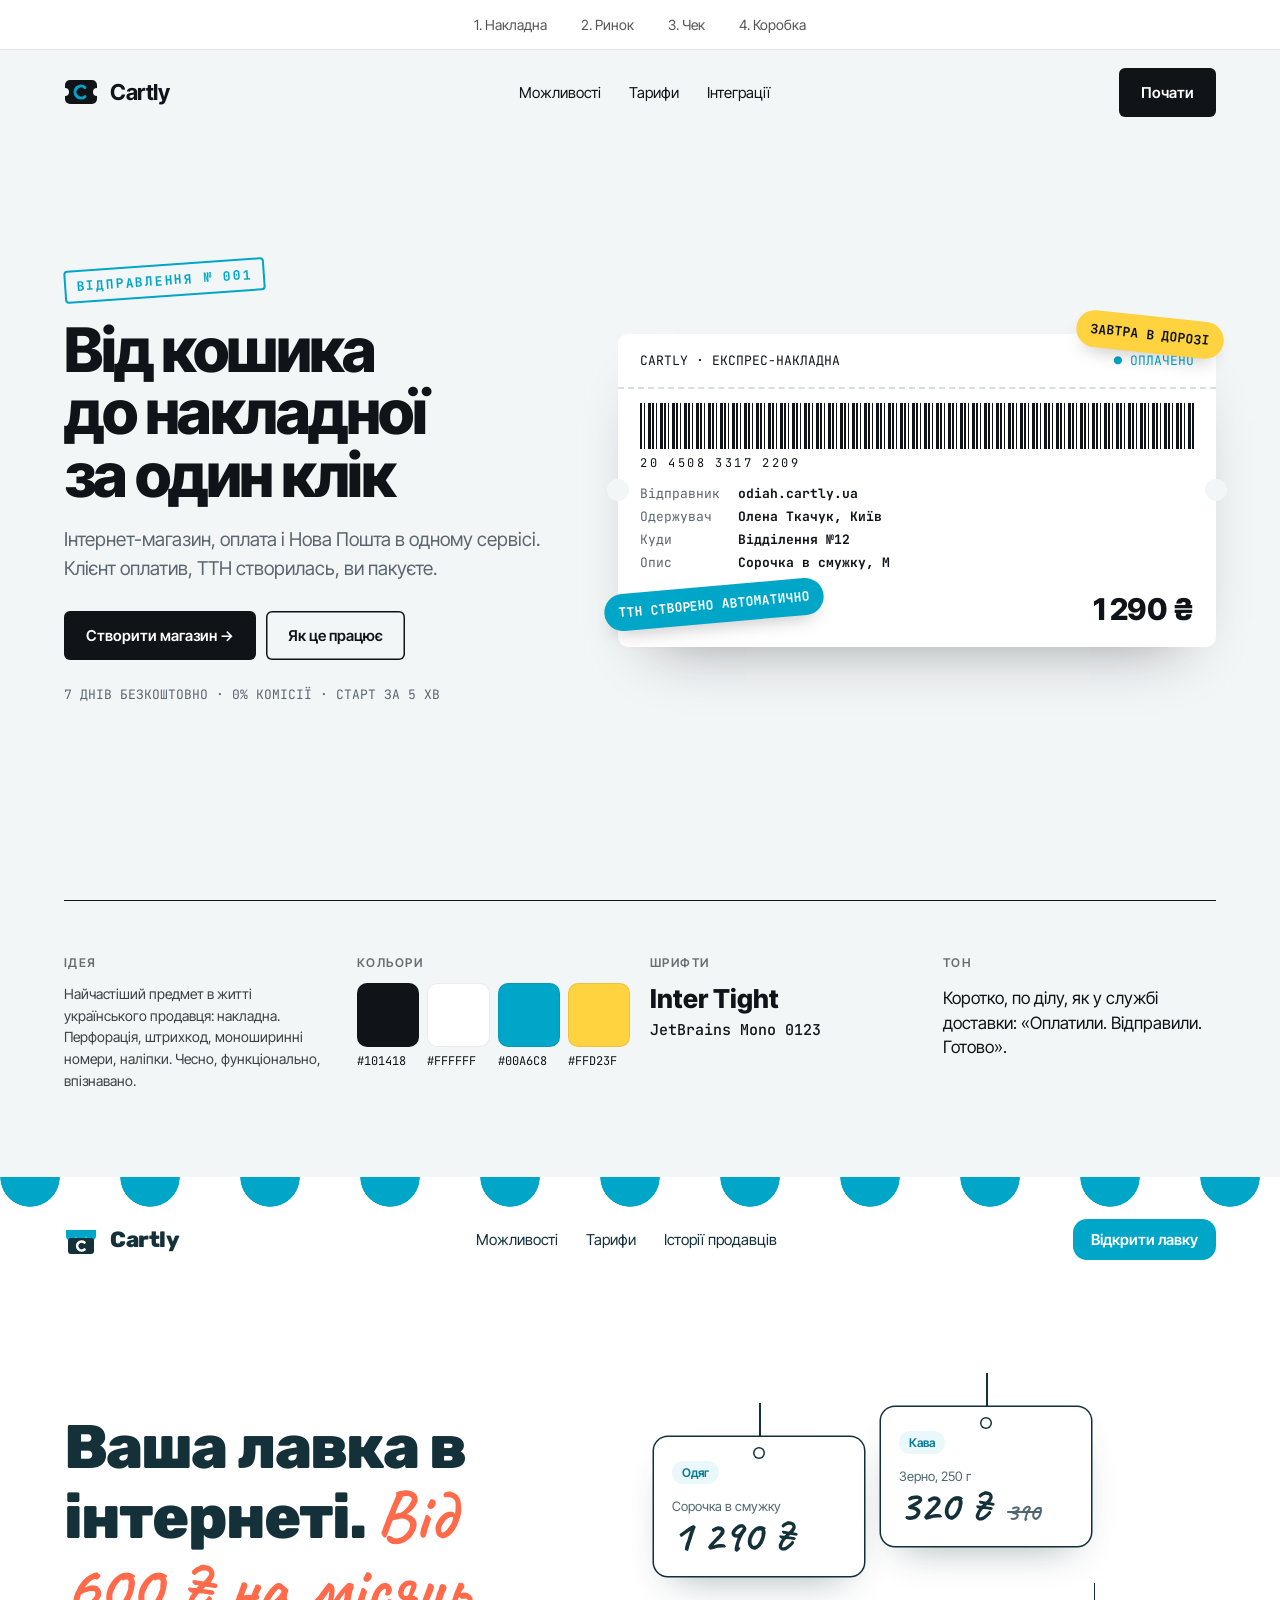
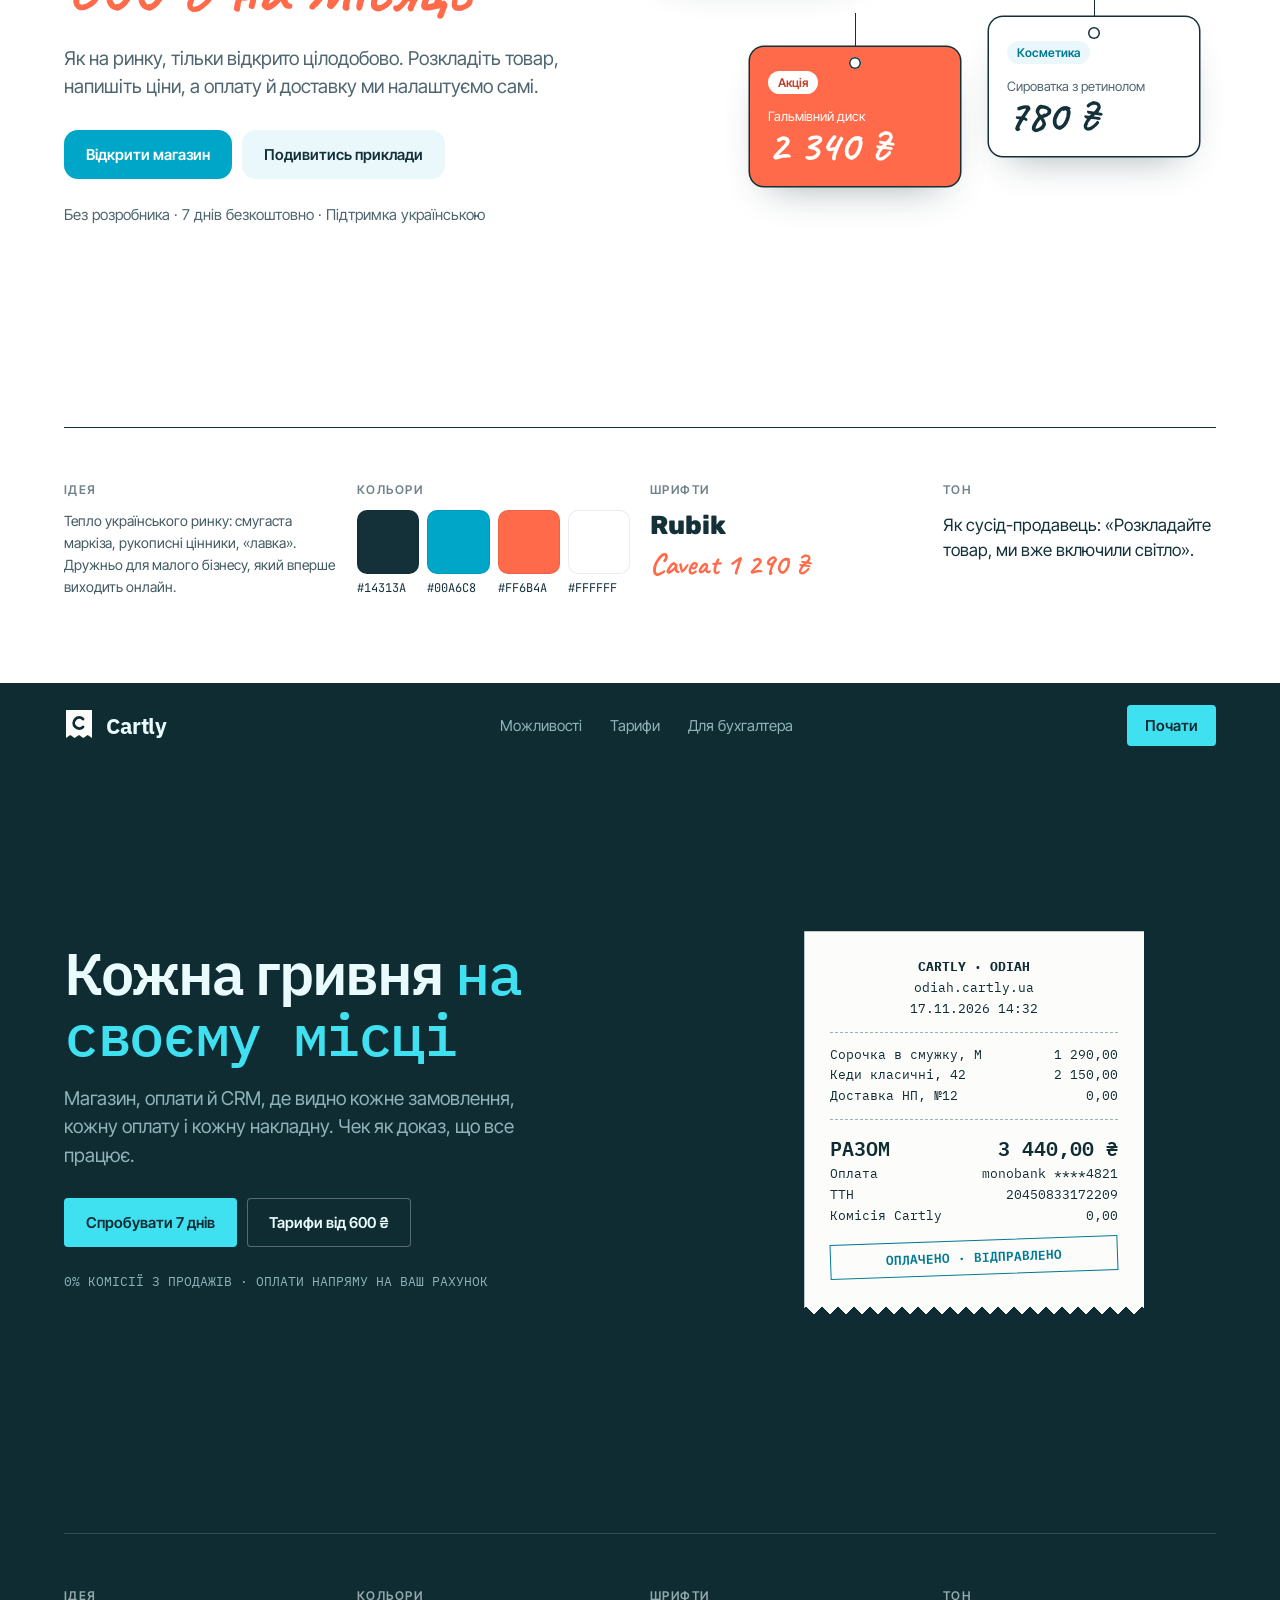
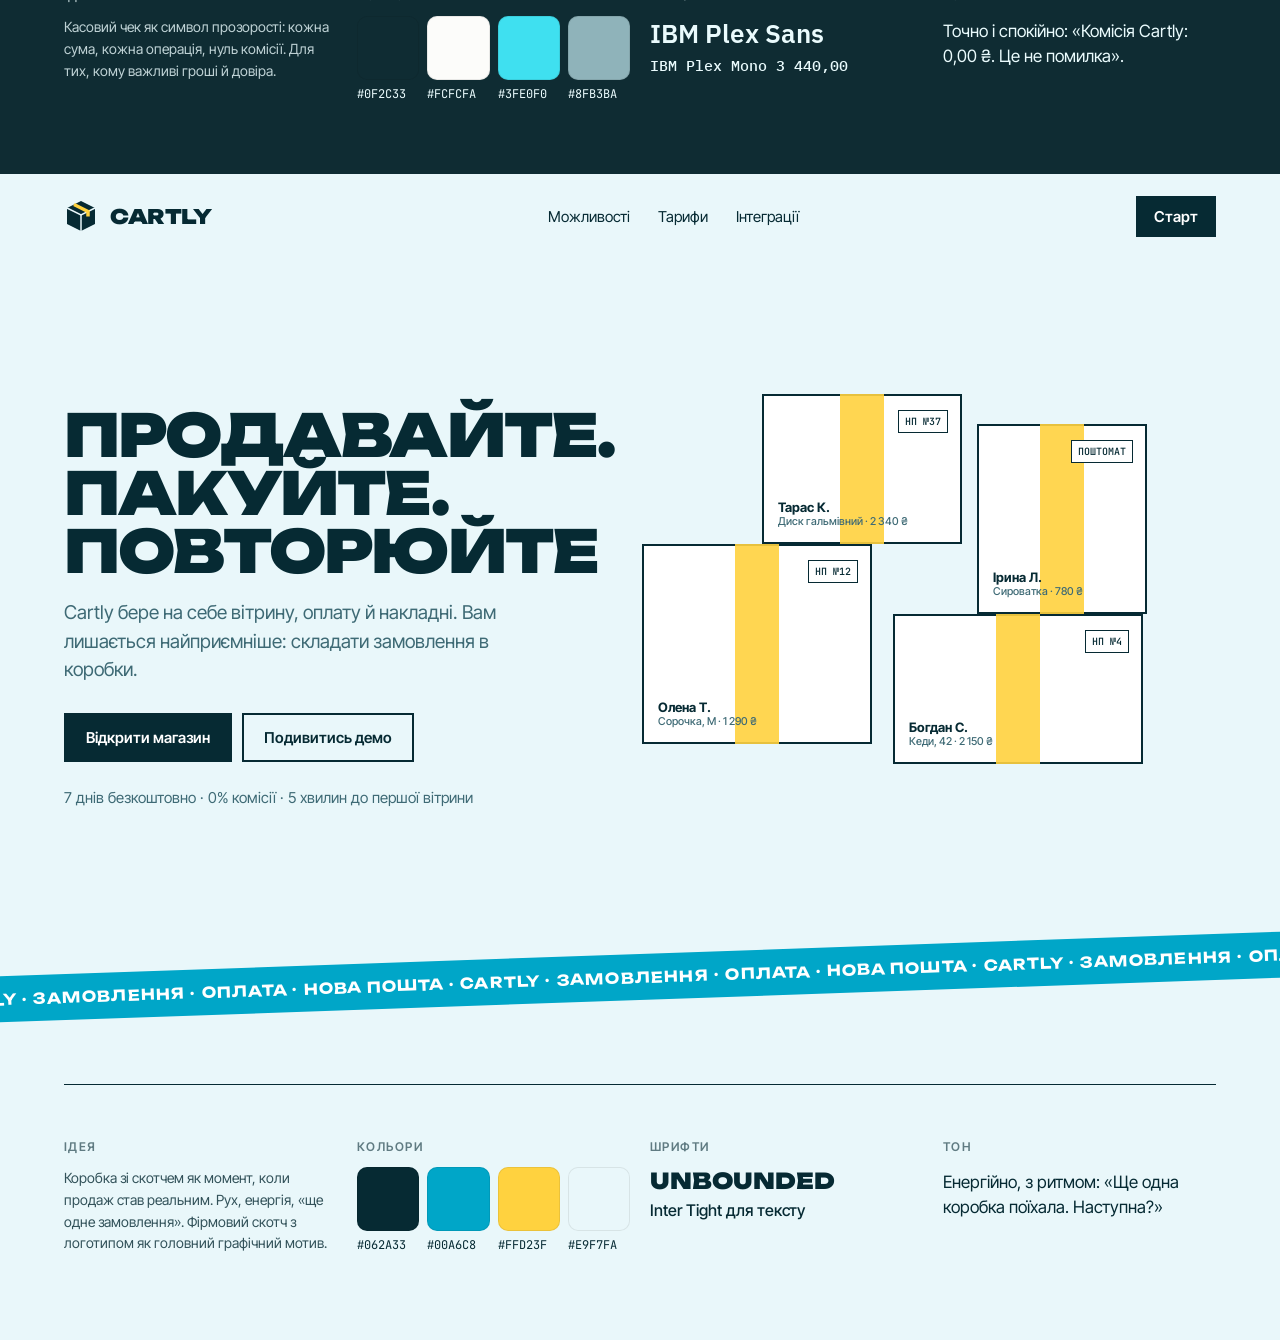
<file: brand-lab.html>
<!doctype html>
<html lang="uk">
<head>
<meta charset="utf-8">
<meta name="viewport" content="width=device-width, initial-scale=1">
<title>Cartly: власний стиль</title>
<link rel="preconnect" href="https://fonts.googleapis.com">
<link href="https://fonts.googleapis.com/css2?family=Inter+Tight:wght@400;500;600;700;800;900&family=JetBrains+Mono:wght@400;500;700&family=Rubik:wght@400;500;700;800&family=Caveat:wght@600;700&family=IBM+Plex+Mono:wght@400;500;600&family=IBM+Plex+Sans:wght@400;500;600;700&family=Unbounded:wght@500;700;900&display=swap" rel="stylesheet">
<style>
/* Чотири айдентики Cartly з предметів української онлайн-торгівлі: накладна, ринок, чек, коробка */
*{box-sizing:border-box} body{margin:0;font-family:"Inter Tight",system-ui,sans-serif} img{display:block;max-width:100%}
.tabs{position:sticky;top:0;z-index:30;display:flex;gap:6px;justify-content:center;padding:10px;background:rgb(255 255 255 / .92);backdrop-filter:blur(10px);border-bottom:1px solid #e6e6e6;font-size:14px}
.tabs a{color:#555;text-decoration:none;padding:6px 14px;border-radius:999px}.tabs a:hover{background:#f0f0f0}
section{position:relative;padding:0 clamp(20px,5vw,80px)}
.hero{min-height:calc(100vh - 50px);display:flex;flex-direction:column}
.nav{display:flex;align-items:center;justify-content:space-between;height:84px}
.nav .links{display:flex;gap:28px;font-size:15px}
.in{flex:1;display:grid;grid-template-columns:minmax(0,5fr) minmax(0,6fr);gap:56px;align-items:center;padding-bottom:6vh}
h1{margin:0;text-wrap:balance} .lead{font-size:19px;line-height:1.5;margin:20px 0 28px;max-width:31em}
.btns{display:flex;gap:10px;flex-wrap:wrap}.btns a{text-decoration:none;font-weight:600;font-size:15px;padding:15px 22px;display:inline-flex;align-items:center;gap:8px}
.board{padding-block:56px 72px;display:grid;grid-template-columns:repeat(4,minmax(0,1fr));gap:20px;border-top:1px solid currentColor}
.board h4{margin:0 0 14px;font:600 12px/1 "Inter Tight";letter-spacing:.12em;text-transform:uppercase;opacity:.6}
.sw{display:flex;gap:8px}.sw div{flex:1;font:12px "JetBrains Mono"}.sw b{display:block;height:64px;border-radius:10px;margin-bottom:6px;box-shadow:inset 0 0 0 1px rgb(0 0 0 / .08)}
.voice{font-size:17px;line-height:1.45}
.why{font-size:14px;line-height:1.55;opacity:.8}
.mark{display:flex;align-items:center;gap:12px;font-size:22px;font-weight:700;letter-spacing:-.02em}

/* ===== 1. НАКЛАДНА ===== */
#label{--paper:#FFFFFF;--ink:#101418;--a:#00A6C8;--y:#FFD23F;--mut:#5C6670;background:#F3F6F7;color:var(--ink)}
#label h1{font:800 clamp(40px,4.8vw,72px)/1.02 "Inter Tight";letter-spacing:-.04em}
#label .lead{color:var(--mut)} #label .mono{font-family:"JetBrains Mono"}
#label .b1{background:var(--ink);color:#fff;border-radius:6px}.b2l{color:var(--ink);border-radius:6px;box-shadow:inset 0 0 0 1.5px var(--ink)}
#label .stamp{display:inline-block;font:700 13px "JetBrains Mono";letter-spacing:.14em;text-transform:uppercase;color:var(--a);border:2px solid var(--a);padding:6px 10px;border-radius:4px;transform:rotate(-4deg);margin-bottom:22px}
.tkt{position:relative;background:var(--paper);border-radius:10px;box-shadow:0 30px 60px -36px rgb(16 20 24 / .45);font-family:"JetBrains Mono";font-size:13px;color:var(--ink)}
.tkt::before,.tkt::after{content:"";position:absolute;top:50%;width:22px;height:22px;border-radius:50%;background:#F3F6F7;transform:translateY(-50%)}.tkt::before{left:-11px}.tkt::after{right:-11px}
.tkt .top{display:flex;justify-content:space-between;padding:18px 22px;border-bottom:2px dashed #D7DEE2}
.tkt .bc{height:46px;margin:14px 22px 6px;background:repeating-linear-gradient(90deg,var(--ink) 0 2px,transparent 2px 4px,var(--ink) 4px 5px,transparent 5px 8px,var(--ink) 8px 11px,transparent 11px 12px)}
.tkt .rows{display:grid;grid-template-columns:auto 1fr;gap:6px 18px;padding:14px 22px 20px}.tkt .rows span{color:var(--mut)}
.tkt .big{font:800 30px "Inter Tight";letter-spacing:-.02em}
.stk{position:absolute;font:700 13px "JetBrains Mono";padding:10px 14px;border-radius:999px;background:var(--y);color:var(--ink);box-shadow:0 10px 20px -10px rgb(0 0 0 / .3)}
.art-l{position:relative;display:grid;gap:18px}

/* ===== 2. РИНОК ===== */
#market{--bg:#FFFFFF;--ink:#14313A;--a:#00A6C8;--c:#FF6B4A;--mut:#4F6670;background:var(--bg);color:var(--ink)}
#market .awn{position:absolute;left:0;right:0;top:0;height:30px;background:repeating-linear-gradient(90deg,var(--a) 0 60px,#fff 60px 120px);-webkit-mask:radial-gradient(circle 30px at 30px 0,#000 98%,transparent) 0 0/60px 30px repeat-x;mask:radial-gradient(circle 30px at 30px 0,#000 98%,transparent) 0 0/60px 30px repeat-x}
#market .nav{margin-top:20px}
#market h1{font:800 clamp(40px,4.8vw,74px)/1.03 "Rubik";letter-spacing:-.03em}
#market h1 .hand{font-family:"Caveat";font-weight:700;color:var(--c);font-size:1.15em;letter-spacing:0}
#market .lead{color:var(--mut)}
#market .b1{background:var(--a);color:#fff;border-radius:14px}#market .b2{color:var(--ink);border-radius:14px;background:#EAF8FB}
.tags{position:relative;height:460px}
.pt{position:absolute;width:210px;background:#fff;border-radius:14px 14px 14px 14px;padding:16px 18px 18px;box-shadow:0 18px 40px -20px rgb(20 49 58 / .45),0 0 0 1.5px var(--ink);transform-origin:50% -20px;animation:sway 5s ease-in-out infinite}
.pt::before{content:"";position:absolute;left:50%;top:-34px;width:1.5px;height:34px;background:var(--ink)}.pt::after{content:"";position:absolute;left:calc(50% - 6px);top:10px;width:12px;height:12px;border-radius:50%;box-shadow:inset 0 0 0 1.5px var(--ink);background:#fff}
.pt small{display:block;margin-top:14px;font-size:13px;color:var(--mut)}.pt .p{font:700 44px/1 "Caveat";color:var(--ink)}.pt .p s{font-size:.55em;color:var(--mut);margin-left:6px}
.pt .chip{display:inline-block;margin-top:8px;font-size:12px;font-weight:600;padding:4px 10px;border-radius:999px;background:#EAF8FB;color:#007A94}
@keyframes sway{50%{transform:rotate(var(--r2))}} @media (prefers-reduced-motion:reduce){.pt{animation:none}}

/* ===== 3. ЧЕК ===== */
#receipt{--bg:#0F2C33;--paper:#FCFCFA;--ink:#0F2C33;--a:#3FE0F0;--mut:#8FB3BA;background:var(--bg);color:#EAFBFD}
#receipt h1{font:600 clamp(40px,4.6vw,70px)/1.03 "IBM Plex Sans";letter-spacing:-.035em}
#receipt h1 em{font-style:normal;font-family:"IBM Plex Mono";font-weight:500;color:var(--a);letter-spacing:-.04em}
#receipt .lead{color:var(--mut)}
#receipt .b1{background:var(--a);color:var(--bg);border-radius:4px}#receipt .b2{color:#EAFBFD;border-radius:4px;box-shadow:inset 0 0 0 1px rgb(255 255 255 / .3)}
.rcpt{width:340px;margin-left:auto;margin-right:12%;background:var(--paper);color:var(--ink);font:13px/1.6 "IBM Plex Mono";padding:26px 26px 40px;position:relative;box-shadow:0 40px 80px -30px rgb(0 0 0 / .6);
  -webkit-mask:linear-gradient(#000,#000) top/100% calc(100% - 12px) no-repeat,conic-gradient(from -45deg at bottom,#0000,#000 1deg 89deg,#0000 90deg) bottom/16px 12px repeat-x;mask:linear-gradient(#000,#000) top/100% calc(100% - 12px) no-repeat,conic-gradient(from -45deg at bottom,#0000,#000 1deg 89deg,#0000 90deg) bottom/16px 12px repeat-x;
  animation:print 2.4s cubic-bezier(.2,.8,.2,1) both}
@keyframes print{from{clip-path:inset(0 0 100% 0)}to{clip-path:inset(0 0 0 0)}} @media (prefers-reduced-motion:reduce){.rcpt{animation:none}}
.rcpt .c{text-align:center}.rcpt hr{border:0;border-top:1px dashed #9CB0B4;margin:12px 0}.rcpt .l{display:flex;justify-content:space-between;gap:12px}.rcpt .tot{font-size:20px;font-weight:600}
.rcpt .ok{margin-top:14px;text-align:center;font-weight:600;color:#007A94;border:1.5px solid #007A94;padding:6px;transform:rotate(-2deg)}

/* ===== 4. КОРОБКА ===== */
#box{--bg:#E9F7FA;--ink:#062A33;--a:#00A6C8;--tape:#FFD23F;--mut:#3E6A75;background:var(--bg);color:var(--ink);overflow:hidden}
#box h1{font:900 clamp(38px,4.6vw,70px)/.98 "Unbounded";letter-spacing:-.03em;text-transform:uppercase}
#box .lead{color:var(--mut)}
#box .b1{background:var(--ink);color:#fff;border-radius:0}#box .b2{color:var(--ink);border-radius:0;box-shadow:inset 0 0 0 2px var(--ink)}
.tape{position:absolute;left:-5%;right:-5%;height:46px;background:var(--a);color:#fff;display:flex;align-items:center;gap:40px;white-space:nowrap;font:700 15px "Unbounded";letter-spacing:.08em;overflow:hidden}
.tape span{animation:run 22s linear infinite} @keyframes run{to{transform:translateX(-50%)}} @media (prefers-reduced-motion:reduce){.tape span{animation:none}}
.boxes{position:relative;height:500px}
.bx{position:absolute;background:#fff;border:2px solid var(--ink);display:flex;flex-direction:column;justify-content:flex-end;padding:14px;font:600 13px "Inter Tight"}
.bx::before{content:"";position:absolute;left:calc(50% - 22px);top:-2px;bottom:-2px;width:44px;background:var(--tape);opacity:.9}
.bx b,.bx small{position:relative}.bx small{display:block;font-weight:500;color:var(--mut)}
.bx .lb{position:absolute;right:12px;top:14px;background:#fff;border:1.5px solid var(--ink);font:500 10px "JetBrains Mono";padding:4px 6px}

@media (max-width:980px){.in{grid-template-columns:1fr}.board{grid-template-columns:1fr 1fr}.nav .links{display:none}.tags,.boxes{height:380px}.rcpt{margin:0 auto}}
</style>
</head>
<body>
<div class="tabs"><a href="#label">1. Накладна</a><a href="#market">2. Ринок</a><a href="#receipt">3. Чек</a><a href="#box">4. Коробка</a></div>

<!-- ============ 1. НАКЛАДНА ============ -->
<section id="label">
  <div class="hero">
    <div class="nav">
      <div class="mark"><svg width="34" height="34" viewBox="0 0 34 34"><rect x="1" y="5" width="32" height="24" rx="5" fill="#101418"/><circle cx="1" cy="17" r="4" fill="#F3F6F7"/><circle cx="33" cy="17" r="4" fill="#F3F6F7"/><path d="M21 12.5a6 6 0 1 0 0 9" stroke="#00A6C8" stroke-width="3" fill="none" stroke-linecap="round"/></svg>Cartly</div>
      <div class="links"><span>Можливості</span><span>Тарифи</span><span>Інтеграції</span></div>
      <div class="btns"><a class="b1" href="#">Почати</a></div>
    </div>
    <div class="in">
      <div>
        <span class="stamp">Відправлення № 001</span>
        <h1>Від кошика до накладної за один клік</h1>
        <p class="lead">Інтернет-магазин, оплата і Нова Пошта в одному сервісі. Клієнт оплатив, ТТН створилась, ви пакуєте.</p>
        <div class="btns"><a class="b1" href="#">Створити магазин →</a><a class="b2l" href="#">Як це працює</a></div>
        <p class="mono" style="margin-top:26px;font-size:13px;color:#5C6670">7 ДНІВ БЕЗКОШТОВНО · 0% КОМІСІЇ · СТАРТ ЗА 5 ХВ</p>
      </div>
      <div class="art-l">
        <div class="tkt">
          <div class="top"><span>CARTLY · ЕКСПРЕС-НАКЛАДНА</span><span style="color:#00A6C8">● ОПЛАЧЕНО</span></div>
          <div class="bc"></div><div class="mono" style="padding:0 22px;font-size:12px;letter-spacing:.2em">20 4508 3317 2209</div>
          <div class="rows"><span>Відправник</span><b>odiah.cartly.ua</b><span>Одержувач</span><b>Олена Ткачук, Київ</b><span>Куди</span><b>Відділення №12</b><span>Опис</span><b>Сорочка в смужку, M</b></div>
          <div style="display:flex;justify-content:space-between;align-items:end;padding:0 22px 20px"><span style="color:#5C6670">До сплати</span><span class="big">1 290 ₴</span></div>
        </div>
        <span class="stk" style="right:-8px;top:-18px;transform:rotate(6deg)">ЗАВТРА В ДОРОЗІ</span>
        <span class="stk" style="left:-14px;bottom:24px;background:#00A6C8;color:#fff;transform:rotate(-5deg)">ТТН СТВОРЕНО АВТОМАТИЧНО</span>
      </div>
    </div>
  </div>
  <div class="board">
    <div><h4>Ідея</h4><p class="why">Найчастіший предмет в житті українського продавця: накладна. Перфорація, штрихкод, моноширинні номери, наліпки. Чесно, функціонально, впізнавано.</p></div>
    <div><h4>Кольори</h4><div class="sw"><div><b style="background:#101418"></b>#101418</div><div><b style="background:#FFFFFF"></b>#FFFFFF</div><div><b style="background:#00A6C8"></b>#00A6C8</div><div><b style="background:#FFD23F"></b>#FFD23F</div></div></div>
    <div><h4>Шрифти</h4><p style="margin:0;font:800 26px 'Inter Tight'">Inter Tight</p><p style="margin:6px 0 0;font:500 15px 'JetBrains Mono'">JetBrains Mono 0123</p></div>
    <div><h4>Тон</h4><p class="voice">Коротко, по ділу, як у службі доставки: «Оплатили. Відправили. Готово».</p></div>
  </div>
</section>

<!-- ============ 2. РИНОК ============ -->
<section id="market">
  <div class="awn"></div>
  <div class="hero">
    <div class="nav">
      <div class="mark" style="font-family:Rubik;font-weight:800"><svg width="34" height="34" viewBox="0 0 34 34"><path d="M2 8h30v6a5 5 0 0 1-10 0 5 5 0 0 1-10 0 5 5 0 0 1-10 0z" fill="#00A6C8"/><rect x="4" y="16" width="26" height="16" rx="3" fill="#14313A"/><path d="M20.5 20.5a4.5 4.5 0 1 0 0 7" stroke="#fff" stroke-width="2.6" fill="none" stroke-linecap="round"/></svg>Cartly</div>
      <div class="links"><span>Можливості</span><span>Тарифи</span><span>Історії продавців</span></div>
      <div class="btns"><a class="b1" href="#" style="padding:11px 18px">Відкрити лавку</a></div>
    </div>
    <div class="in">
      <div>
        <h1>Ваша лавка в інтернеті. <span class="hand">Від 600 ₴ на місяць</span></h1>
        <p class="lead">Як на ринку, тільки відкрито цілодобово. Розкладіть товар, напишіть ціни, а оплату й доставку ми налаштуємо самі.</p>
        <div class="btns"><a class="b1" href="#">Відкрити магазин</a><a class="b2" href="#">Подивитись приклади</a></div>
        <p style="margin-top:26px;font-size:15px;color:#4F6670">Без розробника · 7 днів безкоштовно · Підтримка українською</p>
      </div>
      <div class="tags">
        <div class="pt" style="left:6%;top:40px;--r2:3deg"><span class="chip">Одяг</span><small>Сорочка в смужку</small><div class="p">1 290 ₴</div></div>
        <div class="pt" style="left:44%;top:10px;--r2:-4deg;animation-delay:-1.5s"><span class="chip">Кава</span><small>Зерно, 250 г</small><div class="p">320 ₴ <s>390</s></div></div>
        <div class="pt" style="left:22%;top:250px;--r2:-3deg;animation-delay:-3s;background:#FF6B4A;color:#fff"><span class="chip" style="background:#fff;color:#C2412A">Акція</span><small style="color:#fff">Гальмівний диск</small><div class="p" style="color:#fff">2 340 ₴</div></div>
        <div class="pt" style="left:62%;top:220px;--r2:4deg;animation-delay:-2s"><span class="chip">Косметика</span><small>Сироватка з ретинолом</small><div class="p">780 ₴</div></div>
      </div>
    </div>
  </div>
  <div class="board">
    <div><h4>Ідея</h4><p class="why">Тепло українського ринку: смугаста маркіза, рукописні цінники, «лавка». Дружньо для малого бізнесу, який вперше виходить онлайн.</p></div>
    <div><h4>Кольори</h4><div class="sw"><div><b style="background:#14313A"></b>#14313A</div><div><b style="background:#00A6C8"></b>#00A6C8</div><div><b style="background:#FF6B4A"></b>#FF6B4A</div><div><b style="background:#FFFFFF"></b>#FFFFFF</div></div></div>
    <div><h4>Шрифти</h4><p style="margin:0;font:800 26px Rubik">Rubik</p><p style="margin:4px 0 0;font:700 30px Caveat;color:#FF6B4A">Caveat 1 290 ₴</p></div>
    <div><h4>Тон</h4><p class="voice">Як сусід-продавець: «Розкладайте товар, ми вже включили світло».</p></div>
  </div>
</section>

<!-- ============ 3. ЧЕК ============ -->
<section id="receipt">
  <div class="hero">
    <div class="nav">
      <div class="mark" style="font-family:'IBM Plex Sans'"><svg width="30" height="34" viewBox="0 0 30 34"><path d="M2 2h26v28l-4.3-3-4.4 3-4.3-3-4.4 3-4.3-3L2 30z" fill="#FCFCFA"/><path d="M19 11a5.5 5.5 0 1 0 0 8" stroke="#0F2C33" stroke-width="2.8" fill="none" stroke-linecap="round"/></svg>Cartly</div>
      <div class="links" style="color:#8FB3BA"><span>Можливості</span><span>Тарифи</span><span>Для бухгалтера</span></div>
      <div class="btns"><a class="b1" href="#" style="padding:11px 18px">Почати</a></div>
    </div>
    <div class="in">
      <div>
        <h1>Кожна гривня <em>на своєму місці</em></h1>
        <p class="lead">Магазин, оплати й CRM, де видно кожне замовлення, кожну оплату і кожну накладну. Чек як доказ, що все працює.</p>
        <div class="btns"><a class="b1" href="#">Спробувати 7 днів</a><a class="b2" href="#">Тарифи від 600 ₴</a></div>
        <p style="margin-top:26px;font:13px 'IBM Plex Mono';color:#8FB3BA">0% КОМІСІЇ З ПРОДАЖІВ · ОПЛАТИ НАПРЯМУ НА ВАШ РАХУНОК</p>
      </div>
      <div class="rcpt">
        <div class="c"><b>CARTLY · ODIAH</b><br>odiah.cartly.ua<br>17.11.2026 14:32</div><hr>
        <div class="l"><span>Сорочка в смужку, M</span><span>1 290,00</span></div>
        <div class="l"><span>Кеди класичні, 42</span><span>2 150,00</span></div>
        <div class="l"><span>Доставка НП, №12</span><span>0,00</span></div><hr>
        <div class="l tot"><span>РАЗОМ</span><span>3 440,00 ₴</span></div>
        <div class="l"><span>Оплата</span><span>monobank ****4821</span></div>
        <div class="l"><span>ТТН</span><span>20450833172209</span></div>
        <div class="l"><span>Комісія Cartly</span><span>0,00</span></div>
        <div class="ok">ОПЛАЧЕНО · ВІДПРАВЛЕНО</div>
      </div>
    </div>
  </div>
  <div class="board" style="border-color:rgb(255 255 255 / .15)">
    <div><h4>Ідея</h4><p class="why">Касовий чек як символ прозорості: кожна сума, кожна операція, нуль комісії. Для тих, кому важливі гроші й довіра.</p></div>
    <div><h4>Кольори</h4><div class="sw"><div><b style="background:#0F2C33"></b>#0F2C33</div><div><b style="background:#FCFCFA"></b>#FCFCFA</div><div><b style="background:#3FE0F0"></b>#3FE0F0</div><div><b style="background:#8FB3BA"></b>#8FB3BA</div></div></div>
    <div><h4>Шрифти</h4><p style="margin:0;font:600 26px 'IBM Plex Sans'">IBM Plex Sans</p><p style="margin:6px 0 0;font:500 15px 'IBM Plex Mono'">IBM Plex Mono 3 440,00</p></div>
    <div><h4>Тон</h4><p class="voice">Точно і спокійно: «Комісія Cartly: 0,00 ₴. Це не помилка».</p></div>
  </div>
</section>

<!-- ============ 4. КОРОБКА ============ -->
<section id="box">
  <div class="hero">
    <div class="nav">
      <div class="mark" style="font-family:Unbounded;font-weight:900;text-transform:uppercase;font-size:20px"><svg width="34" height="34" viewBox="0 0 34 34"><path d="M17 2 31 9v16l-14 7-14-7V9z" fill="#062A33"/><path d="M3 9l14 7 14-7" stroke="#E9F7FA" stroke-width="1.5" fill="none"/><path d="M17 16v16" stroke="#E9F7FA" stroke-width="1.5"/><path d="M10 5.5 24 12.5v5" stroke="#FFD23F" stroke-width="3.5" fill="none"/></svg>Cartly</div>
      <div class="links"><span>Можливості</span><span>Тарифи</span><span>Інтеграції</span></div>
      <div class="btns"><a class="b1" href="#" style="padding:11px 18px">Старт</a></div>
    </div>
    <div class="in">
      <div>
        <h1>Продавайте. Пакуйте. Повторюйте</h1>
        <p class="lead">Cartly бере на себе вітрину, оплату й накладні. Вам лишається найприємніше: складати замовлення в коробки.</p>
        <div class="btns"><a class="b1" href="#">Відкрити магазин</a><a class="b2" href="#">Подивитись демо</a></div>
        <p style="margin-top:26px;font-size:15px;color:#3E6A75">7 днів безкоштовно · 0% комісії · 5 хвилин до першої вітрини</p>
      </div>
      <div class="boxes">
        <div class="bx" style="left:4%;top:180px;width:230px;height:200px"><span class="lb">НП №12</span><b>Олена Т.</b><small>Сорочка, M · 1 290 ₴</small></div>
        <div class="bx" style="left:46%;top:250px;width:250px;height:150px"><span class="lb">НП №4</span><b>Богдан С.</b><small>Кеди, 42 · 2 150 ₴</small></div>
        <div class="bx" style="left:24%;top:30px;width:200px;height:150px"><span class="lb">НП №37</span><b>Тарас К.</b><small>Диск гальмівний · 2 340 ₴</small></div>
        <div class="bx" style="left:60%;top:60px;width:170px;height:190px"><span class="lb">ПОШТОМАТ</span><b>Ірина Л.</b><small>Сироватка · 780 ₴</small></div>
      </div>
    </div>
  </div>
  <div class="tape" style="bottom:340px;transform:rotate(-2deg)"><span>CARTLY · ЗАМОВЛЕННЯ · ОПЛАТА · НОВА ПОШТА · CARTLY · ЗАМОВЛЕННЯ · ОПЛАТА · НОВА ПОШТА · CARTLY · ЗАМОВЛЕННЯ · ОПЛАТА · НОВА ПОШТА · CARTLY · ЗАМОВЛЕННЯ · ОПЛАТА · НОВА ПОШТА ·</span></div>
  <div class="board" style="margin-top:60px">
    <div><h4>Ідея</h4><p class="why">Коробка зі скотчем як момент, коли продаж став реальним. Рух, енергія, «ще одне замовлення». Фірмовий скотч з логотипом як головний графічний мотив.</p></div>
    <div><h4>Кольори</h4><div class="sw"><div><b style="background:#062A33"></b>#062A33</div><div><b style="background:#00A6C8"></b>#00A6C8</div><div><b style="background:#FFD23F"></b>#FFD23F</div><div><b style="background:#E9F7FA"></b>#E9F7FA</div></div></div>
    <div><h4>Шрифти</h4><p style="margin:0;font:900 22px Unbounded;text-transform:uppercase">Unbounded</p><p style="margin:6px 0 0;font:500 16px 'Inter Tight'">Inter Tight для тексту</p></div>
    <div><h4>Тон</h4><p class="voice">Енергійно, з ритмом: «Ще одна коробка поїхала. Наступна?»</p></div>
  </div>
</section>
</body>
</html>
</file>
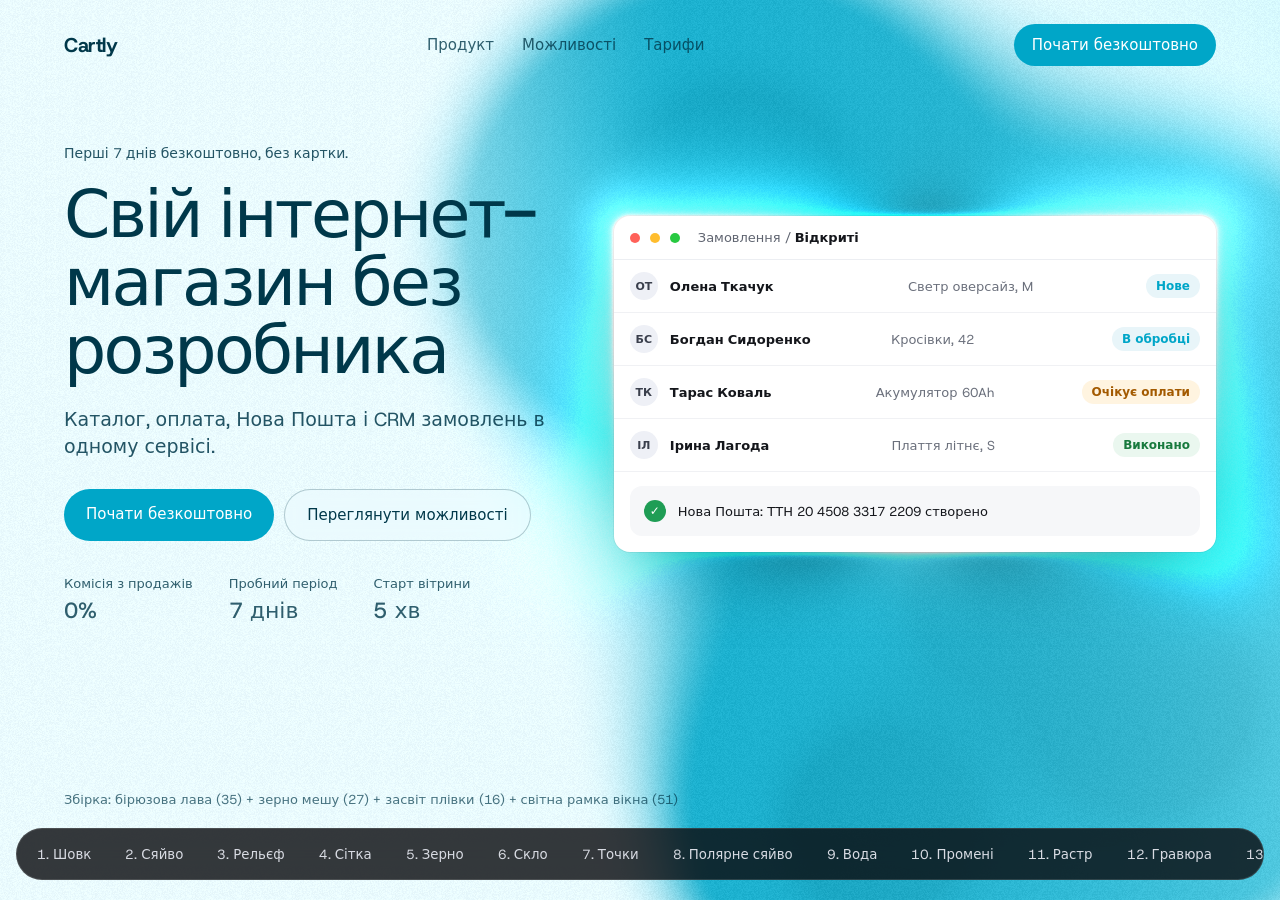
<file: hero-lab.html>
<!doctype html>
<html lang="uk">
<head>
<meta charset="utf-8">
<meta name="viewport" content="width=device-width, initial-scale=1">
<title>Cartly: варіанти першого екрана</title>
<link rel="preconnect" href="https://fonts.googleapis.com">
<link href="https://fonts.googleapis.com/css2?family=Host+Grotesk:wght@400..700&family=Archivo+Black&family=JetBrains+Mono:wght@400;700&family=Space+Grotesk:wght@500;700&family=Jost:wght@400;700;900&family=Inter+Tight:wght@500;800;900&family=Instrument+Serif:ital@0;1&family=Syne:wght@700;800&family=Oswald:wght@500;700&family=Unbounded:wght@600;900&family=Noto+Serif:wght@300;400&family=VT323&family=Playfair+Display:ital,wght@0,700;1,400&display=swap" rel="stylesheet">
<style>
:root { --bg:#F3F4FF; --ink:#0D1A7A; --accent:#1F3BFF; --accent-ink:#fff; --card:#ffffff; --card-ink:#14161b; }
* { box-sizing: border-box; }
html, body { margin: 0; height: 100%; font-family: "Host Grotesk", system-ui, sans-serif; }
body { background: #0c0d10; color: #fff; }
.bar { position: fixed; z-index: 10; left: 50%; bottom: 20px; transform: translateX(-50%); display: flex; gap: 6px; flex-wrap: nowrap; overflow-x: auto; scrollbar-width: none;
  padding: 6px; border-radius: 999px; width: max-content; background: rgb(12 13 16 / .82); backdrop-filter: blur(12px); border: 1px solid rgb(255 255 255 / .12); max-width: calc(100% - 32px); }
.bar button { font: 500 13px/1 inherit; font-family: inherit; color: #d8dbe3; background: none; border: 0; padding: 10px 14px; border-radius: 999px; cursor: pointer; white-space: nowrap; }
.bar button:hover { background: rgb(255 255 255 / .08); }
.bar button[aria-pressed="true"] { background: #fff; color: #0c0d10; }
.hero { position: relative; isolation: isolate; height: 100vh; min-height: 640px; overflow: hidden; background: var(--bg); color: var(--ink); transition: background-color .4s; }
.hero > .stage { position: absolute; inset: 0; z-index: -1; }
.nav { display: flex; align-items: center; justify-content: space-between; padding: 24px clamp(20px, 5vw, 80px); font-size: 15px; }
.nav b { font-size: 20px; letter-spacing: -.02em; }
.nav nav { display: flex; gap: 28px; opacity: .8; }
.nav .cta { background: var(--accent); color: var(--accent-ink); padding: 11px 18px; border-radius: 999px; font-weight: 500; }
.in { display: grid; grid-template-columns: minmax(0, 5fr) minmax(0, 6fr); gap: 48px; align-items: center; padding: 6vh clamp(20px, 5vw, 80px) 0; }
.notice { font-size: 14px; opacity: .85; margin: 0 0 18px; }
h1 { margin: 0; font-size: clamp(40px, 5.2vw, 76px); line-height: 1.02; letter-spacing: -.04em; font-weight: 500; text-wrap: balance; }
.lead { font-size: 19px; line-height: 1.45; max-width: 30em; opacity: .85; margin: 22px 0 28px; }
.btns { display: flex; gap: 10px; flex-wrap: wrap; }
.btns a { padding: 15px 22px; border-radius: 999px; font-weight: 500; font-size: 15px; text-decoration: none; }
.b1 { background: var(--accent); color: var(--accent-ink); }
.b2 { color: var(--ink); border: 1px solid color-mix(in oklab, var(--ink) 25%, transparent); background: color-mix(in oklab, var(--bg) 40%, transparent); backdrop-filter: blur(8px); }
.facts { display: flex; gap: 36px; margin-top: 34px; font-size: 13px; opacity: .8; }
.facts b { display: block; font-size: 22px; opacity: 1; margin-top: 4px; font-weight: 500; }
.win { background: var(--card); color: var(--card-ink); border-radius: 16px; box-shadow: 0 30px 80px -30px rgb(0 0 0 / .45), 0 0 0 1px rgb(0 0 0 / .06); overflow: hidden; font-size: 13px; }
.win .top { display: flex; align-items: center; gap: 10px; padding: 13px 16px; border-bottom: 1px solid #eceef2; color: #5f6470; }
.win .top i { width: 10px; height: 10px; border-radius: 50%; background: #e3e5ea; display: inline-block; }
.win .top i:nth-child(1){background:#ff6159}.win .top i:nth-child(2){background:#ffbd2e}.win .top i:nth-child(3){background:#28c941}
.win .row { display: grid; grid-template-columns: 28px 1fr 1fr auto; gap: 12px; align-items: center; padding: 12px 16px; border-bottom: 1px solid #f0f1f4; }
.win .av { width: 28px; height: 28px; border-radius: 50%; display: grid; place-items: center; font-size: 11px; font-weight: 600; background: #eef0f6; color: #3a3f4c; }
.win .who { font-weight: 600; } .win .sub { color: #6b707c; }
.st { padding: 4px 10px; border-radius: 999px; font-size: 12px; font-weight: 600; background: color-mix(in oklab, var(--accent) 12%, white); color: var(--accent); }
.st.ok { background: #eaf7ef; color: #187a3e; } .st.pay { background: #fff4e0; color: #a35a00; }
.np { margin: 14px 16px 16px; padding: 14px; border-radius: 12px; background: #f6f7f9; display: flex; align-items: center; gap: 12px; }
.np .ic { width: 22px; height: 22px; border-radius: 50%; background: #1f9d55; color: #fff; display: grid; place-items: center; font-size: 12px; font-weight: 700; }
.label { position: absolute; left: clamp(20px, 5vw, 80px); bottom: 92px; font-size: 13px; opacity: .7; }

/* ===== стилі (54+) ===== */
.hero[data-style] .stage .deco { position:absolute; inset:0; pointer-events:none; }
/* Швейцарський брутальний друк */
.hero[data-style="swiss-brutal"] { font-family:"JetBrains Mono",monospace; }
.hero[data-style="swiss-brutal"] h1 { font-family:"Archivo Black",sans-serif; text-transform:uppercase; letter-spacing:-.05em; line-height:.86; font-size:clamp(46px,6.4vw,104px); }
.hero[data-style="swiss-brutal"] :is(.notice,.facts,.nav,.lead) { text-transform:uppercase; letter-spacing:.06em; font-size:13px; }
.hero[data-style="swiss-brutal"] .btns a, .hero[data-style="swiss-brutal"] .nav .cta { border-radius:0; border:2px solid var(--ink); text-transform:uppercase; font-family:"JetBrains Mono"; letter-spacing:.06em; }
.hero[data-style="swiss-brutal"] .b2 { backdrop-filter:none; background:transparent; }
.hero[data-style="swiss-brutal"] .win { border-radius:0; box-shadow:none; border:2px solid var(--ink); font-family:"JetBrains Mono"; }
.hero[data-style="swiss-brutal"] .win .st, .hero[data-style="swiss-brutal"] .np { border-radius:0; }
/* Тактичний термінал */
.hero[data-style="terminal"] { font-family:"JetBrains Mono",monospace; }
.hero[data-style="terminal"] h1 { font-family:"JetBrains Mono"; font-weight:700; text-transform:uppercase; letter-spacing:-.02em; font-size:clamp(36px,4.6vw,70px); }
.hero[data-style="terminal"] h1::before { content:"> "; color:var(--accent); }
.hero[data-style="terminal"] :is(.notice,.facts,.nav) { text-transform:uppercase; letter-spacing:.1em; font-size:12px; }
.hero[data-style="terminal"] .btns a, .hero[data-style="terminal"] .nav .cta { border-radius:0; text-transform:uppercase; letter-spacing:.08em; }
.hero[data-style="terminal"] .b1::before { content:"[ "; } .hero[data-style="terminal"] .b1::after { content:" ]"; }
.hero[data-style="terminal"] .win { border-radius:0; background:#0f0f0f; color:#eaeaea; border:1px solid #333; box-shadow:none; font-family:"JetBrains Mono"; }
.hero[data-style="terminal"] .win .top, .hero[data-style="terminal"] .win .row { border-color:#262626; color:#9a9a9a; } .hero[data-style="terminal"] .win .who, .hero[data-style="terminal"] .win .top b { color:#eaeaea !important; }
.hero[data-style="terminal"] .win .av { background:#1d1d1d; color:#eaeaea; border-radius:0; } .hero[data-style="terminal"] .win .st { border-radius:0; background:transparent; border:1px solid currentColor; }
.hero[data-style="terminal"] .np { background:#161616; border-radius:0; color:#4AF626; } .hero[data-style="terminal"] .np .ic { background:#4AF626; color:#0a0a0a; border-radius:0; }
.hero[data-style="terminal"]::after { content:""; position:absolute; inset:0; pointer-events:none; background:repeating-linear-gradient(0deg, rgb(255 255 255 / .03) 0 1px, transparent 1px 3px); }
/* Необруталізм */
.hero[data-style="neo-brutal"] { font-family:"Space Grotesk",sans-serif; }
.hero[data-style="neo-brutal"] h1 { font-weight:700; letter-spacing:-.04em; }
.hero[data-style="neo-brutal"] .btns a, .hero[data-style="neo-brutal"] .nav .cta { border:3px solid #111; border-radius:12px; box-shadow:5px 5px 0 #111; font-weight:700; color:#111; transition:transform .12s, box-shadow .12s; }
.hero[data-style="neo-brutal"] .btns a:hover { transform:translate(2px,2px); box-shadow:3px 3px 0 #111; }
.hero[data-style="neo-brutal"] .b2 { background:#fff; backdrop-filter:none; }
.hero[data-style="neo-brutal"] .win { border:3px solid #111; border-radius:16px; box-shadow:10px 10px 0 #111; }
.hero[data-style="neo-brutal"] .win .st { border:2px solid #111; color:#111; }
/* Баугауз */
.hero[data-style="bauhaus"] { font-family:"Jost",sans-serif; }
.hero[data-style="bauhaus"] h1 { font-weight:900; letter-spacing:-.03em; text-transform:lowercase; }
.hero[data-style="bauhaus"] .btns a, .hero[data-style="bauhaus"] .nav .cta { border-radius:0; font-weight:700; }
.hero[data-style="bauhaus"] .b2 { border:2px solid var(--ink); backdrop-filter:none; background:transparent; }
.hero[data-style="bauhaus"] .win { border-radius:0; box-shadow:12px 12px 0 #1f3a93; }
/* Інтернаціональний стиль */
.hero[data-style="swiss"] { font-family:"Inter Tight",sans-serif; }
.hero[data-style="swiss"] h1 { font-weight:800; letter-spacing:-.055em; line-height:.92; font-size:clamp(48px,6.6vw,108px); }
.hero[data-style="swiss"] .btns a, .hero[data-style="swiss"] .nav .cta { border-radius:0; }
.hero[data-style="swiss"] .b2 { border:0; border-bottom:2px solid var(--ink); border-radius:0; padding-inline:0; backdrop-filter:none; background:none; }
.hero[data-style="swiss"] .win { border-radius:0; box-shadow:none; border-top:6px solid var(--accent); }
/* Редакційний */
.hero[data-style="editorial"] { font-family:"Inter Tight",sans-serif; }
.hero[data-style="editorial"] h1 { font-family:"Instrument Serif",serif; font-weight:400; letter-spacing:-.02em; line-height:.95; font-size:clamp(52px,6.8vw,112px); }
.hero[data-style="editorial"] h1 em { font-style:italic; }
.hero[data-style="editorial"] .btns a, .hero[data-style="editorial"] .nav .cta { border-radius:0; text-transform:uppercase; letter-spacing:.12em; font-size:12px; }
.hero[data-style="editorial"] .win { border-radius:2px; }
/* Y2K хром */
.hero[data-style="y2k"] { font-family:"Syne",sans-serif; }
.hero[data-style="y2k"] h1 { font-weight:800; letter-spacing:-.04em; }
.hero[data-style="y2k"] .btns a, .hero[data-style="y2k"] .nav .cta { border-radius:999px; background:linear-gradient(180deg,#fff,#cfd8e6 45%,#9fb0c8 55%,#e9eef6); color:#0b1d4a; border:1px solid #8ea0bd; box-shadow:inset 0 1px 0 #fff, 0 6px 18px -6px rgb(0 40 140 / .5); }
.hero[data-style="y2k"] .win { border-radius:24px; border:1px solid rgb(255 255 255 / .6); }
/* Конструктивізм */
.hero[data-style="constructivist"] { font-family:"Oswald",sans-serif; }
.hero[data-style="constructivist"] h1 { text-transform:uppercase; font-weight:700; letter-spacing:-.01em; line-height:.9; font-size:clamp(52px,7vw,116px); }
.hero[data-style="constructivist"] .btns a, .hero[data-style="constructivist"] .nav .cta { border-radius:0; text-transform:uppercase; letter-spacing:.06em; }
.hero[data-style="constructivist"] .win { border-radius:0; transform:rotate(-3deg); box-shadow:none; border:3px solid #111; }
/* Супрематизм */
.hero[data-style="suprematism"] { font-family:"Jost",sans-serif; }
.hero[data-style="suprematism"] h1 { font-weight:700; letter-spacing:-.03em; }
.hero[data-style="suprematism"] .btns a, .hero[data-style="suprematism"] .nav .cta { border-radius:0; }
.hero[data-style="suprematism"] .win { border-radius:0; box-shadow:none; border:1px solid #111; }
/* Скло */
.hero[data-style="glass"] .win { background:rgb(255 255 255 / .1); color:#fff; backdrop-filter:blur(24px) saturate(1.4); border:1px solid rgb(255 255 255 / .22); }
.hero[data-style="glass"] .win .top, .hero[data-style="glass"] .win .row { border-color:rgb(255 255 255 / .12); color:rgb(255 255 255 / .7); } .hero[data-style="glass"] .win .who, .hero[data-style="glass"] .win .top b { color:#fff !important; }
.hero[data-style="glass"] .win .av { background:rgb(255 255 255 / .15); color:#fff; } .hero[data-style="glass"] .np { background:rgb(255 255 255 / .08); }
.hero[data-style="glass"] .b2 { border-color:rgb(255 255 255 / .35); background:rgb(255 255 255 / .08); }
/* Японський мінімалізм */
.hero[data-style="zen"] { font-family:"Noto Serif",serif; }
.hero[data-style="zen"] h1 { font-weight:300; letter-spacing:-.01em; font-size:clamp(38px,4.4vw,68px); line-height:1.15; }
.hero[data-style="zen"] .btns a, .hero[data-style="zen"] .nav .cta { border-radius:0; font-family:"Inter Tight"; font-weight:500; letter-spacing:.04em; }
.hero[data-style="zen"] .b2 { border:0; border-bottom:1px solid var(--ink); border-radius:0; backdrop-filter:none; background:none; }
.hero[data-style="zen"] .win { border-radius:0; box-shadow:0 30px 60px -40px rgb(0 0 0 / .25); }
/* ЕПТ-термінал */
.hero[data-style="crt"] { font-family:"VT323",monospace; }
.hero[data-style="crt"] h1 { font-family:"VT323"; font-weight:400; font-size:clamp(44px,5.2vw,86px); line-height:.9; text-transform:uppercase; text-shadow:0 0 12px var(--accent); }
.hero[data-style="crt"] :is(.notice,.lead,.facts,.nav) { font-size:22px; text-shadow:0 0 8px var(--accent); }
.hero[data-style="crt"] .btns a, .hero[data-style="crt"] .nav .cta { border-radius:0; font-size:22px; }
.hero[data-style="crt"] .win { border-radius:0; background:#031a06; color:#7dff8a; border:1px solid #1d5a24; font-family:"VT323"; font-size:18px; box-shadow:0 0 40px -10px #39ff5a; }
.hero[data-style="crt"] .win .top, .hero[data-style="crt"] .win .row { border-color:#0f3a14; color:#4fd860; } .hero[data-style="crt"] .win .who, .hero[data-style="crt"] .win .top b { color:#b6ffbe !important; }
.hero[data-style="crt"] .win .av, .hero[data-style="crt"] .win .st, .hero[data-style="crt"] .np, .hero[data-style="crt"] .np .ic { border-radius:0; background:transparent; border:1px solid #2f8a3a; color:#7dff8a; }
.hero[data-style="crt"]::after { content:""; position:absolute; inset:0; pointer-events:none; background:repeating-linear-gradient(0deg, rgb(0 0 0 / .28) 0 1px, transparent 1px 3px); animation:crt 6s steps(60) infinite; }
@keyframes crt { 50% { opacity:.85 } }
/* Рейв / кислотний */
.hero[data-style="acid"] { font-family:"Unbounded",sans-serif; }
.hero[data-style="acid"] h1 { font-weight:900; letter-spacing:-.04em; text-transform:uppercase; line-height:.92; font-size:clamp(32px,4.2vw,68px); }
.hero[data-style="acid"] .btns a, .hero[data-style="acid"] .nav .cta { border-radius:999px; font-weight:600; }
.hero[data-style="acid"] .win { border-radius:28px; }
/* Креслення */
.hero[data-style="blueprint"] { font-family:"JetBrains Mono",monospace; }
.hero[data-style="blueprint"] h1 { font-family:"Inter Tight"; font-weight:500; letter-spacing:-.04em; }
.hero[data-style="blueprint"] .btns a, .hero[data-style="blueprint"] .nav .cta { border-radius:0; }
.hero[data-style="blueprint"] .b2 { border:1px dashed var(--ink); backdrop-filter:none; background:none; }
.hero[data-style="blueprint"] .win { border-radius:0; box-shadow:none; outline:1px dashed rgb(255 255 255 / .6); outline-offset:10px; }
/* Газета */
.hero[data-style="newspaper"] { font-family:"Noto Serif",serif; }
.hero[data-style="newspaper"] h1 { font-family:"Playfair Display",serif; font-weight:700; letter-spacing:-.02em; line-height:.95; font-size:clamp(48px,6vw,96px); }
.hero[data-style="newspaper"] .btns a, .hero[data-style="newspaper"] .nav .cta { border-radius:0; font-family:"Inter Tight"; text-transform:uppercase; letter-spacing:.1em; font-size:12px; }
.hero[data-style="newspaper"] .win { border-radius:0; box-shadow:none; border:1px solid #111; filter:grayscale(1); }
/* Мемфіс */
.hero[data-style="memphis"] { font-family:"Space Grotesk",sans-serif; }
.hero[data-style="memphis"] h1 { font-weight:700; letter-spacing:-.04em; }
.hero[data-style="memphis"] .btns a, .hero[data-style="memphis"] .nav .cta { border-radius:0; border:2px solid #111; box-shadow:4px 4px 0 #111; color:#111; }
.hero[data-style="memphis"] .win { border:2px solid #111; border-radius:0; box-shadow:12px 12px 0 #00C2A8; }
@media (max-width: 860px) { .in { grid-template-columns: 1fr; } .nav nav { display: none; } .win { display: none; } }
</style>
</head>
<body>
<section class="hero" id="hero">
  <div class="stage" id="stage"></div>
  <div class="nav"><b>Cartly</b><nav><span>Продукт</span><span>Можливості</span><span>Тарифи</span></nav><span class="cta">Почати безкоштовно</span></div>
  <div class="in">
    <div>
      <p class="notice">Перші 7 днів безкоштовно, без картки.</p>
      <h1>Свій інтернет-магазин без розробника</h1>
      <p class="lead">Каталог, оплата, Нова Пошта і CRM замовлень в одному сервісі.</p>
      <div class="btns"><a class="b1" href="#">Почати безкоштовно</a><a class="b2" href="#">Переглянути можливості</a></div>
      <div class="facts"><div>Комісія з продажів<b>0%</b></div><div>Пробний період<b>7 днів</b></div><div>Старт вітрини<b>5 хв</b></div></div>
    </div>
    <div class="win" aria-hidden="true">
      <div class="top"><i></i><i></i><i></i><span style="margin-left:8px">Замовлення / <b style="color:#14161b">Відкриті</b></span></div>
      <div class="row"><span class="av">ОТ</span><span class="who">Олена Ткачук</span><span class="sub">Светр оверсайз, M</span><span class="st">Нове</span></div>
      <div class="row"><span class="av">БС</span><span class="who">Богдан Сидоренко</span><span class="sub">Кросівки, 42</span><span class="st">В обробці</span></div>
      <div class="row"><span class="av">ТК</span><span class="who">Тарас Коваль</span><span class="sub">Акумулятор 60Ah</span><span class="st pay">Очікує оплати</span></div>
      <div class="row"><span class="av">ІЛ</span><span class="who">Ірина Лагода</span><span class="sub">Плаття літнє, S</span><span class="st ok">Виконано</span></div>
      <div class="np"><span class="ic">✓</span><span>Нова Пошта: ТТН 20 4508 3317 2209 створено</span></div>
    </div>
  </div>
  <div class="label" id="label"></div>
</section>
<div class="bar" id="bar" role="group" aria-label="Варіанти"></div>

<script type="module">
import fx from './assets/effects/fx.js';
import { FX as CFX, rgba } from './assets/hero-lab-fx.js';
import { mountGL } from './assets/hero-lab-gl.js';

// Варіанти: двоколірна палітра + один ефект за текстом. calm тримає зону заголовка спокійною.
const V = [
  { id: 'silk-folds',    name: '1. Шовк',          note: 'Ультрамарин і молочний, мʼякі шовкові складки',
    p: { bg: '#F3F4FF', surface: '#E3E7FF', ink: '#0D1A7A', muted: '#4D5BA8', accent: '#1F3BFF', accentInk: '#ffffff' } },
  { id: 'gradient-mesh', name: '2. Сяйво',         note: 'Нічний синій, повільний градієнт світла',
    p: { bg: '#0A1330', surface: '#14224F', ink: '#EAF1FF', muted: '#9FB3E0', accent: '#3D6BFF', accentInk: '#ffffff' } },
  { id: 'contour-lines', name: '3. Рельєф',        note: 'Лісовий і мʼятний, лінії рельєфу, як на карті маршрутів',
    p: { bg: '#EEF6F1', surface: '#DCEBE2', ink: '#0F3D2E', muted: '#4D7363', accent: '#0F3D2E', accentInk: '#EEF6F1' } },
  { id: 'grid-pulse',    name: '4. Сітка',         note: 'Графіт і лайм, по сітці біжать імпульси',
    p: { bg: '#0E0F12', surface: '#1A1C21', ink: '#F2F5E8', muted: '#9AA090', accent: '#D7FF3A', accentInk: '#0E0F12' } },
  { id: 'grain-gradient',name: '5. Зерно',         note: 'Кобальт і лимонний, градієнт з плівковим зерном',
    p: { bg: '#0038E0', surface: '#1F55F0', ink: '#F6FFB0', muted: '#C9D6FF', accent: '#F6FFB0', accentInk: '#0038E0' } },
  { id: 'fluted-glass',  name: '6. Скло',          note: 'Глибокий рожевий Cartly за рифленим склом',
    p: { bg: '#1A0510', surface: '#3A0A22', ink: '#FFE9F2', muted: '#E3A6C0', accent: '#FF2E86', accentInk: '#ffffff' } },
  { id: 'dot-terrain',   name: '7. Точки',         note: 'Світлий графіт і фірмовий рожевий, точковий рельєф',
    p: { bg: '#F5F6F8', surface: '#E6E8ED', ink: '#16181D', muted: '#5F6470', accent: '#D0106F', accentInk: '#ffffff' } },
  { id: 'aurora-curtains', name: '8. Полярне сяйво', note: 'Майже чорний і аквамарин, завіси північного сяйва',
    p: { bg: '#04161A', surface: '#0A2A30', ink: '#E6FFF8', muted: '#8CC9BA', accent: '#3DF2C8', accentInk: '#04161A' } },
  { id: 'caustics',      name: '9. Вода',          note: 'Світла бірюза й глибокий океан, відблиски світла у воді',
    p: { bg: '#EAF8FB', surface: '#CDEDF4', ink: '#063C55', muted: '#3C7187', accent: '#0A6E91', accentInk: '#ffffff' } },
  { id: 'god-rays',      name: '10. Промені',      note: 'Нічний і бурштиновий, промені світла з кута',
    p: { bg: '#07090F', surface: '#141824', ink: '#FFF4E0', muted: '#C9B38A', accent: '#FFB547', accentInk: '#07090F' } },
  { id: 'halftone-screen', name: '11. Растр',      note: 'Білий і червоний, друкарський растр, як на постері',
    p: { bg: '#F7F7F5', surface: '#ECECE8', ink: '#1A1A1A', muted: '#666662', accent: '#E5322D', accentInk: '#ffffff' } },
  { id: 'line-engraving', name: '12. Гравюра',     note: 'Білий папір і чорнильний синій, лінії гравюри',
    p: { bg: '#FAFAF7', surface: '#EEF0F5', ink: '#102A6B', muted: '#4B5E8F', accent: '#102A6B', accentInk: '#FAFAF7' } },
  { id: 'soft-light-bars', name: '13. Смуги світла', note: 'Чорний і корал, мʼякі смуги світла, як у студії',
    p: { bg: '#0B0B0C', surface: '#1A1A1D', ink: '#FFF1EC', muted: '#C99A8C', accent: '#FF6B4A', accentInk: '#0B0B0C' } },
  { id: 'orb-sphere',    name: '14. Сфера',        note: 'Мʼятно-білий і смарагд, сфера світла праворуч',
    p: { bg: '#F2FBF6', surface: '#D9F2E4', ink: '#073D2A', muted: '#3F7660', accent: '#00875A', accentInk: '#ffffff' } },
  { id: 'dotted-globe',  name: '15. Глобус',       note: 'Глибокий синій і блакитний, точкова планета, натяк на доставку всюди',
    p: { bg: '#06112B', surface: '#0F1F47', ink: '#EAF6FF', muted: '#8FB5D9', accent: '#4FC3FF', accentInk: '#06112B' } },
  { id: 'film-light-leak', name: '16. Плівка',     note: 'Темний і помаранчевий, засвіти, як на старій плівці',
    p: { bg: '#120B08', surface: '#24160F', ink: '#FFF0E6', muted: '#D1A486', accent: '#FF7A2F', accentInk: '#120B08' } },
  { id: 'prism-dispersion', name: '17. Призма',    note: 'Чорний і крижаний, світло розкладається на спектр',
    p: { bg: '#050608', surface: '#11141A', ink: '#F2FBFF', muted: '#9AB2BF', accent: '#7CF5FF', accentInk: '#050608' } },
  { id: 'spotlight-cone', name: '18. Прожектор',   note: 'Темно-зелений і салатовий, промінь прожектора на сцені',
    p: { bg: '#06120D', surface: '#0F241A', ink: '#F0FFE8', muted: '#9CC48A', accent: '#9BFF6A', accentInk: '#06120D' } },
  { id: 'ascii-shade',   name: '19. Символи',      note: 'Білий і чорний, обʼєм зібраний із символів, як у терміналі',
    p: { bg: '#F5F5F5', surface: '#E6E6E6', ink: '#111111', muted: '#5C5C5C', accent: '#111111', accentInk: '#F5F5F5' } },
  { id: 'bayer-dither',  name: '20. Піксель',      note: 'Світло-рожевий і червоний, піксельний дизер, як у ретро-графіці',
    p: { bg: '#FFF0EC', surface: '#FFDCD3', ink: '#5A0A16', muted: '#A2525E', accent: '#B3132B', accentInk: '#ffffff' } },
  { id: 'painterly-landscape', name: '21. Пейзаж', note: 'Небесний і сонячний жовтий, мальований краєвид з пагорбами',
    p: { bg: '#79A8D6', surface: '#A6C4E2', ink: '#0F1C2A', muted: '#2B3F52', accent: '#FFD34D', accentInk: '#0F1C2A' } },
  // ---- 22-31: за референсами з інтернету (Framer, KokonutUI, 21st.dev, ReactBits), переосмислені ----
  { custom: 'flow', id: 'c-flow', name: '22. Потік', note: 'Flow field: тисячі частинок зі світними слідами течуть до вікна замовлень',
    p: { bg: '#0B0F14', surface: '#141B24', ink: '#E8FFF9', accent: '#2EE6C5', accentInk: '#0B0F14' } },
  { custom: 'helix', id: 'c-helix', name: '23. Спіраль', note: 'Particle ribbon: дві стрічки точок закручуються в подвійну спіраль',
    p: { bg: '#F7F8FA', surface: '#ECEEF2', ink: '#16181D', accent: '#FF5A3C', accentInk: '#ffffff' } },
  { custom: 'network', id: 'c-network', name: '24. Мережа', note: 'Мережа частинок: міста й рейси, курсор притягує вузли',
    p: { bg: '#0A1A3A', surface: '#132A57', ink: '#FFF9E0', accent: '#FFD23F', accentInk: '#0A1A3A' } },
  { custom: 'wavefield', id: 'c-wave', name: '25. Хвилі', note: 'Wave field: поле точок у перспективі, хвилі біжать до горизонту',
    p: { bg: '#EFFAF4', surface: '#D6F0E2', ink: '#0E4D36', accent: '#0E4D36', accentInk: '#EFFAF4' } },
  { custom: 'glyphs', id: 'c-glyphs', name: '26. Знаки', note: 'Glyph flow: течуть ₴, %, № і цифри ТТН',
    p: { bg: '#0E0E0E', surface: '#1A1A1A', ink: '#F4FFE0', accent: '#C6FF3D', accentInk: '#0E0E0E' } },
  { custom: 'mesh', id: 'c-mesh', name: '27. Меш', note: 'Aurora mesh: кольорові плями з плівковим зерном',
    p: { bg: '#EEF4FF', surface: '#B9CCFF', ink: '#0B1E66', accent: '#2448FF', accentInk: '#ffffff' } },
  { custom: 'lines', id: 'c-lines', name: '28. Струни', note: 'Luminous wave lines: тонкі світні лінії дихають у темряві',
    p: { bg: '#050A1A', surface: '#0E1733', ink: '#EAF3FF', accent: '#5EA8FF', accentInk: '#050A1A' } },
  { custom: 'vortex', id: 'c-vortex', name: '29. Вир', note: 'Particle vortex: вир частинок за вікном, як воронка продажів',
    p: { bg: '#160A05', surface: '#2A140A', ink: '#FFF0E4', accent: '#FF8A3D', accentInk: '#160A05' } },
  { custom: 'bokeh', id: 'c-bokeh', name: '30. Боке', note: 'Bokeh drift: мʼякі світлі кола повільно пливуть угору',
    p: { bg: '#FFF1F4', surface: '#FFD9E3', ink: '#5C0A26', accent: '#E11D63', accentInk: '#ffffff' } },
  { custom: 'burst', id: 'c-burst', name: '31. Вибух', note: 'Prismatic burst: промені з-за вікна повільно обертаються',
    p: { bg: '#07060B', surface: '#15121F', ink: '#FFEAF1', accent: '#FF3D7F', accentInk: '#07060B' } },
  // ---- 32-41: свої, на тему Cartly ----
  { custom: 'routes', id: 'c-routes', name: '32. Маршрути', note: 'Карта з точок, між містами летять посилки по дугах',
    p: { bg: '#0D1117', surface: '#161B22', ink: '#FFEDE5', accent: '#FF6B3D', accentInk: '#0D1117' } },
  { custom: 'conveyor', id: 'c-conveyor', name: '33. Конвеєр', note: 'Ізометричні коробки їдуть стрічкою складу',
    p: { bg: '#F5F7FA', surface: '#E3E8F0', ink: '#0B1A4A', accent: '#1E40FF', accentInk: '#ffffff' } },
  { custom: 'receipts', id: 'c-receipts', name: '34. Чеки', note: 'Колонки сум з касових чеків, нові продажі спалахують',
    p: { bg: '#0B0B0B', surface: '#161616', ink: '#E9FFF3', accent: '#00E07A', accentInk: '#0B0B0B' } },
  { custom: 'metaballs', id: 'c-meta', name: '35. Лава', note: 'Краплі зливаються й розходяться, як у лава-лампі',
    p: { bg: '#EAFBFF', surface: '#C8F1FA', ink: '#00384A', accent: '#00A6C8', accentInk: '#ffffff' } },
  { custom: 'warp', id: 'c-warp', name: '36. Гіперпростір', note: 'Зорі летять з-за вікна, швидкість і старт',
    p: { bg: '#02040A', surface: '#0A1020', ink: '#EEF5FF', accent: '#A5C8FF', accentInk: '#02040A' } },
  { custom: 'moire', id: 'c-moire', name: '37. Муар', note: 'Дві системи кіл зсуваються, народжуючи муар',
    p: { bg: '#FFFFFF', surface: '#EDEDED', ink: '#111111', accent: '#111111', accentInk: '#ffffff' } },
  { custom: 'voronoi', id: 'c-voronoi', name: '38. Вітраж', note: 'Клітини Вороного дрейфують і спалахують, як нові замовлення',
    p: { bg: '#0E2A1F', surface: '#17402F', ink: '#E8FFF2', accent: '#7CF2B0', accentInk: '#0E2A1F' } },
  { custom: 'marble', id: 'c-marble', name: '39. Мармур', note: 'Фарба на воді: шум закручується в мармурові візерунки',
    p: { bg: '#F2F6FF', surface: '#D5E0FF', ink: '#061E8C', accent: '#0B3DFF', accentInk: '#ffffff' } },
  { custom: 'ribbon', id: 'c-ribbon', name: '40. Стрічка', note: 'Одна широка шовкова стрічка крутиться в просторі',
    p: { bg: '#0A0A0A', surface: '#1A1A1A', ink: '#FFEDE8', accent: '#FF4D2E', accentInk: '#0A0A0A' } },
  { custom: 'tags', id: 'c-tags', name: '41. Цінники', note: 'Плавають цінники й кошики, курсор їх розштовхує',
    p: { bg: '#F3F9FF', surface: '#DDEBFA', ink: '#3D0A1E', accent: '#FF3366', accentInk: '#ffffff' } },
  // ---- 42-53: WebGL-шейдери за трендами 2026 ----
  { gl: 'chrome', id: 'g-chrome', name: '42. Рідкий хром', note: 'Жидкий метал з райдужним відливом, тренд 2026',
    p: { bg: '#0A0B0D', surface: '#3A4A66', ink: '#F4F7FB', accent: '#C9D6E8', accentInk: '#0A0B0D' } },
  { gl: 'dither', id: 'g-dither', name: '43. Дизер', note: 'Bayer-дизер у два кольори, курсор пускає хвилю (Codrops)',
    p: { bg: '#0F1A12', surface: '#2A4A2E', ink: '#EFFFE0', accent: '#B8FF5A', accentInk: '#0F1A12' } },
  { gl: 'grainorb', id: 'g-grainorb', name: '44. Зернистий блюр', note: 'Світні кулі з плівковим зерном, як постер',
    p: { bg: '#EEF2F7', surface: '#FFB199', ink: '#16181D', accent: '#FF4F2E', accentInk: '#ffffff' } },
  { gl: 'glass', id: 'g-glass', name: '45. Скло', note: 'Liquid Glass: лінза заломлює світло, рухається за курсором',
    p: { bg: '#0B1020', surface: '#7FD4FF', ink: '#EAF1FF', accent: '#3D7BFF', accentInk: '#0B1020' } },
  { gl: 'stripe', id: 'g-stripe', name: '46. Стрічка', note: 'Градієнтна хвиля в дусі Stripe, мʼяко дихає',
    p: { bg: '#F6F8FC', surface: '#2E5BFF', ink: '#0B1A3A', accent: '#FF5A36', accentInk: '#ffffff' } },
  { gl: 'ring', id: 'g-ring', name: '47. Кільце', note: 'Світне димне кільце за вікном замовлень',
    p: { bg: '#06080F', surface: '#FFD27A', ink: '#FFF0E6', accent: '#FF7A2F', accentInk: '#06080F' } },
  { gl: 'neuro', id: 'g-neuro', name: '48. Нейро', note: 'Неонові нервові лінії з обертових синусів',
    p: { bg: '#050816', surface: '#2E7BFF', ink: '#E6FBFF', accent: '#3DE0FF', accentInk: '#050816' } },
  { gl: 'parcels', id: 'g-parcels', name: '49. Коробки', note: '3D-поле коробок, хвиля проходить складом',
    p: { bg: '#0D1117', surface: '#2A3240', ink: '#FFEDE5', accent: '#FF6B3D', accentInk: '#0D1117' } },
  { gl: 'halftone', id: 'g-halftone', name: '50. Друк', note: 'Журнальний растр: точки ростуть хвилею',
    p: { bg: '#F7F7F5', surface: '#0038E0', ink: '#0B1A4A', accent: '#0038E0', accentInk: '#ffffff' } },
  { gl: 'border', id: 'g-border', name: '51. Сяйво рамки', note: 'Вікно замовлень світиться, світло біжить по периметру',
    p: { bg: '#07080C', surface: '#3DA8FF', ink: '#FFE9F0', accent: '#FF3D7F', accentInk: '#07080C' } },
  { gl: 'foil', id: 'g-foil', name: '52. Фольга', note: 'Голографічна фольга, відблиск рухається за курсором',
    p: { bg: '#0C0C10', surface: '#FF7AB6', ink: '#F2FBFF', accent: '#5CE1E6', accentInk: '#0C0C10' } },
  { gl: 'ink', id: 'g-ink', name: '53. Чорнило', note: 'Чорнило розтікається у воді, висока чіткість',
    p: { bg: '#F3F5F8', surface: '#FF5A36', ink: '#0B1F3A', accent: '#0B1F3A', accentInk: '#ffffff' } },
  // ---- 54-69: стилі (брутализм, модернізм і т.д.) ----
  { style: 'swiss-brutal', flat: 1, deco: 'swissBrutal', id: 's-swiss-brutal', name: '54. Брутал-друк', note: 'Industrial brutalism: газетний папір, чорнило, авіаційний червоний, видима сітка',
    p: { bg: '#F4F4F0', ink: '#111111', accent: '#E61919', accentInk: '#ffffff' } },
  { style: 'terminal', glBg: 'dither', glP: { bg: '#0A0A0A', surface: '#1a1a1a', ink: '#EAEAEA', accent: '#3A0E0E' }, deco: 'terminal', id: 's-terminal', name: '55. Тактичний термінал', note: 'Брутальний телеметричний інтерфейс: моноширинний шрифт, дужки, приціли, червоний',
    p: { bg: '#0A0A0A', ink: '#EAEAEA', accent: '#E61919', accentInk: '#ffffff' } },
  { style: 'neo-brutal', flat: 1, deco: 'neo', id: 's-neo', name: '56. Необруталізм', note: 'Жовтий, товсті чорні рамки й жорсткі тіні, як у Gumroad',
    p: { bg: '#FFE14D', ink: '#111111', accent: '#FF6BCB', accentInk: '#111111' } },
  { style: 'bauhaus', flat: 1, deco: 'bauhaus', id: 's-bauhaus', name: '57. Баугауз', note: 'Модернізм 1920-х: коло, квадрат, трикутник, основні кольори',
    p: { bg: '#F5F5F0', ink: '#111111', accent: '#E53A1F', accentInk: '#ffffff' } },
  { style: 'swiss', flat: 1, deco: 'swiss', id: 's-swiss', name: '58. Швейцарський стиль', note: 'Інтернаціональний стиль: сітка, гротеск, одне червоне коло',
    p: { bg: '#FFFFFF', ink: '#111111', accent: '#FF2D20', accentInk: '#ffffff' } },
  { style: 'editorial', glBg: 'ink', glP: { bg: '#0E0E0E', surface: '#0E0E0E', ink: '#F2F0EB', accent: '#2B2B2B' }, h1: 'Свій магазин <em>без розробника</em>', id: 's-editorial', name: '59. Редакційний', note: 'Модний журнал: великий серифний заголовок курсивом на чорному з чорнилом',
    p: { bg: '#0E0E0E', ink: '#F2F0EB', accent: '#F2F0EB', accentInk: '#0E0E0E' } },
  { style: 'y2k', glBg: 'chrome', glP: { bg: '#DCE6F5', surface: '#AFC3E8', ink: '#0B1D4A', accent: '#5B7FFF' }, id: 's-y2k', name: '60. Y2K хром', note: 'Нульові: хромований метал, глянцеві кнопки-таблетки',
    p: { bg: '#DCE6F5', ink: '#0B1D4A', accent: '#0B1D4A', accentInk: '#ffffff' } },
  { style: 'constructivist', flat: 1, deco: 'constructivist', id: 's-constructivist', name: '61. Конструктивізм', note: 'Авангард 1920-х: діагоналі, червоне й чорне, гасло',
    p: { bg: '#F2F2EE', ink: '#111111', accent: '#D7261E', accentInk: '#ffffff' } },
  { style: 'suprematism', flat: 1, deco: 'suprematism', id: 's-suprematism', name: '62. Супрематизм', note: 'Малевич (народився в Києві): кольорові площини пливуть у білому просторі',
    p: { bg: '#FFFFFF', ink: '#111111', accent: '#111111', accentInk: '#ffffff' } },
  { style: 'glass', glBg: 'grainorb', glP: { bg: '#0B0B14', surface: '#3D7BFF', ink: '#FF8A3D', accent: '#FF4F8B' }, id: 's-glass', name: '63. Скляний', note: 'Glassmorphism: матове скло вікна над світними кулями',
    p: { bg: '#0B0B14', ink: '#FFFFFF', accent: '#FFFFFF', accentInk: '#0B0B14' } },
  { style: 'zen', flat: 1, deco: 'zen', id: 's-zen', name: '64. Дзен', note: 'Японський мінімалізм: багато повітря, тонкий сериф, одна червона точка',
    p: { bg: '#FAFAF7', ink: '#1A1A1A', accent: '#1A1A1A', accentInk: '#FAFAF7' } },
  { style: 'crt', flat: 1, id: 's-crt', name: '65. ЕПТ-монітор', note: 'Зелений люмінофор, рядки розгортки, піксельний шрифт',
    p: { bg: '#020A03', ink: '#7DFF8A', accent: '#39FF5A', accentInk: '#020A03' } },
  { style: 'acid', glBg: 'neuro', glP: { bg: '#0A0A0A', surface: '#5A6B00', ink: '#E8FF3A', accent: '#C8FF00' }, id: 's-acid', name: '66. Кислотний', note: 'Рейв-естетика: кислотний лайм, широкий шрифт, неонові лінії',
    p: { bg: '#0A0A0A', ink: '#E8FF3A', accent: '#E8FF3A', accentInk: '#0A0A0A' } },
  { style: 'blueprint', flat: 1, deco: 'blueprint', id: 's-blueprint', name: '67. Креслення', note: 'Технічне креслення: синя калька, сітка, розміри й позначки',
    p: { bg: '#0B3D91', ink: '#FFFFFF', accent: '#FFFFFF', accentInk: '#0B3D91' } },
  { style: 'newspaper', glBg: 'halftone', glP: { bg: '#EDEDE8', surface: '#111111', ink: '#111111', accent: '#111111' }, deco: 'newspaper', id: 's-newspaper', name: '68. Газета', note: 'Перша шпальта: серифний заголовок, колонки, друкарський растр',
    p: { bg: '#EDEDE8', ink: '#111111', accent: '#111111', accentInk: '#EDEDE8' } },
  { style: 'memphis', flat: 1, deco: 'memphis', id: 's-memphis', name: '69. Мемфіс', note: 'Дизайн 80-х: зигзаги, горох, трикутники, рожевий і бірюзовий',
    p: { bg: '#FFE8F2', ink: '#111111', accent: '#FF3E7F', accentInk: '#ffffff' } },
  // ---- 70-71: збірка з улюблених (16 + 27 + 35 + 51) ----
  { gl: 'fusion', id: 'cartly-day', name: '70. Cartly День', note: 'Збірка: бірюзова лава (35) + зерно мешу (27) + засвіт плівки (16) + світна рамка вікна (51)',
    p: { bg: '#EAFBFF', surface: '#B8F6FF', ink: '#00384A', accent: '#00A6C8', accentInk: '#ffffff' } },
  { gl: 'fusion', id: 'cartly-night', name: '71. Cartly Ніч', note: 'Та сама збірка в темній версії: бірюзова лава світиться в темряві',
    p: { bg: '#04161C', surface: '#7FF3FF', ink: '#E6FCFF', accent: '#00B8D9', accentInk: '#04161C' } },
];


// декоративні шари для стилів 54+
const DECO = {
  swissBrutal: `<div class="deco"><style>.sb-v{position:absolute;top:0;bottom:0;width:1px;background:#111;opacity:.14}.sb-t{position:absolute;font:11px "JetBrains Mono";letter-spacing:.1em;color:#111;text-transform:uppercase}</style>
    ${Array.from({length:13},(_,i)=>`<i class="sb-v" style="left:${(i/12*100).toFixed(2)}%"></i>`).join('')}
    <i style="position:absolute;left:0;right:0;top:86px;height:2px;background:#111"></i><i style="position:absolute;right:0;top:0;width:34%;height:12px;background:#E61919"></i>
    <span class="sb-t" style="right:24px;top:96px">N° 001 / CARTLY / KYIV 2026</span><span class="sb-t" style="right:24px;bottom:110px">ЗАМОВЛЕННЯ — ОПЛАТА — ДОСТАВКА</span></div>`,
  terminal: `<div class="deco"><style>.tm{position:absolute;font:11px "JetBrains Mono";color:#9a9a9a;letter-spacing:.12em;text-transform:uppercase}.tc{position:absolute;width:22px;height:22px;border:1px solid #E61919}</style>
    <span class="tc" style="left:20px;top:80px;border-right:0;border-bottom:0"></span><span class="tc" style="right:20px;top:80px;border-left:0;border-bottom:0"></span>
    <span class="tc" style="left:20px;bottom:80px;border-right:0;border-top:0"></span><span class="tc" style="right:20px;bottom:80px;border-left:0;border-top:0"></span>
    <span class="tm" style="right:48px;top:84px">SYS.ORDERS [06] · NP.API <b style="color:#4AF626">OK</b> · LAT 50.45 LON 30.52</span><span class="tm" style="left:48px;bottom:84px">UPTIME 99.98% · BUILD 2026.11</span></div>`,
  neo: `<div class="deco"><style>@keyframes nb{50%{transform:translateY(-14px) rotate(8deg)}}.nb{position:absolute;border:3px solid #111;box-shadow:6px 6px 0 #111;animation:nb 6s ease-in-out infinite}</style>
    <div class="nb" style="right:6%;top:14%;width:120px;height:120px;border-radius:50%;background:#FF6BCB"></div>
    <div class="nb" style="right:40%;bottom:10%;width:90px;height:90px;background:#3D7BFF;animation-delay:-2s"></div>
    <div class="nb" style="right:3%;bottom:16%;width:150px;height:60px;border-radius:30px;background:#7CF2B0;animation-delay:-4s"></div></div>`,
  bauhaus: `<div class="deco"><style>@keyframes bh{to{transform:rotate(360deg)}}</style>
    <div style="position:absolute;right:-6%;top:-10%;width:46vw;height:46vw;border-radius:50%;background:#1F3A93"></div>
    <div style="position:absolute;right:26%;bottom:-8%;width:18vw;height:18vw;background:#E53A1F;animation:bh 60s linear infinite"></div>
    <div style="position:absolute;right:6%;bottom:6%;width:0;height:0;border-left:9vw solid transparent;border-right:9vw solid transparent;border-bottom:15vw solid #F5C518"></div>
    <div style="position:absolute;left:48%;right:0;top:52%;height:10px;background:#111;transform:rotate(-8deg);transform-origin:right"></div></div>`,
  swiss: `<div class="deco"><style>.sw{position:absolute;top:0;bottom:0;width:1px;background:#111;opacity:.08}</style>
    ${Array.from({length:7},(_,i)=>`<i class="sw" style="left:${(i/6*100).toFixed(2)}%"></i>`).join('')}
    <div style="position:absolute;right:-12vw;top:8vh;width:58vw;height:58vw;border-radius:50%;background:#FF2D20"></div>
    <span style="position:absolute;right:32px;bottom:96px;font:800 160px/0.8 'Inter Tight';letter-spacing:-.06em;color:#111">01</span></div>`,
  constructivist: `<div class="deco">
    <div style="position:absolute;right:-18%;top:58%;width:62%;height:110px;background:#D7261E;transform:rotate(-24deg)"></div>
    <div style="position:absolute;right:10%;top:8%;width:260px;height:260px;border-radius:50%;background:#111"></div>
    <span style="position:absolute;right:4%;bottom:12%;font:700 90px/1 Oswald;color:#111;transform:rotate(-24deg);letter-spacing:.02em">ПРОДАВАЙ!</span></div>`,
  suprematism: `<div class="deco"><style>@keyframes sp{50%{transform:translate(10px,-12px) rotate(var(--r2))}}.sp{position:absolute;animation:sp 9s ease-in-out infinite}</style>
    <div class="sp" style="right:28%;top:18%;width:190px;height:70px;background:#111;transform:rotate(-14deg);--r2:-10deg"></div>
    <div class="sp" style="right:12%;top:40%;width:120px;height:120px;background:#D7261E;transform:rotate(18deg);--r2:24deg;animation-delay:-3s"></div>
    <div class="sp" style="right:36%;bottom:16%;width:260px;height:26px;background:#1F3A93;transform:rotate(-30deg);--r2:-34deg;animation-delay:-5s"></div>
    <div class="sp" style="right:6%;bottom:22%;width:70px;height:70px;border-radius:50%;background:#F5C518;--r2:0deg;animation-delay:-1s"></div>
    <div class="sp" style="right:50%;top:12%;width:44px;height:180px;background:#2D7A3E;transform:rotate(30deg);--r2:36deg;animation-delay:-7s"></div></div>`,
  zen: `<div class="deco"><div style="position:absolute;right:12%;top:16%;width:64px;height:64px;border-radius:50%;background:#C8102E"></div>
    <div style="position:absolute;right:8%;top:16%;bottom:16%;width:1px;background:#1A1A1A;opacity:.25"></div>
    <span style="position:absolute;right:calc(8% + 14px);bottom:16%;writing-mode:vertical-rl;font:300 14px 'Noto Serif';letter-spacing:.4em;color:#1A1A1A;opacity:.6">ТИША · ПОРЯДОК · ПРОДАЖІ</span></div>`,
  blueprint: `<div class="deco"><div style="position:absolute;inset:0;background-image:linear-gradient(rgb(255 255 255 / .08) 1px,transparent 1px),linear-gradient(90deg,rgb(255 255 255 / .08) 1px,transparent 1px),linear-gradient(rgb(255 255 255 / .18) 1px,transparent 1px),linear-gradient(90deg,rgb(255 255 255 / .18) 1px,transparent 1px);background-size:20px 20px,20px 20px,100px 100px,100px 100px"></div>
    <span style="position:absolute;right:48px;bottom:96px;font:11px 'JetBrains Mono';color:#fff;opacity:.8;letter-spacing:.1em">АРК. 01 / CARTLY / М 1:1 / ВЕРСІЯ 0.1</span>
    <div style="position:absolute;left:52%;right:4%;top:15%;border-top:1px solid #fff;opacity:.6"></div><span style="position:absolute;left:70%;top:calc(15% - 18px);font:11px 'JetBrains Mono';color:#fff">640 px</span></div>`,
  newspaper: `<div class="deco"><div style="position:absolute;left:4%;right:4%;top:84px;border-top:3px double #111"></div>
    <span style="position:absolute;right:4%;top:92px;font:12px 'Noto Serif';letter-spacing:.14em;text-transform:uppercase;color:#111">Випуск №1 · Вівторок, 17 листопада 2026 · Ціна: 0% комісії</span></div>`,
  memphis: `<div class="deco"><svg width="100%" height="100%" style="position:absolute;inset:0"><defs><pattern id="md" width="22" height="22" patternUnits="userSpaceOnUse"><circle cx="4" cy="4" r="2.4" fill="#111"/></pattern></defs>
    <rect x="62%" y="8%" width="220" height="140" fill="url(#md)"/><path d="M1000 640 l30 -30 l30 30 l30 -30 l30 30 l30 -30 l30 30" stroke="#00C2A8" stroke-width="10" fill="none" transform="translate(-200,0)"/>
    <polygon points="1180,120 1260,250 1100,250" fill="#FFD23F" stroke="#111" stroke-width="3"/><circle cx="1300" cy="560" r="46" fill="#00C2A8" stroke="#111" stroke-width="3"/>
    <rect x="880" y="660" width="120" height="40" fill="#FF3E7F" stroke="#111" stroke-width="3" transform="rotate(-12 940 680)"/></svg></div>`,
};
const H1 = document.querySelector('h1').innerHTML;

const hero = document.getElementById('hero'), stage = document.getElementById('stage');
const bar = document.getElementById('bar'), label = document.getElementById('label');
let current = null;

async function show(i) {
  const v = V[i];
  [...bar.children].forEach((b, k) => b.setAttribute('aria-pressed', String(k === i)));
  const s = hero.style;
  s.setProperty('--bg', v.p.bg); s.setProperty('--ink', v.p.ink);
  s.setProperty('--accent', v.p.accent); s.setProperty('--accent-ink', v.p.accentInk);
  label.textContent = v.note;
  if (current) { try { current.destroy(); } catch {} }
  stage.innerHTML = '';
  const el = document.createElement('div');
  el.style.cssText = 'position:absolute;inset:0';
  stage.appendChild(el);
  hero.dataset.style = v.style || ''; if (!v.style) delete hero.dataset.style;
  document.querySelector('h1').innerHTML = v.h1 || H1;
  if (v.style) {
    if (v.glBg) current = mountGL(el, v.glBg, v.glP || v.p, null); else current = { destroy() {} };
    if (v.deco) stage.insertAdjacentHTML('beforeend', DECO[v.deco]);
  } else if (v.gl) {
    const scrim = document.createElement('div');
    current = mountGL(el, v.gl, v.p, (v.gl === 'border' || v.gl === 'fusion') ? () => document.querySelector('.win')?.getBoundingClientRect() : null);
  } else if (v.custom) {
    const cv = document.createElement('canvas'); cv.style.cssText = 'position:absolute;inset:0;width:100%;height:100%';
    const scrim = document.createElement('div');
    scrim.style.cssText = `position:absolute;inset:0;background:linear-gradient(90deg, ${rgba(v.p.bg, .92)} 0%, ${rgba(v.p.bg, .7)} 30%, ${rgba(v.p.bg, 0)} 58%)`;
    el.append(cv, scrim);
    const eff = CFX[v.custom](v.p), ctx = cv.getContext('2d'); let raf = 0, mouse = null, alive = true;
    const move = e => { const r = hero.getBoundingClientRect(); mouse = { x: e.clientX - r.left, y: e.clientY - r.top }; };
    const leave = () => { mouse = null; };
    hero.addEventListener('pointermove', move); hero.addEventListener('pointerleave', leave);
    const reduce = matchMedia('(prefers-reduced-motion: reduce)').matches;
    const t0 = performance.now();
    const loop = now => { if (!alive) return; const d = Math.min(devicePixelRatio || 1, 1.5), w = cv.clientWidth, h = cv.clientHeight;
      if (cv.width !== Math.round(w * d)) { cv.width = Math.round(w * d); cv.height = Math.round(h * d); }
      const tt = reduce ? 3 : (now - t0) / 1000; if (!eff.fps || !loop.last || tt - loop.last >= 1 / eff.fps) { loop.last = tt; ctx.setTransform(d, 0, 0, d, 0, 0); eff.draw(ctx, w, h, tt, mouse); }
      if (!reduce) raf = requestAnimationFrame(loop); };
    raf = requestAnimationFrame(loop);
    current = { destroy() { alive = false; cancelAnimationFrame(raf); hero.removeEventListener('pointermove', move); hero.removeEventListener('pointerleave', leave); } };
  } else {
    current = await fx.mount(el, v.id, { palette: v.p, seed: 7 + i, params: { calmX: 0.25, calmY: 0.45 } });
  }
  try { history.replaceState(null, '', '#' + v.id); } catch {}
}

V.forEach((v, i) => {
  const b = document.createElement('button');
  b.type = 'button'; b.textContent = v.name; b.onclick = () => show(i);
  bar.appendChild(b);
});
const fromHash = V.findIndex(v => '#' + v.id === location.hash);
const start = fromHash >= 0 ? fromHash : V.findIndex(v => v.id === 'cartly-day');
let cur = start; show(start);
const go = i => { cur = (i + V.length) % V.length; show(cur); bar.children[cur].scrollIntoView({ inline: 'center', block: 'nearest' }); };
[...bar.children].forEach((b, i) => b.addEventListener('click', () => { cur = i; }));
addEventListener('keydown', e => { if (e.key === 'ArrowRight') go(cur + 1); if (e.key === 'ArrowLeft') go(cur - 1); });
</script>
</body>
</html>
</file>
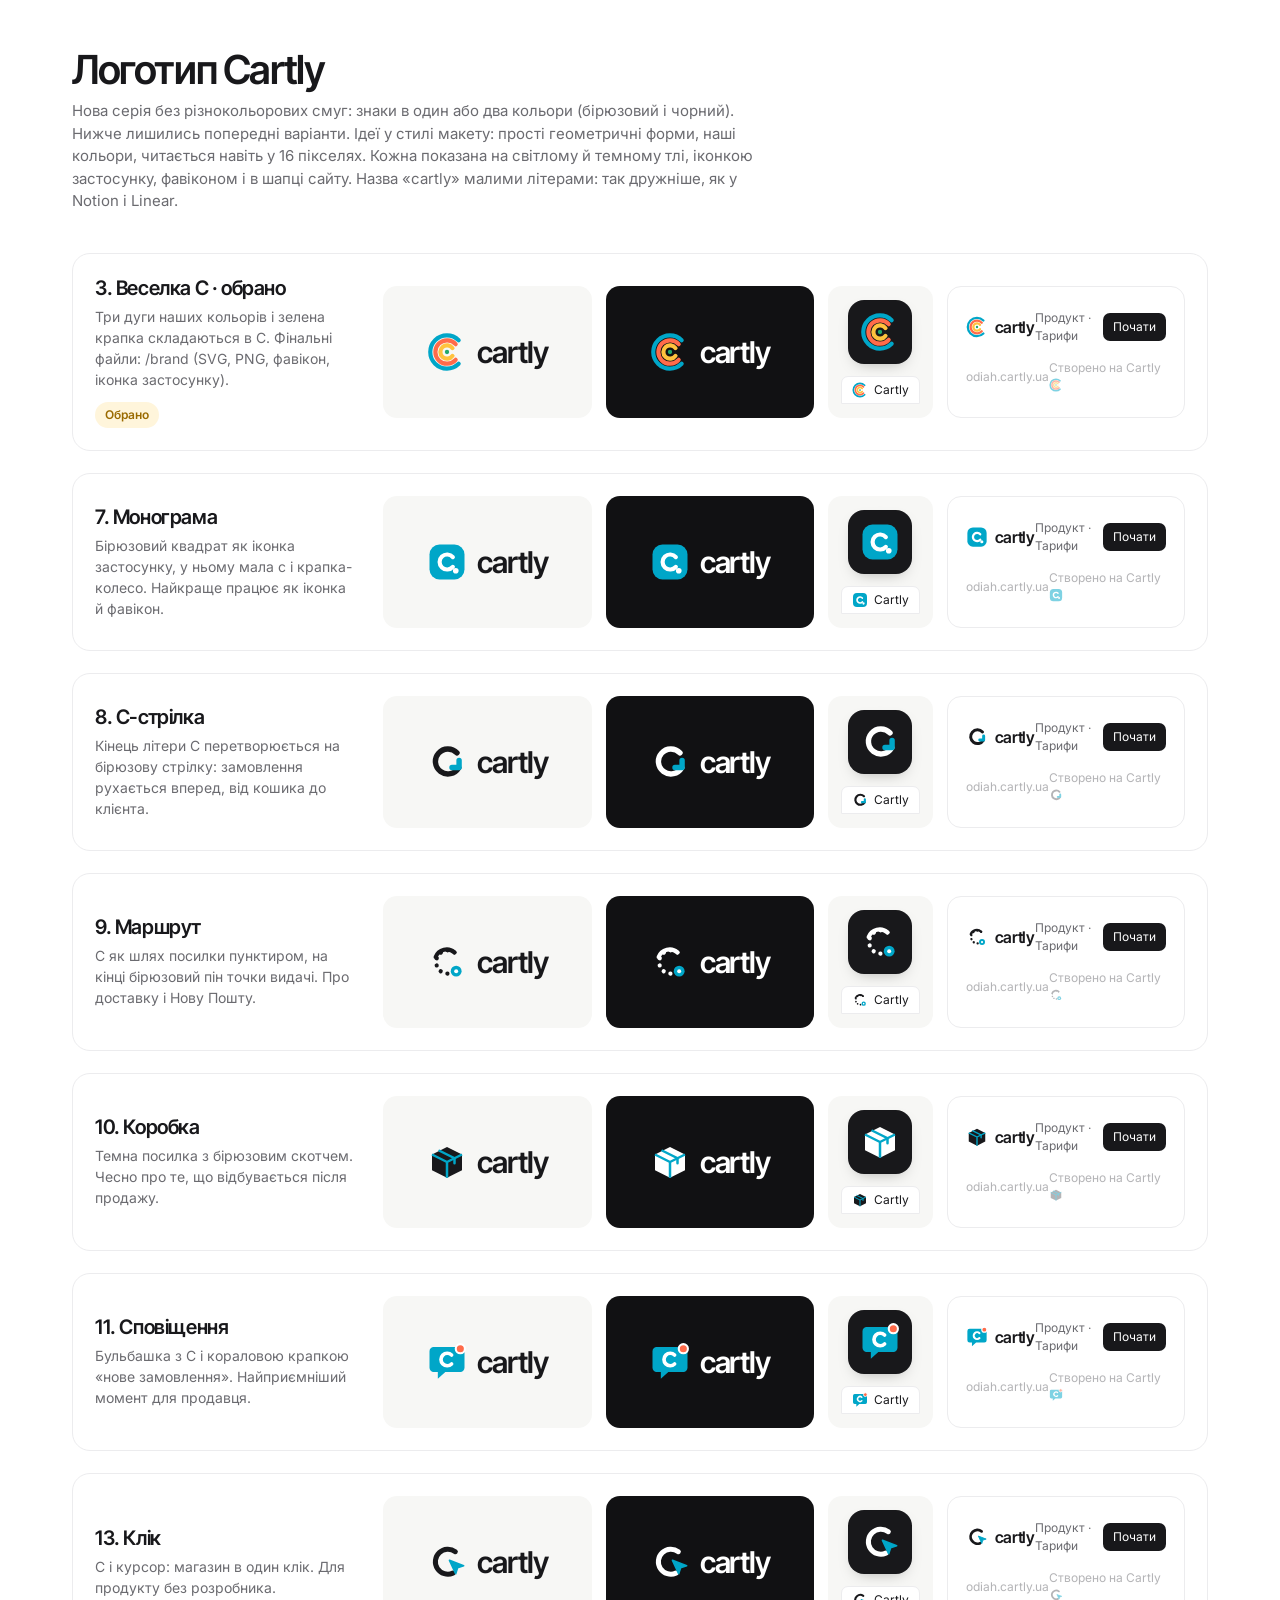
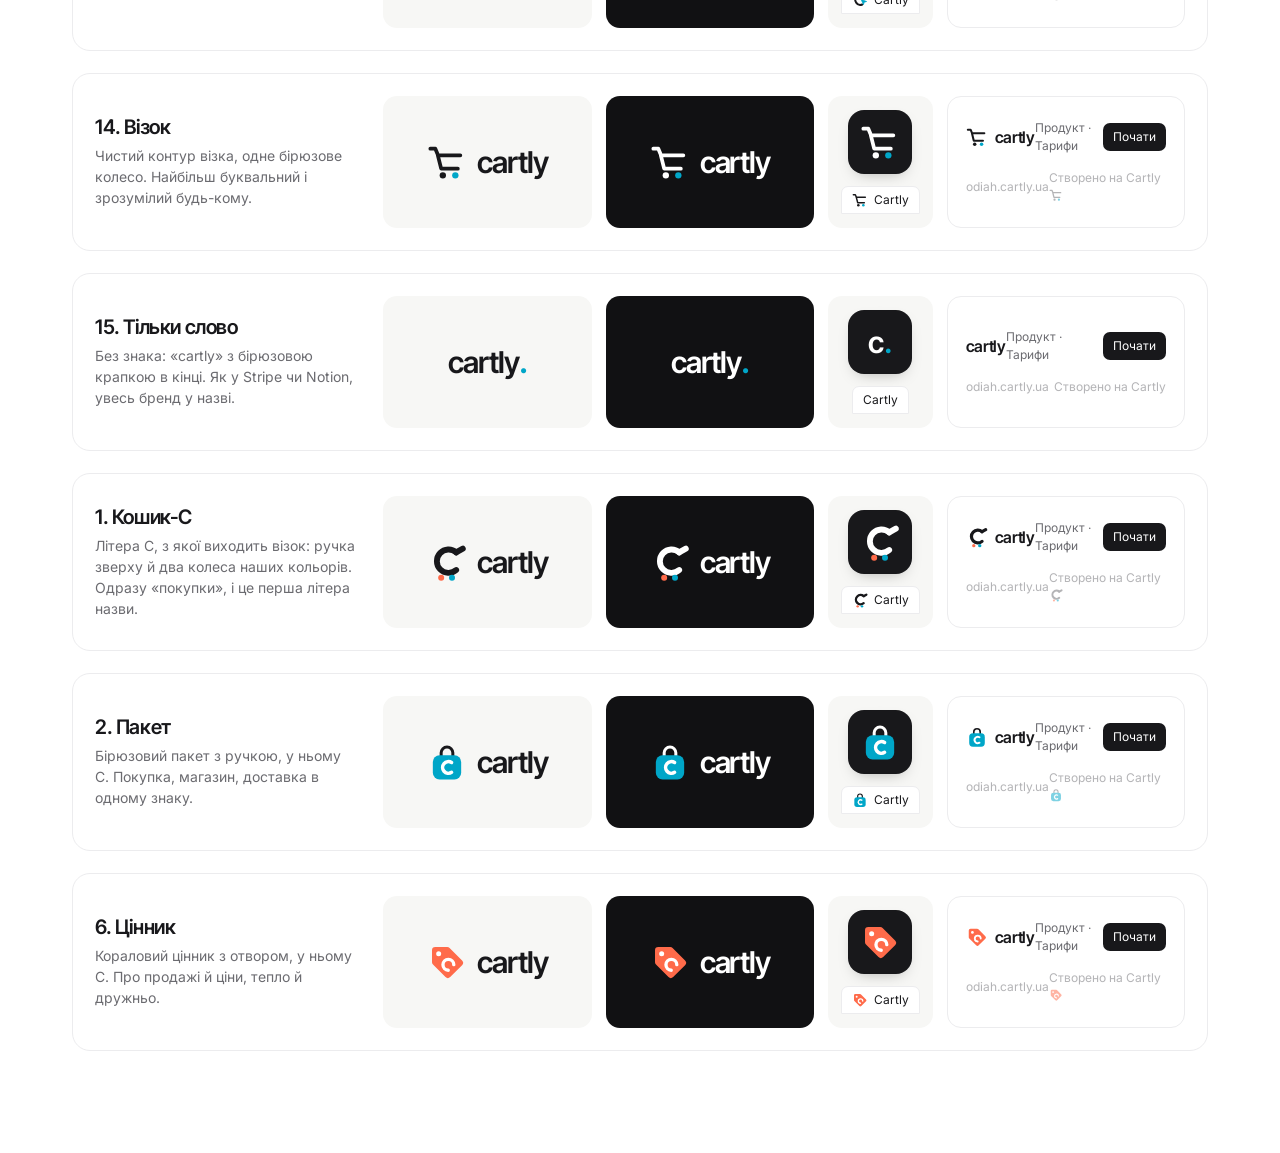
<file: logo-lab.html>
<!doctype html>
<html lang="uk">
<head>
<meta charset="utf-8">
<meta name="viewport" content="width=device-width, initial-scale=1">
<title>Cartly: логотип</title>
<link rel="preconnect" href="https://fonts.googleapis.com">
<link href="https://fonts.googleapis.com/css2?family=Inter:wght@400;500;600&family=Inter+Tight:wght@500;600;700&display=swap" rel="stylesheet">
<style>
:root{--ink:#18181B;--mut:#6B6B70;--line:#ECECEE;--soft:#F7F7F5;--tq:#00A6C8;--coral:#FF6B4A;--sun:#FFC23D;--leaf:#22A86A;--sky:#3D7BFF;--rose:#F0508C}
*{box-sizing:border-box} body{margin:0;font:15px/1.5 Inter,system-ui,sans-serif;color:var(--ink);background:#fff}
.wrap{max-width:1200px;margin:0 auto;padding:48px 32px 80px}
h1{font:600 40px/1.1 "Inter Tight";letter-spacing:-.035em;margin:0 0 8px}.intro{color:var(--mut);margin:0 0 40px;max-width:46em}
.card{border:1px solid var(--line);border-radius:18px;padding:22px;margin-bottom:22px;display:grid;grid-template-columns:260px 1fr;gap:28px;align-items:center}
.card h2{font:600 20px "Inter Tight";letter-spacing:-.02em;margin:0 0 6px}.card p{margin:0;color:var(--mut);font-size:14px}
.row{display:grid;grid-template-columns:1.4fr 1.4fr .7fr 1.6fr;gap:14px}
.tile{border-radius:14px;height:132px;display:grid;place-items:center;background:var(--soft)}.tile.dark{background:#111113;color:#fff}
.lock{display:flex;align-items:center;gap:10px;font:600 30px "Inter Tight";letter-spacing:-.035em}
.lock svg{width:40px;height:40px}
.icons{display:flex;flex-direction:column;align-items:center;justify-content:center;gap:12px}
.app{width:64px;height:64px;border-radius:16px;display:grid;place-items:center;box-shadow:0 6px 16px -8px rgb(0 0 0 / .35)}.app svg{width:40px;height:40px}
.fav{display:flex;align-items:center;gap:8px;font-size:12px;color:var(--mut)}.fav span{display:flex;align-items:center;gap:6px;background:#fff;border:1px solid var(--line);border-radius:7px 7px 0 0;padding:4px 10px;color:var(--ink)}.fav svg{width:16px;height:16px}
.nav{border:1px solid var(--line);border-radius:14px;height:132px;display:flex;flex-direction:column;justify-content:center;padding:0 18px;gap:14px;background:#fff}
.nav .bar{display:flex;align-items:center;justify-content:space-between;font-size:12px;color:var(--mut)}.nav .bar b{display:flex;align-items:center;gap:7px;font:600 16px "Inter Tight";letter-spacing:-.02em;color:var(--ink)}.nav svg{width:22px;height:22px}
.nav .cta{background:var(--ink);color:#fff;border-radius:7px;padding:5px 10px}
.pick{display:inline-block;margin-top:12px;font-size:12px;font-weight:600;padding:4px 10px;border-radius:999px;background:#FFF5DB;color:#9A6A00}
@media (max-width:980px){.card{grid-template-columns:1fr}.row{grid-template-columns:1fr 1fr}}
</style>
</head>
<body>
<!-- символи логотипу -->
<svg width="0" height="0" style="position:absolute">
  <defs>
    <!-- 1. Кошик-C: літера C як корзина візка, ручка й два колеса -->
    <symbol id="m-cart" viewBox="0 0 48 48"><path d="M35 12.4A14 14 0 1 0 35 33.6" fill="none" stroke="currentColor" stroke-width="7" stroke-linecap="round"/><path d="M35 12.4 43 8" stroke="currentColor" stroke-width="7" stroke-linecap="round"/><circle cx="17" cy="43" r="3.6" fill="#FF6B4A"/><circle cx="30" cy="43" r="3.6" fill="#00A6C8"/></symbol>
    <!-- 2. Пакет: бірюзовий пакет з ручкою, усередині біла C -->
    <symbol id="m-bag" viewBox="0 0 48 48"><path d="M17 17v-4a7 7 0 0 1 14 0v4" fill="none" stroke="currentColor" stroke-width="3.6" stroke-linecap="round"/><rect x="7" y="16" width="34" height="29" rx="8" fill="#00A6C8"/><path d="M29.5 24.6a7 7 0 1 0 0 11.8" fill="none" stroke="#fff" stroke-width="4.2" stroke-linecap="round"/></symbol>
    <!-- 3. Веселка C: чотири дуги наших кольорів -->
    <symbol id="m-rainbow" viewBox="0 0 48 48"><path d="M38 9.8A20 20 0 1 0 38 38.2" fill="none" stroke="#00A6C8" stroke-width="5" stroke-linecap="round"/><path d="M34.4 14.6A14 14 0 1 0 34.4 33.4" fill="none" stroke="#FF6B4A" stroke-width="5" stroke-linecap="round"/><path d="M30.6 19.4A8 8 0 1 0 30.6 28.6" fill="none" stroke="#FFC23D" stroke-width="5" stroke-linecap="round"/><circle cx="24" cy="24" r="2.6" fill="#22A86A"/></symbol>
    <!-- 4. Мозаїка: чотири плитки-товари, одна кругла, разом читаються як C -->
    <symbol id="m-mosaic" viewBox="0 0 48 48"><rect x="4" y="4" width="18.5" height="18.5" rx="5" fill="#00A6C8"/><path d="M25.5 4H39a5 5 0 0 1 5 5v0A13.5 13.5 0 0 1 30.5 22.5h0a5 5 0 0 1-5-5z" fill="#FF6B4A"/><rect x="4" y="25.5" width="18.5" height="18.5" rx="5" fill="#FFC23D"/><path d="M25.5 30.5a5 5 0 0 1 5-5h0A13.5 13.5 0 0 1 44 39v0a5 5 0 0 1-5 5H25.5z" fill="#22A86A"/></symbol>
    <!-- 5. Вітрина: смугаста маркіза з чотирьох кольорів над магазином -->
    <symbol id="m-store" viewBox="0 0 48 48"><clipPath id="awn"><path d="M4 10a5 5 0 0 1 5-5h30a5 5 0 0 1 5 5v8H4z"/></clipPath><g clip-path="url(#awn)"><rect x="4" y="4" width="10" height="15" fill="#00A6C8"/><rect x="14" y="4" width="10" height="15" fill="#FF6B4A"/><rect x="24" y="4" width="10" height="15" fill="#FFC23D"/><rect x="34" y="4" width="10" height="15" fill="#22A86A"/></g><circle cx="9" cy="18" r="5" fill="#00A6C8"/><circle cx="19" cy="18" r="5" fill="#FF6B4A"/><circle cx="29" cy="18" r="5" fill="#FFC23D"/><circle cx="39" cy="18" r="5" fill="#22A86A"/><path d="M8 27v12a4 4 0 0 0 4 4h24a4 4 0 0 0 4-4V27" fill="none" stroke="currentColor" stroke-width="4" stroke-linecap="round"/><path d="M28 31.5a4.6 4.6 0 1 0 0 6.6" fill="none" stroke="currentColor" stroke-width="3.4" stroke-linecap="round"/></symbol>
    <!-- 6. Цінник: бірюзовий ярлик з отвором, усередині C -->
    <symbol id="m-tag" viewBox="0 0 48 48"><path d="M6 10a4 4 0 0 1 4-4h14.3a4 4 0 0 1 2.8 1.2l15 15a4 4 0 0 1 0 5.6L27.8 42.1a4 4 0 0 1-5.6 0l-15-15A4 4 0 0 1 6 24.3z" fill="#FF6B4A"/><circle cx="14" cy="14" r="3" fill="#fff"/><path d="M30.5 22.8a6.5 6.5 0 1 0 0 9.4" fill="none" stroke="#fff" stroke-width="4" stroke-linecap="round" transform="rotate(45 26 27)"/></symbol>

    <!-- 7. Монограма: бірюзовий квадрат-застосунок, мала c з колесом-крапкою -->
    <symbol id="m-mono" viewBox="0 0 48 48"><rect x="3" y="3" width="42" height="42" rx="12" fill="#00A6C8"/><path d="M31 18.2a9 9 0 1 0 0 11.6" fill="none" stroke="#fff" stroke-width="5" stroke-linecap="round"/><circle cx="34.5" cy="34.5" r="3.4" fill="#fff"/></symbol>
    <!-- 8. C-стрілка: літера C, кінець якої стає стрілкою вперед (замовлення рухається) -->
    <symbol id="m-arrow" viewBox="0 0 48 48"><path d="M36 13A15 15 0 1 0 38 31" fill="none" stroke="currentColor" stroke-width="6.5" stroke-linecap="round"/><path d="M30 30.5h8.5V22" fill="none" stroke="#00A6C8" stroke-width="6.5" stroke-linecap="round" stroke-linejoin="round"/></symbol>
    <!-- 9. Маршрут: C як шлях посилки, на кінці пін точки видачі -->
    <symbol id="m-route" viewBox="0 0 48 48"><path d="M33 12.5A14 14 0 1 0 33 35.5" fill="none" stroke="currentColor" stroke-width="5" stroke-linecap="round" stroke-dasharray="0.1 8.5"/><path d="M33 12.5A14 14 0 0 0 10.4 18" fill="none" stroke="currentColor" stroke-width="5" stroke-linecap="round"/><circle cx="35" cy="35" r="6.5" fill="#00A6C8"/><circle cx="35" cy="35" r="2.4" fill="#fff"/></symbol>
    <!-- 10. Коробка: посилка з кришкою, вирізана C -->
    <symbol id="m-box" viewBox="0 0 48 48"><path d="M6 15 24 6l18 9v19l-18 9-18-9z" fill="currentColor"/><path d="M6 15l18 9 18-9M24 24v19" fill="none" stroke="#00A6C8" stroke-width="3" stroke-linejoin="round"/><path d="M15 10.5l18 9v6" fill="none" stroke="#00A6C8" stroke-width="3" stroke-linecap="round"/></symbol>
    <!-- 11. Сповіщення: бульбашка «нове замовлення» з C -->
    <symbol id="m-bubble" viewBox="0 0 48 48"><path d="M8 6h32a5 5 0 0 1 5 5v20a5 5 0 0 1-5 5H22l-9 8v-8H8a5 5 0 0 1-5-5V11a5 5 0 0 1 5-5z" fill="#00A6C8"/><path d="M29.5 15.6a7.5 7.5 0 1 0 0 10.8" fill="none" stroke="#fff" stroke-width="4.4" stroke-linecap="round"/><circle cx="40" cy="8" r="5.5" fill="#FF6B4A" stroke="#fff" stroke-width="2.5"/></symbol>
    <!-- 12. Гривня-C: C з двома рисками, як у знаку ₴ -->
    <symbol id="m-uah" viewBox="0 0 48 48"><path d="M35 12.5A15 15 0 1 0 35 35.5" fill="none" stroke="currentColor" stroke-width="6" stroke-linecap="round"/><path d="M6 20.5h22M6 28h22" stroke="#00A6C8" stroke-width="4" stroke-linecap="round"/></symbol>
    <!-- 13. Курсор: C і курсор «один клік до магазину» -->
    <symbol id="m-click" viewBox="0 0 48 48"><path d="M34 11.6A15 15 0 1 0 31 37.4" fill="none" stroke="currentColor" stroke-width="6" stroke-linecap="round"/><path d="M27 22l17 6.5-7.3 2.3-2.3 7.3z" fill="#00A6C8" stroke="#00A6C8" stroke-width="2" stroke-linejoin="round"/></symbol>
    <!-- 14. Візок мінімал: контур візка, кошик як C, одне бірюзове колесо -->
    <symbol id="m-trolley" viewBox="0 0 48 48"><path d="M4 8h6l2.5 6" fill="none" stroke="currentColor" stroke-width="4.5" stroke-linecap="round" stroke-linejoin="round"/><path d="M40 16H13l4 16h20" fill="none" stroke="currentColor" stroke-width="4.5" stroke-linecap="round" stroke-linejoin="round"/><circle cx="19" cy="40" r="3.8" fill="currentColor"/><circle cx="34" cy="40" r="3.8" fill="#00A6C8"/></symbol>
  </defs>
</svg>

<div class="wrap">
  <h1>Логотип Cartly</h1>
  <p class="intro">Нова серія без різнокольорових смуг: знаки в один або два кольори (бірюзовий і чорний). Нижче лишились попередні варіанти. Ідеї у стилі макету: прості геометричні форми, наші кольори, читається навіть у 16 пікселях. Кожна показана на світлому й темному тлі, іконкою застосунку, фавіконом і в шапці сайту. Назва «cartly» малими літерами: так дружніше, як у Notion і Linear.</p>
  <div id="list"></div>
</div>

<script>
const L = [
  ['m-rainbow', '3. Веселка C · обрано', 'Три дуги наших кольорів і зелена крапка складаються в C. Фінальні файли: /brand (SVG, PNG, фавікон, іконка застосунку).', true],
  ['m-mono', '7. Монограма', 'Бірюзовий квадрат як іконка застосунку, у ньому мала c і крапка-колесо. Найкраще працює як іконка й фавікон.', false],
  ['m-arrow', '8. C-стрілка', 'Кінець літери C перетворюється на бірюзову стрілку: замовлення рухається вперед, від кошика до клієнта.', false],
  ['m-route', '9. Маршрут', 'C як шлях посилки пунктиром, на кінці бірюзовий пін точки видачі. Про доставку і Нову Пошту.', false],
  ['m-box', '10. Коробка', 'Темна посилка з бірюзовим скотчем. Чесно про те, що відбувається після продажу.', false],
  ['m-bubble', '11. Сповіщення', 'Бульбашка з C і кораловою крапкою «нове замовлення». Найприємніший момент для продавця.', false],
  ['m-click', '13. Клік', 'C і курсор: магазин в один клік. Для продукту без розробника.', false],
  ['m-trolley', '14. Візок', 'Чистий контур візка, одне бірюзове колесо. Найбільш буквальний і зрозумілий будь-кому.', false],
  ['wordmark', '15. Тільки слово', 'Без знака: «cartly» з бірюзовою крапкою в кінці. Як у Stripe чи Notion, увесь бренд у назві.', false],

  ['m-cart', '1. Кошик-C', 'Літера C, з якої виходить візок: ручка зверху й два колеса наших кольорів. Одразу «покупки», і це перша літера назви.', false],
  ['m-bag', '2. Пакет', 'Бірюзовий пакет з ручкою, у ньому C. Покупка, магазин, доставка в одному знаку.', false],
  ['m-tag', '6. Цінник', 'Кораловий цінник з отвором, у ньому C. Про продажі й ціни, тепло й дружньо.', false],
];
const use = (id, color) => id === 'wordmark' ? '' : `<svg viewBox="0 0 48 48" style="color:${color}"><use href="#${id}"/></svg>`;
document.getElementById('list').innerHTML = L.map(([id, name, why, pick]) => `
  <div class="card">
    <div><h2>${name}</h2><p>${why}</p>${pick ? '<span class="pick">Обрано</span>' : ''}</div>
    <div class="row">
      <div class="tile"><div class="lock">${use(id, '#18181B')}<span>cartly${id==='wordmark'?'<b style="color:#00A6C8">.</b>':''}</span></div></div>
      <div class="tile dark"><div class="lock">${use(id, '#FFFFFF')}<span>cartly${id==='wordmark'?'<b style="color:#00A6C8">.</b>':''}</span></div></div>
      <div class="tile icons"><div class="app" style="background:#18181B">${id==='wordmark'?'<b style="font:600 30px Inter Tight;color:#fff">c<span style="color:#00A6C8">.</span></b>':use(id, '#FFFFFF')}</div><div class="fav"><span>${use(id, '#18181B')}Cartly</span></div></div>
      <div class="nav"><div class="bar"><b>${use(id, '#18181B')}cartly</b><span>Продукт · Тарифи</span><span class="cta">Почати</span></div><div class="bar" style="opacity:.5"><span>odiah.cartly.ua</span><span>Створено на Cartly ${use(id, '#18181B').replace('<svg','<svg style="width:14px;height:14px;vertical-align:-2px"')}</span></div></div>
    </div>
  </div>`).join('');
</script>
</body>
</html>
</file>
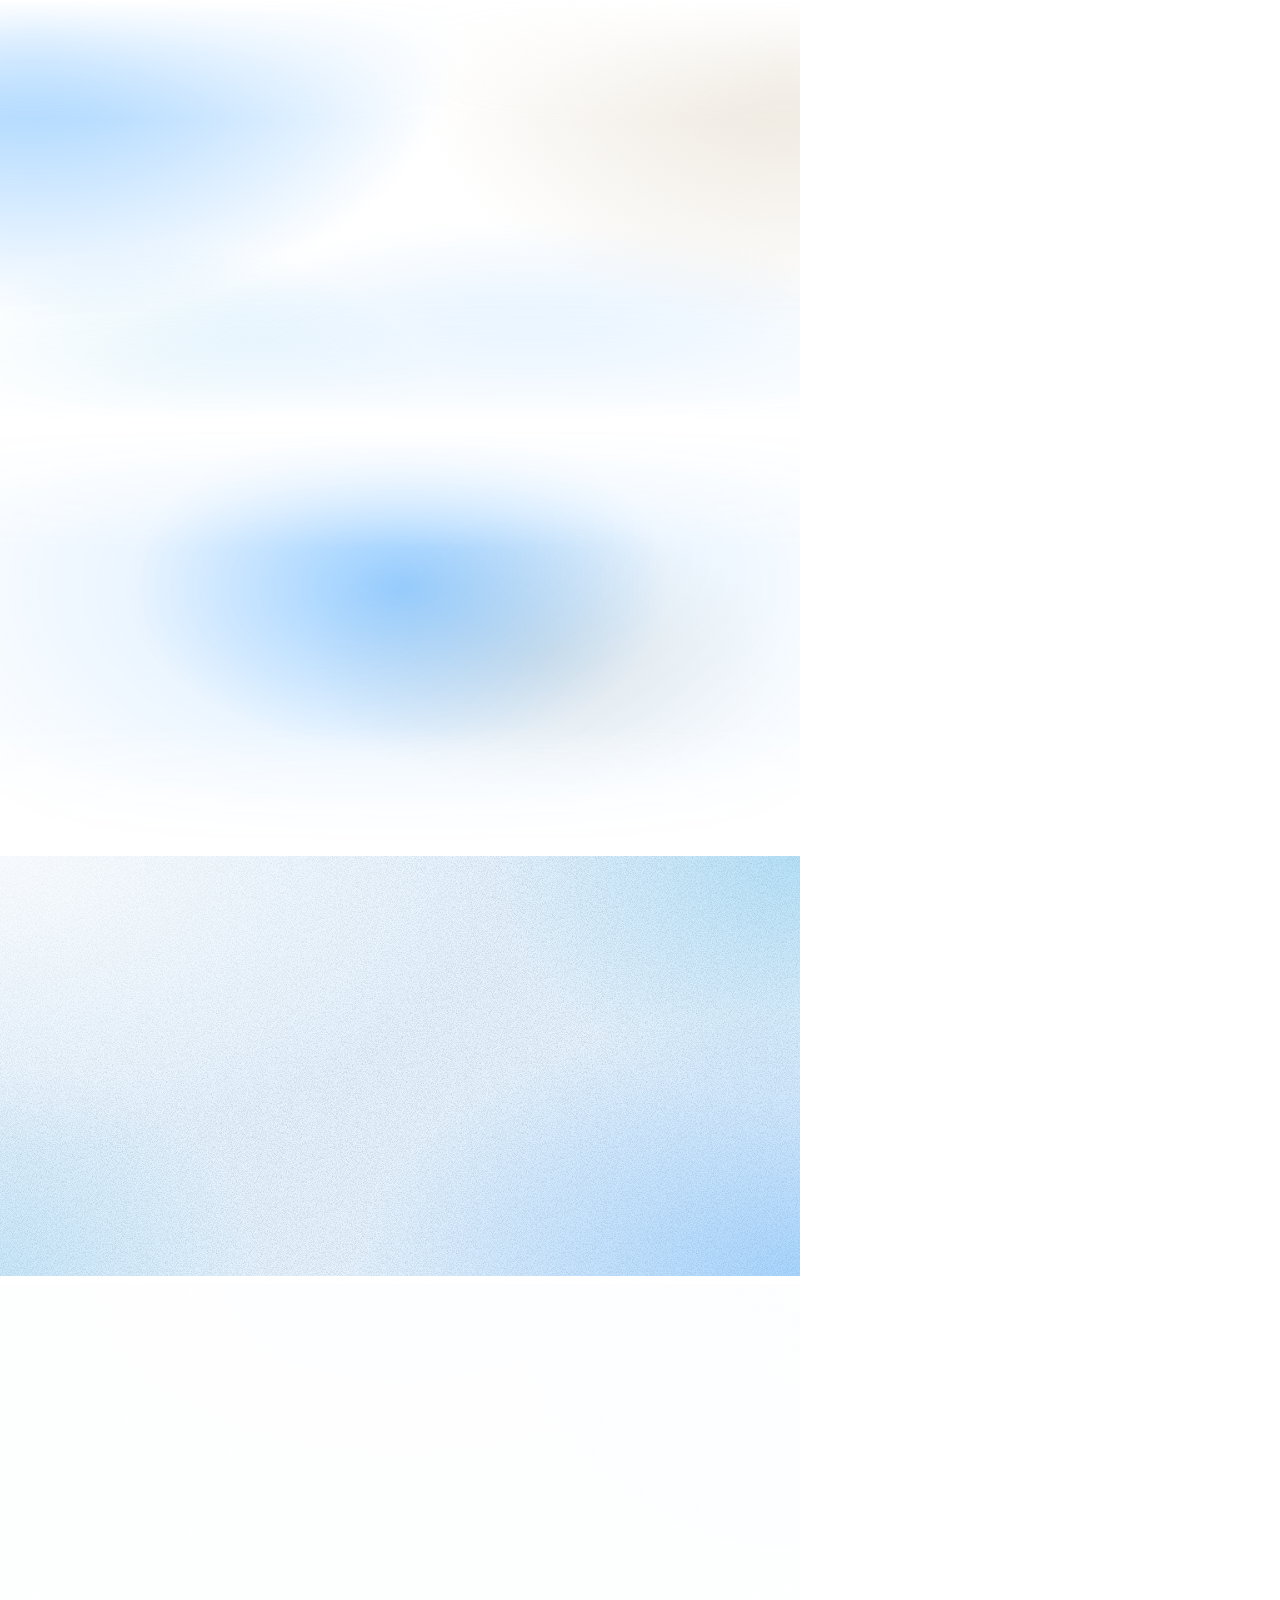
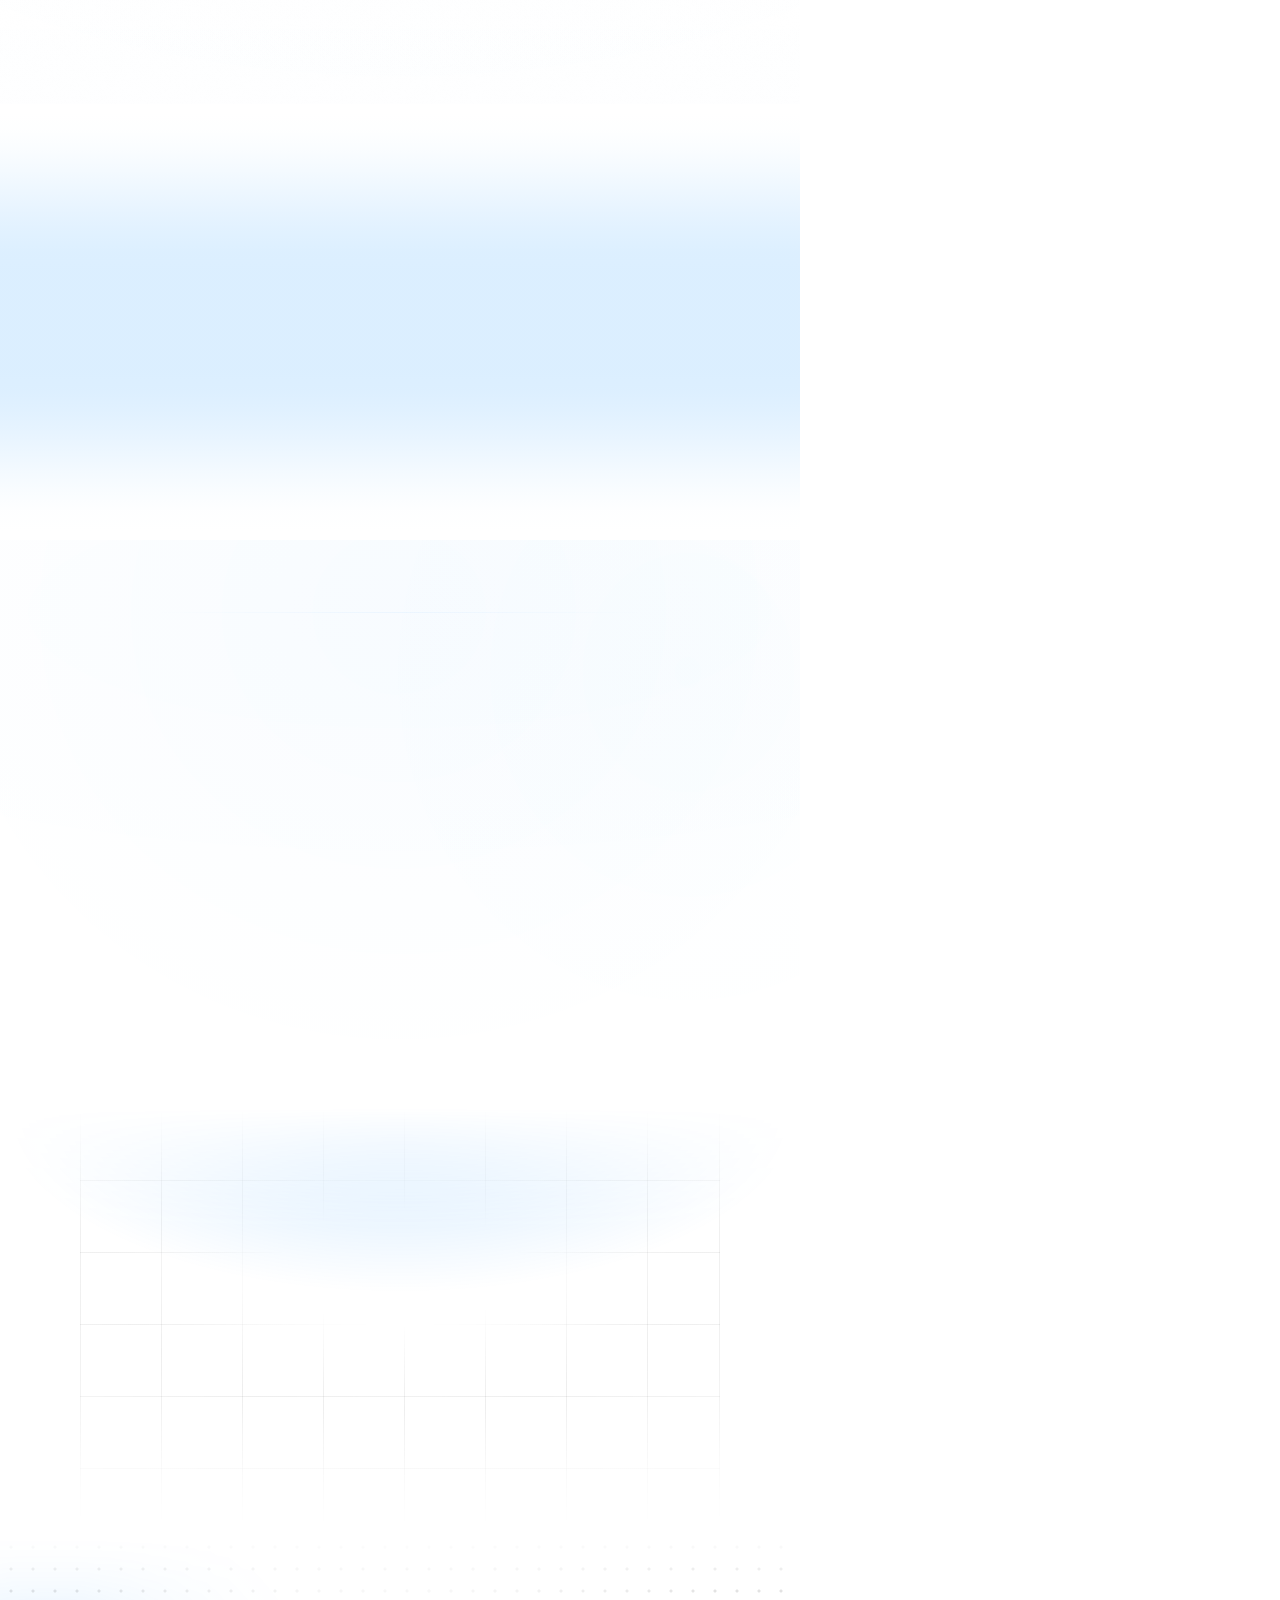
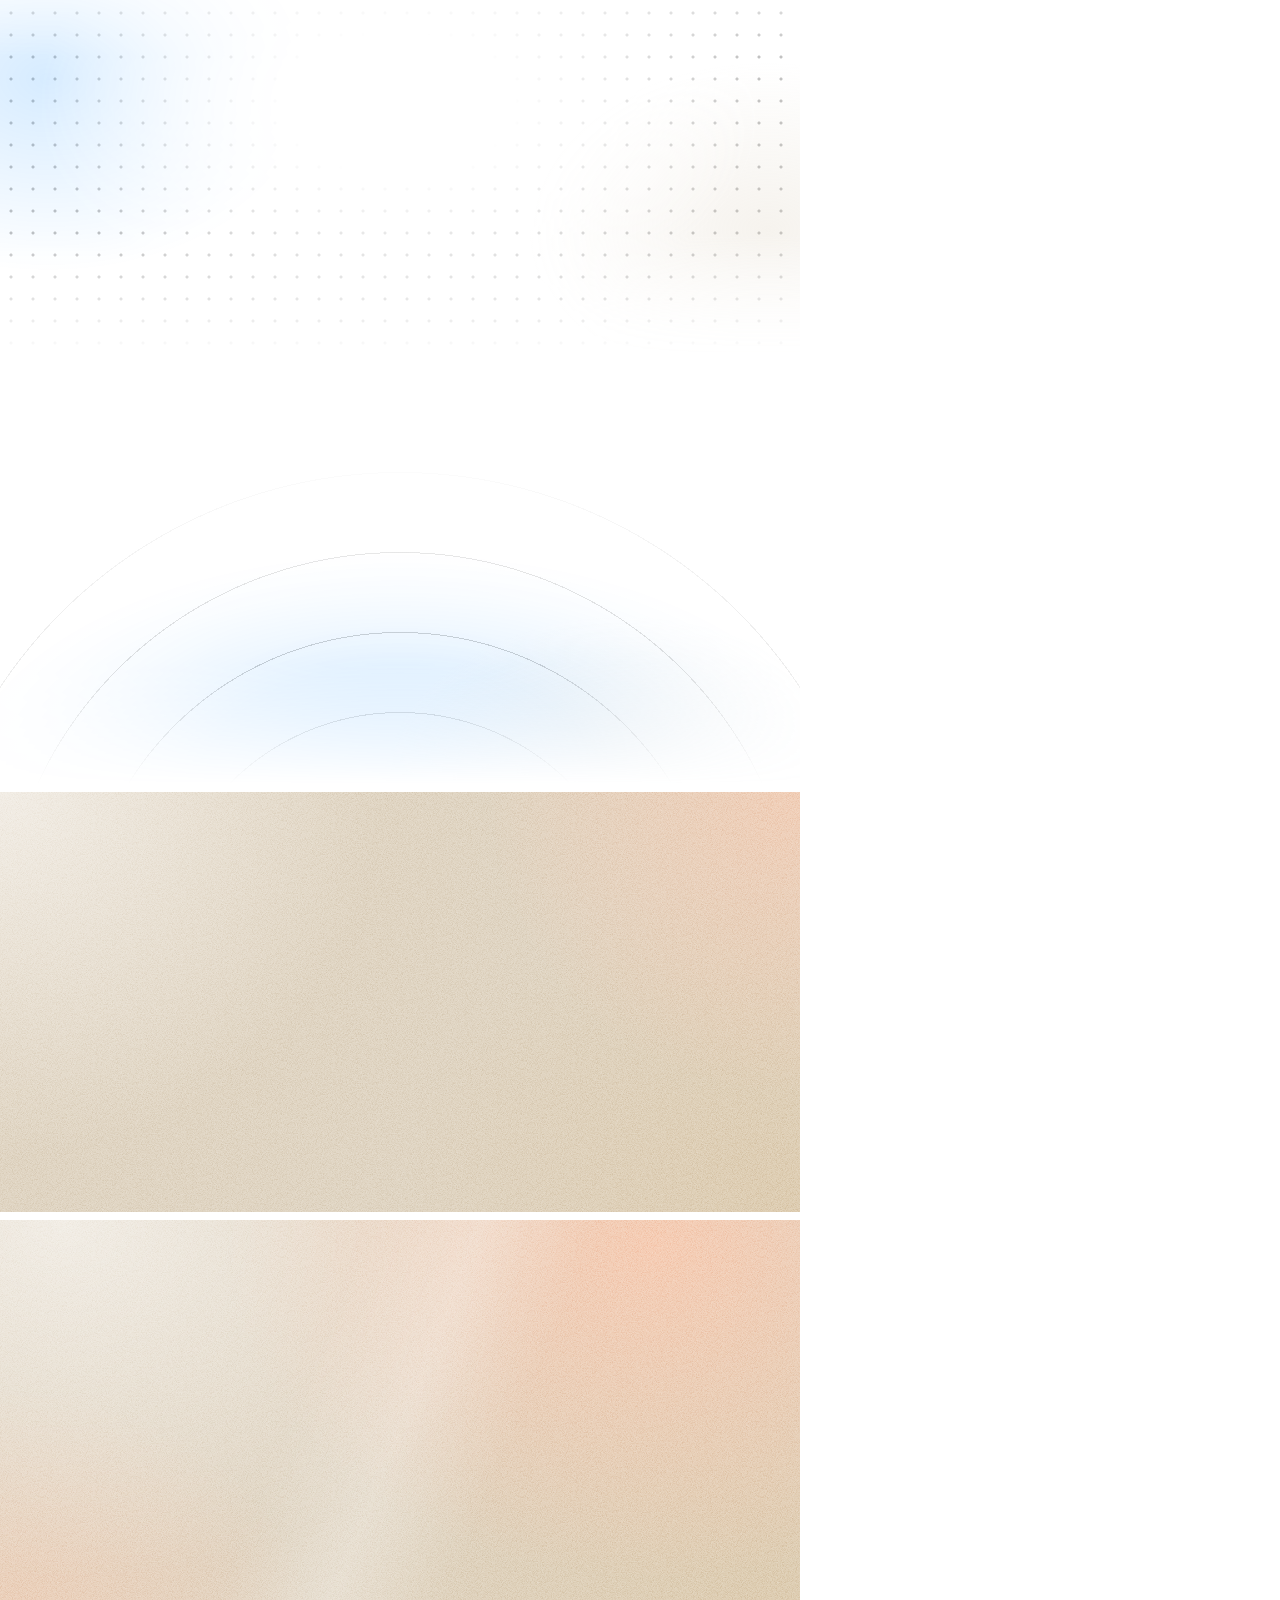
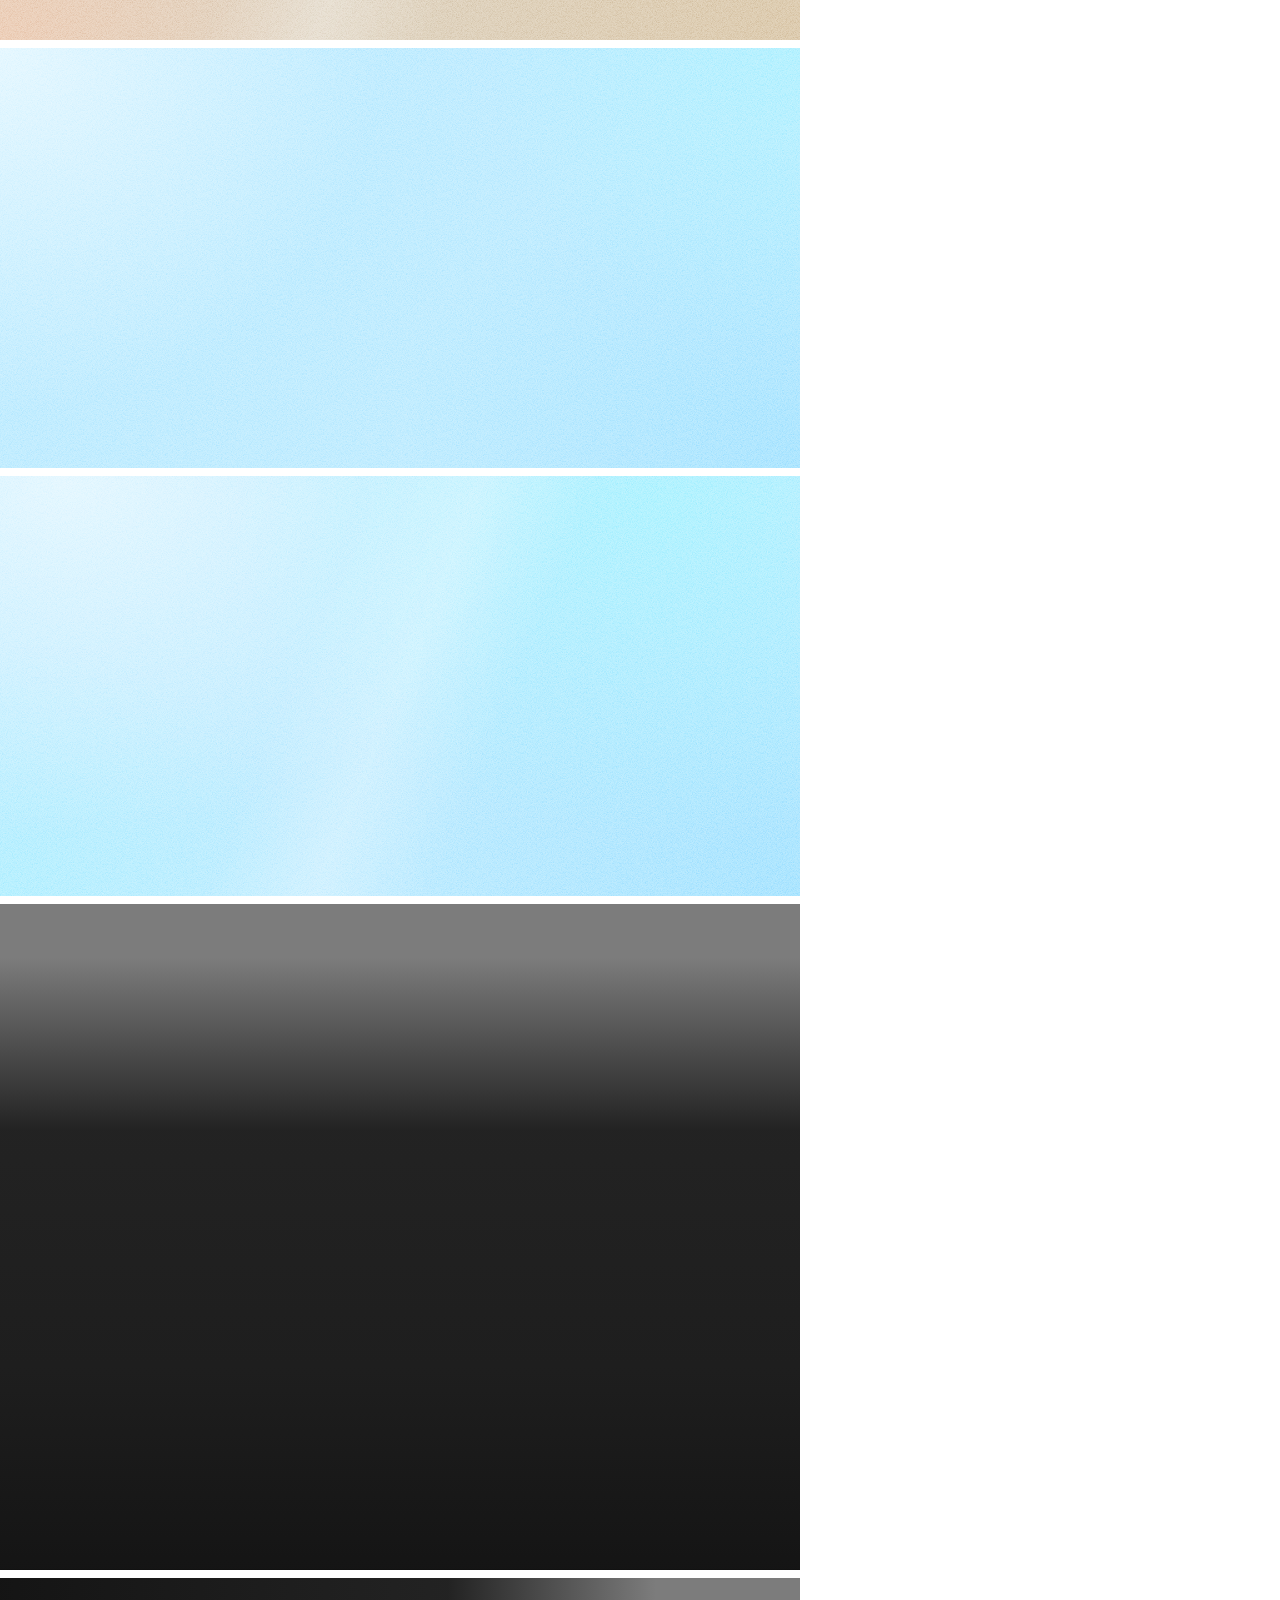
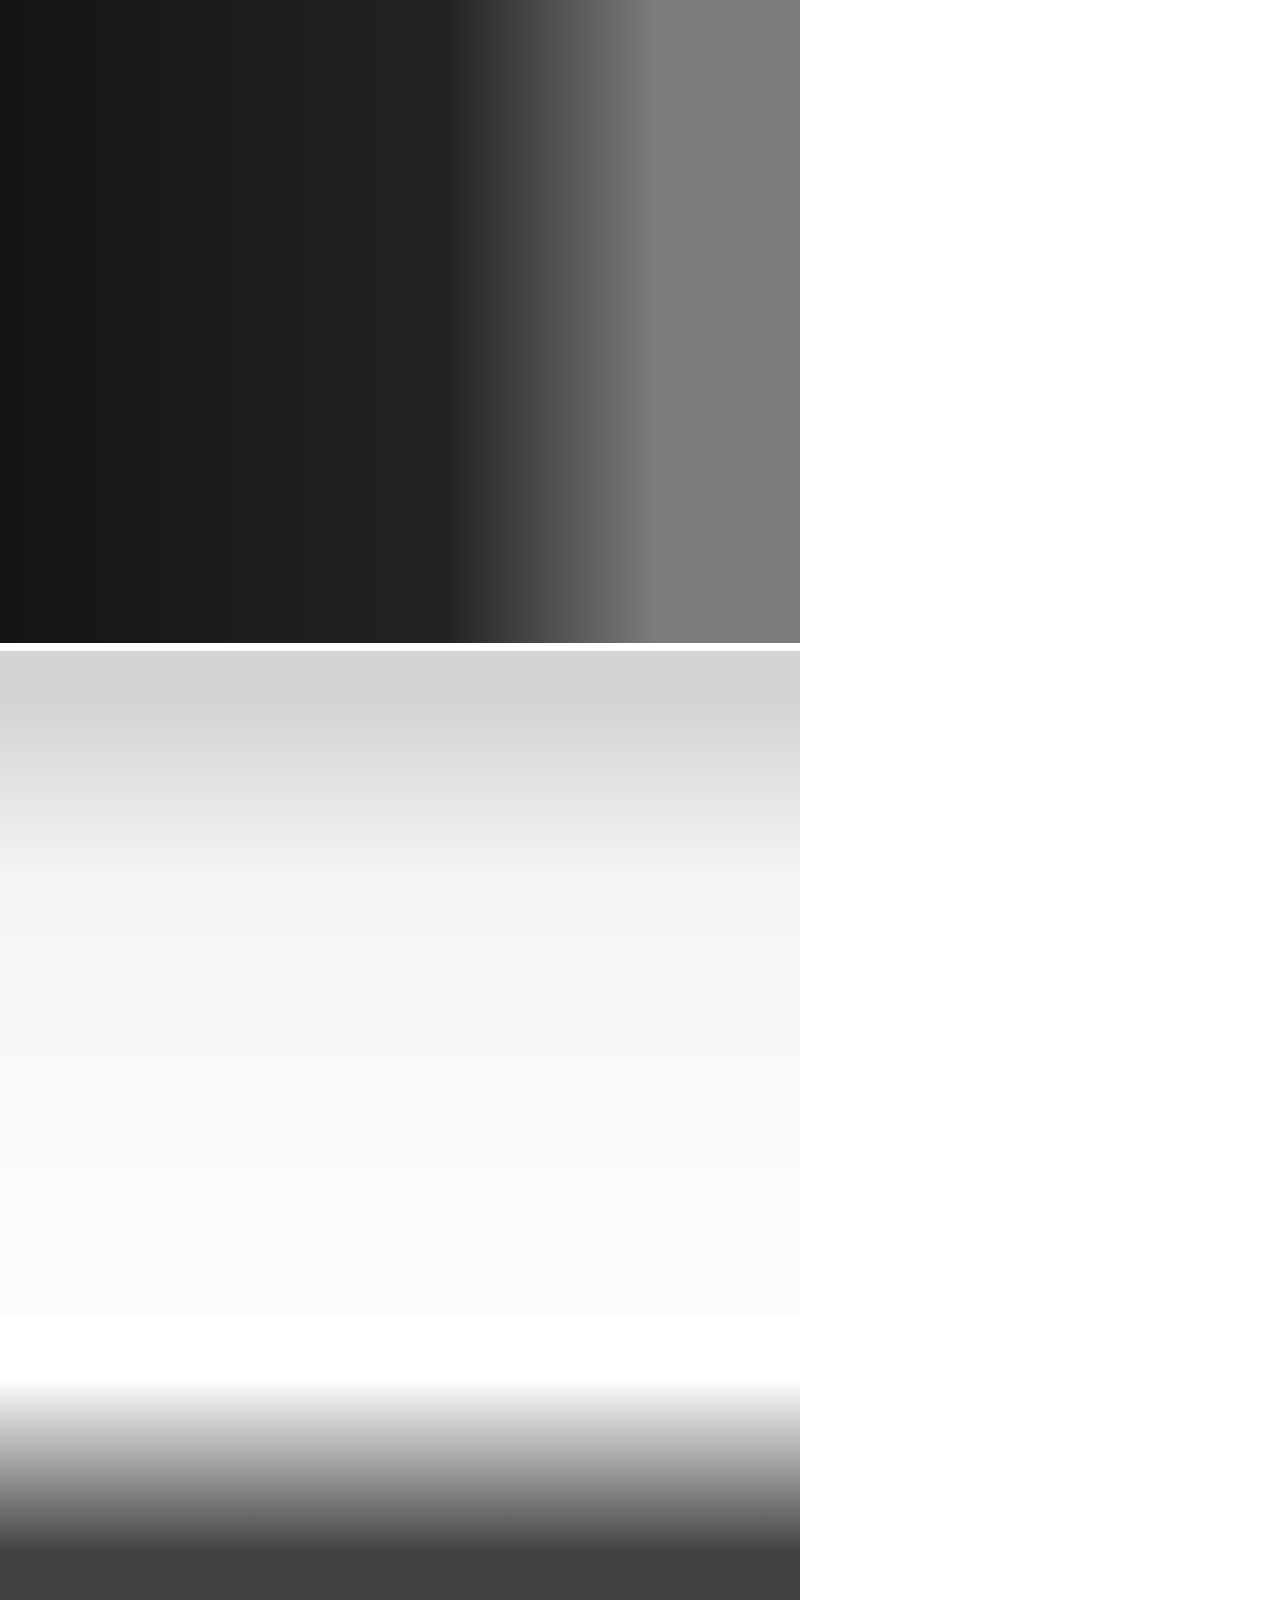
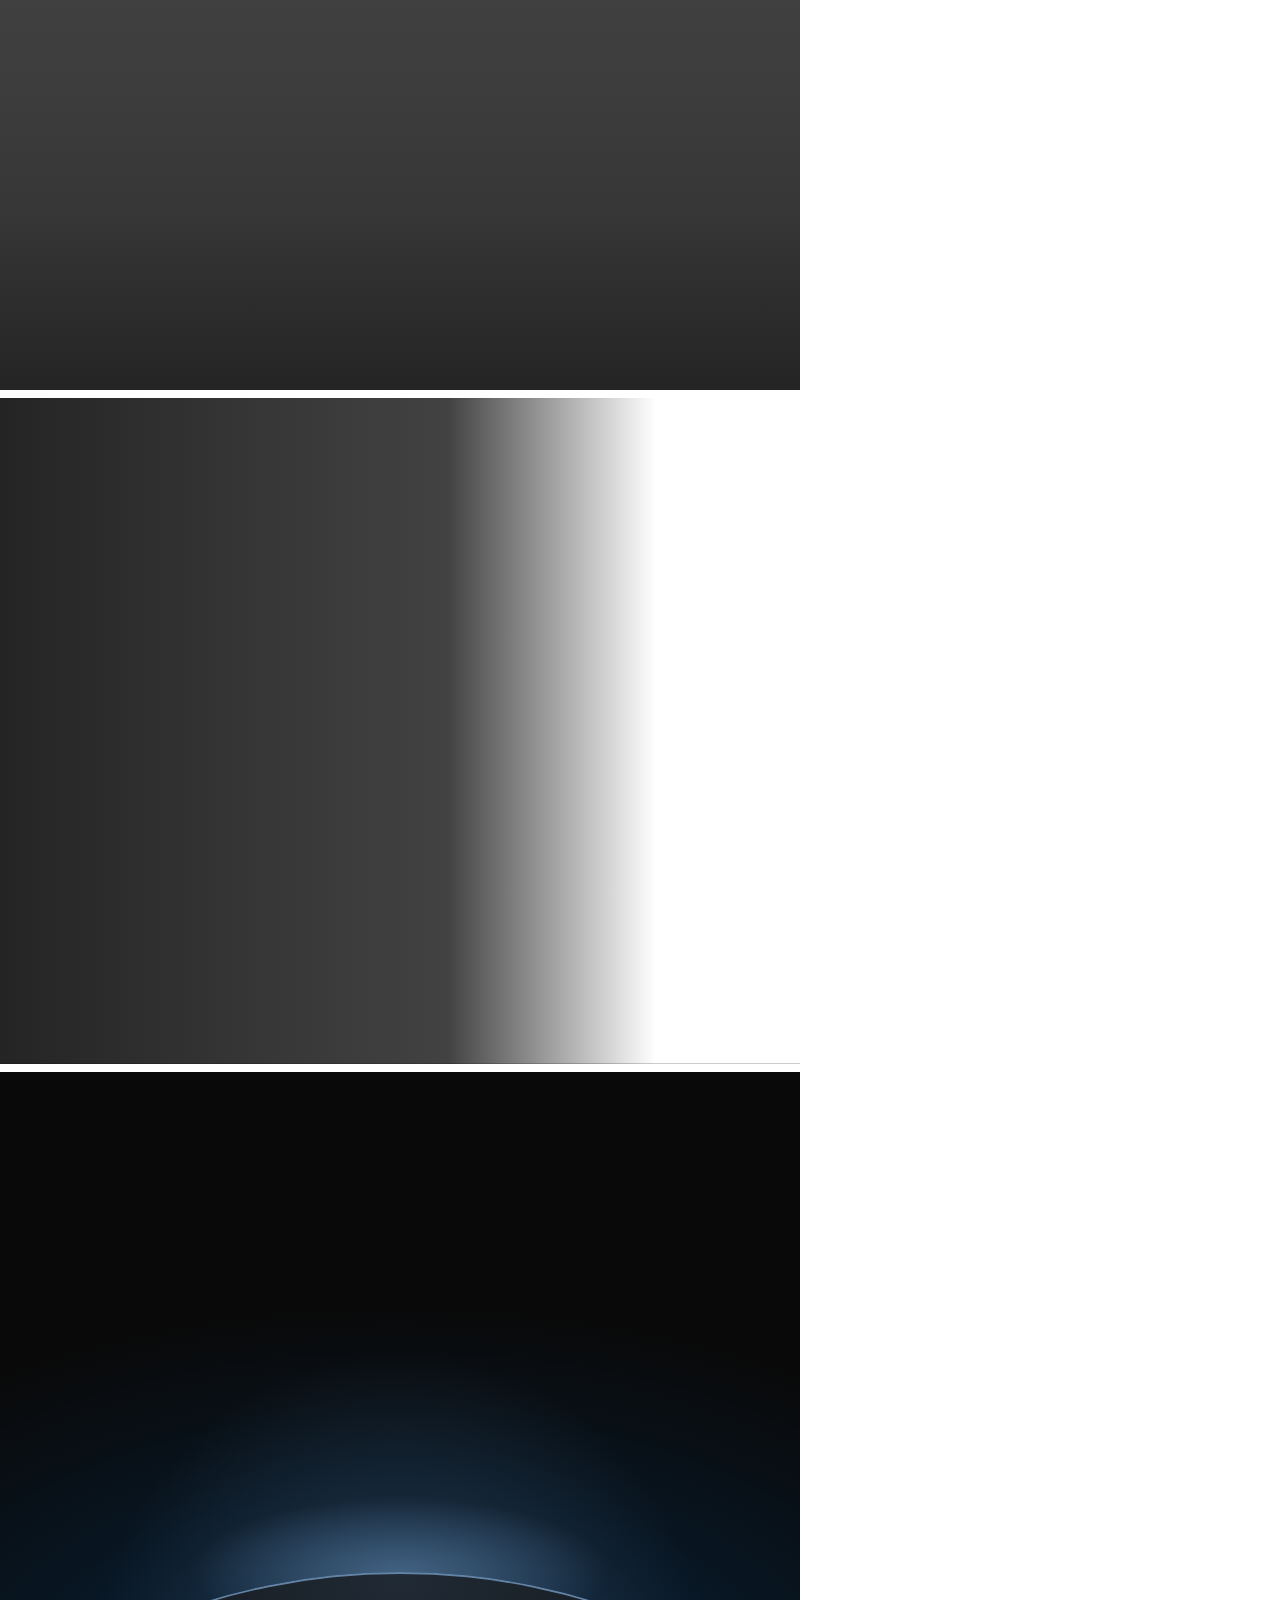
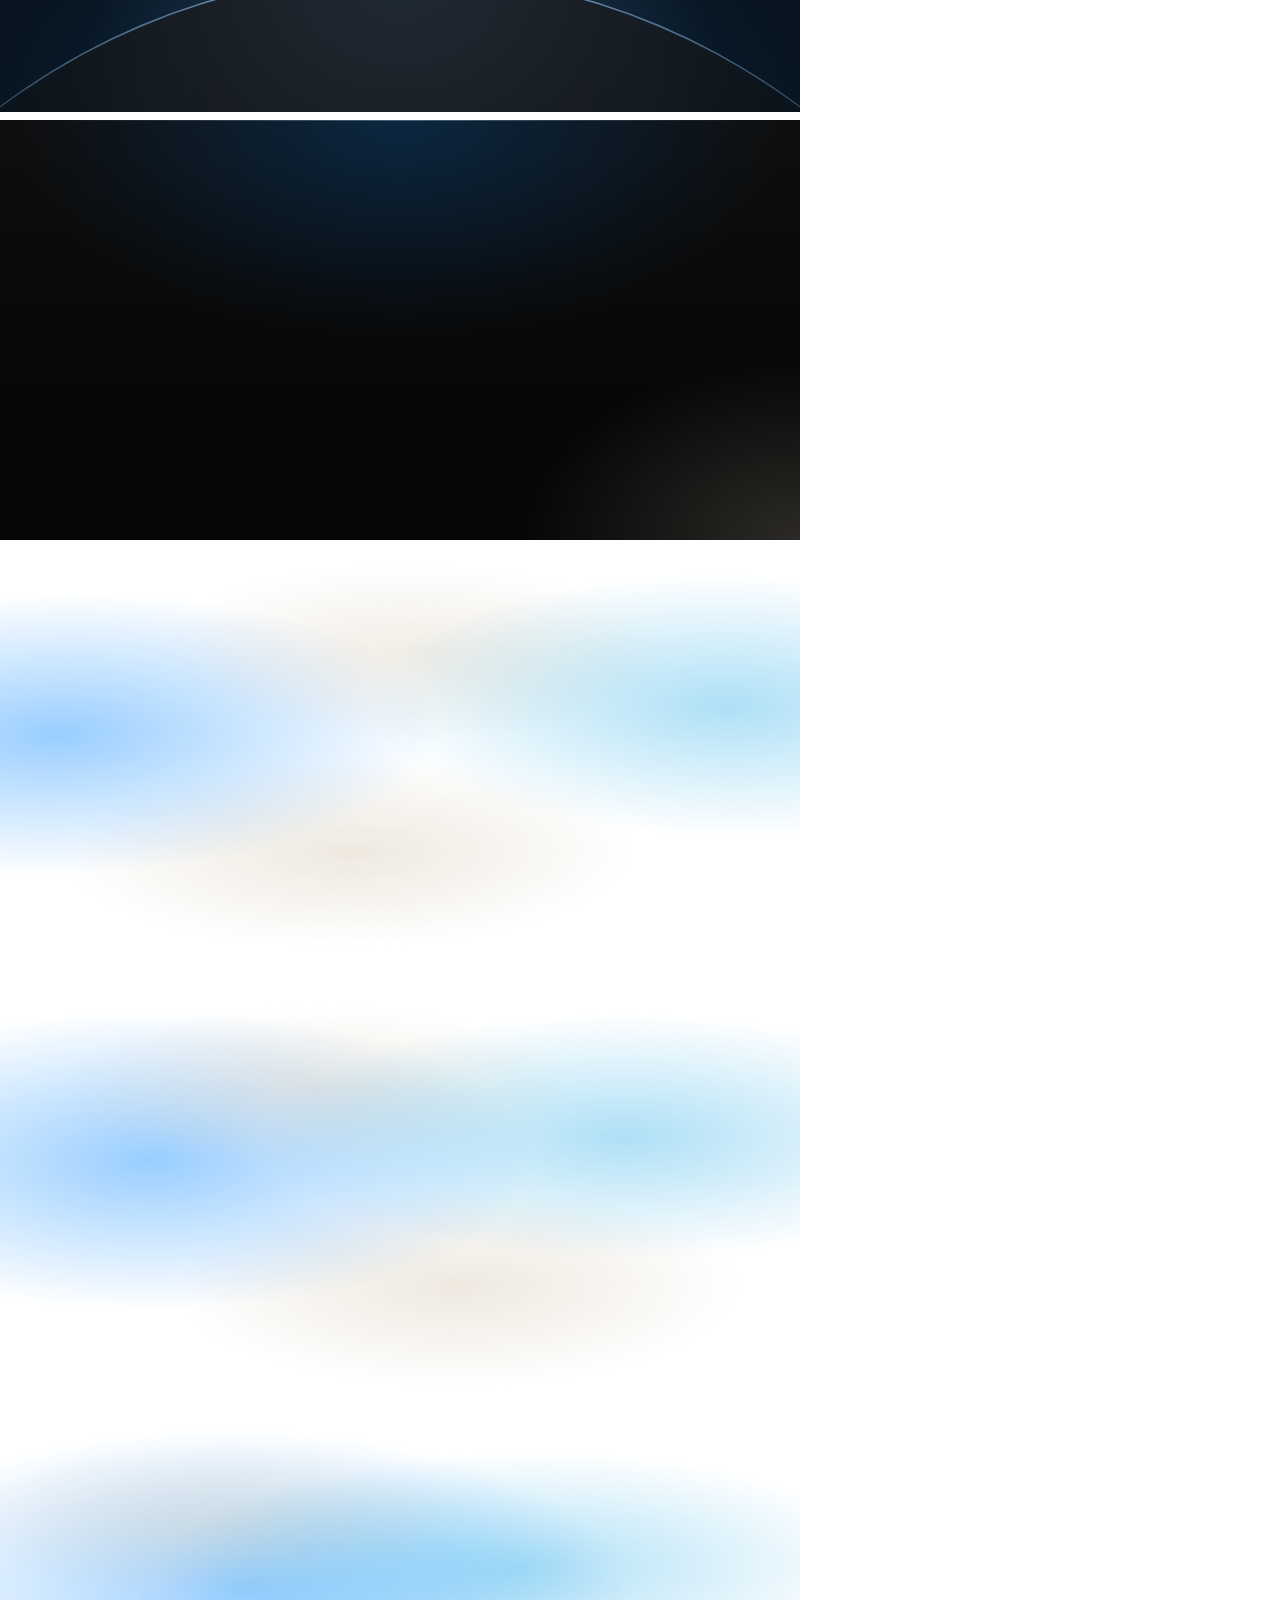
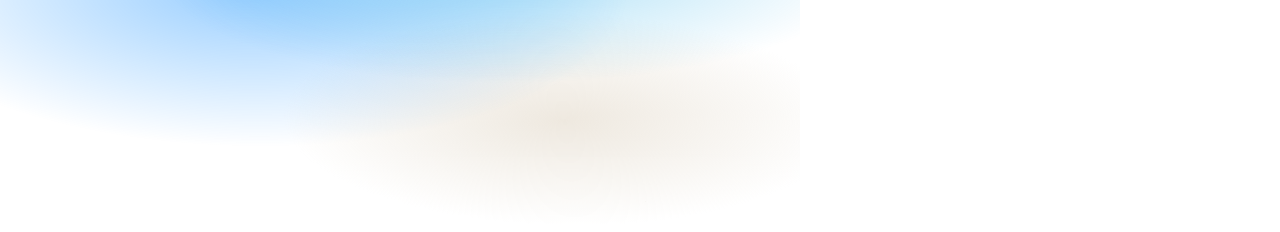
<file: assets/backgrounds/check.html>
<!doctype html>
<html lang="en" data-ground="sand">
<head>
<meta charset="utf-8">
<title>Backgrounds contrast check</title>
<!-- Every ground in a 800px box, for check.mjs: it sets a palette, screenshots the boxes and measures
     the ink and muted contrast on every pixel of each ground's text zone (index.json). The photograph
     grounds sit on a flat grey picture: #7c7c7c for the dark scrim, #d4d4d4 for the light one; and the worst case of the dark scrim: a white
     picture (white words on it). The light scrim is for pale photographs only. -->
<link rel="stylesheet" href="../system.css">
<link rel="stylesheet" href="backgrounds.css">
<style>body { margin: 0; width: 800px; } .box { width: 800px; margin: 0 0 8px; padding: 24px; font-size: 20px; } .pi, .pm { visibility: hidden; } .pi { color: var(--ink); } .pm { color: var(--muted); }  /* the liquid blobs held at the start, the middle and the end of their drift (the keyframes in backgrounds.css), so the text zone is measured where they stand under it */
  .at-start::before { animation: none; transform: translate3d(-7%, 0, 0) skewX(-7deg) scaleY(.94); } .at-start::after { animation: none; transform: translate3d(8%, 0, 0) skewX(6deg) scaleY(1.04); }
  .at-mid::before { animation: none; transform: translate3d(.5%, 0, 0) skewX(-.5deg) scaleY(.995); } .at-mid::after { animation: none; transform: translate3d(-.5%, 0, 0) scaleY(.98); }
  .at-end::before { animation: none; transform: translate3d(8%, 0, 0) skewX(6deg) scaleY(1.05); } .at-end::after { animation: none; transform: translate3d(-9%, 0, 0) skewX(-6deg) scaleY(.92); }
</style>
<script src="backgrounds.js" defer></script>
</head>
<body>
<div class="bg-mist box" data-g="mist" style="height:420px"><span class="pi">Ink</span> <span class="pm">Muted</span></div>
<div class="bg-halo box" data-g="halo" style="height:420px"><span class="pi">Ink</span> <span class="pm">Muted</span></div>
<div class="bg-grain box" data-g="grain" style="height:420px"><span class="pi">Ink</span> <span class="pm">Muted</span></div>
<div class="bg-paper box" data-g="paper" style="height:420px"><span class="pi">Ink</span> <span class="pm">Muted</span></div>
<div class="bg-dusk box" data-g="dusk" style="height:420px"><span class="pi">Ink</span> <span class="pm">Muted</span></div>
<div class="bg-topglow box" data-g="topglow" style="height:560px"><span class="pi">Ink</span> <span class="pm">Muted</span></div>
<div class="bg-ruled box" data-g="ruled" style="height:420px"><span class="pi">Ink</span> <span class="pm">Muted</span></div>
<div class="bg-dots box" data-g="dots" style="height:420px"><span class="pi">Ink</span> <span class="pm">Muted</span></div>
<div class="bg-arcs box" data-g="arcs" style="height:420px"><span class="pi">Ink</span> <span class="pm">Muted</span></div>
<div class="bg-band box" data-g="band" style="height:420px"><span class="pi">Ink</span> <span class="pm">Muted</span></div>
<div class="bg-field box" data-g="field" style="height:420px"><span class="pi">Ink</span> <span class="pm">Muted</span></div>
<div class="bg-band bg-tint box" data-g="band-tint" style="height:420px"><span class="pi">Ink</span> <span class="pm">Muted</span></div>
<div class="bg-field bg-tint box" data-g="field-tint" style="height:420px"><span class="pi">Ink</span> <span class="pm">Muted</span></div>
<div class="bg-photo box" data-g="photo" style="height:520px;--g-photo:linear-gradient(#7c7c7c,#7c7c7c)"><span class="pi">Ink</span> <span class="pm">Muted</span></div>
<div class="bg-photo bg-photo--left box" data-g="photo-left" style="height:520px;--g-photo:linear-gradient(#7c7c7c,#7c7c7c)"><span class="pi">Ink</span> <span class="pm">Muted</span></div>
<div class="bg-photo bg-photo--light box" data-g="photo-light" style="height:520px;--g-photo:linear-gradient(#d4d4d4,#d4d4d4)"><span class="pi">Ink</span> <span class="pm">Muted</span></div>
<div class="bg-photo box" data-g="photo-white" style="height:520px;--g-photo:linear-gradient(#fff,#fff)"><span class="pi">Ink</span> <span class="pm">Muted</span></div>
<div class="bg-photo bg-photo--left box" data-g="photo-left-white" style="height:520px;--g-photo:linear-gradient(#fff,#fff)"><span class="pi">Ink</span> <span class="pm">Muted</span></div>
<div class="bg-horizon box" data-g="horizon" style="height:640px"><span class="pi">Ink</span> <span class="pm">Muted</span></div>
<div class="bg-deep box" data-g="deep" style="height:420px"><span class="pi">Ink</span> <span class="pm">Muted</span></div>
<div class="bg-liquid box at-start" data-g="liquid" data-no-pause style="height:420px"><span class="pi">Ink</span> <span class="pm">Muted</span></div>
<div class="bg-liquid box at-mid" data-g="liquid-mid" data-no-pause style="height:420px"><span class="pi">Ink</span> <span class="pm">Muted</span></div>
<div class="bg-liquid box at-end" data-g="liquid-end" data-no-pause style="height:420px"><span class="pi">Ink</span> <span class="pm">Muted</span></div>

</body>
</html>
</file>
<file: assets/system.css>
/*
  taste-skill system.css - the one system for the page. Link it first, then assets/ui/cards.css (the
  feature card, its panel and the fragment placements), then set the palette (--p-*), the fonts and
  the radius set on :root in the page (node scripts/start.mjs prints that block).
  Do not add a second grid, spacing scale, type scale, radius scale, button or card style.
*/

/* ---------------------------------------------------------------- tokens */
:root {
  /* palette (hex only; fx.js reads --bg --surface --ink --muted --accent --accent-ink) */
  --p-bg: #ffffff;
  --p-surface: #f4f4f4;
  --p-ink: #111111;
  --p-muted: #6b6b6b;
  --p-accent: #1a4be0;
  --p-accent-ink: #ffffff;
  --p-action: #1a4be0;      /* buttons, links, focus: the accent, or the ink when the accent is too pale */
  --p-action-ink: #ffffff;
  --p-inv-bg: #111111;
  --p-inv-surface: #1c1c1c;
  --p-inv-ink: #f4f4f4;
  --p-inv-muted: #a3a3a3;
  --p-inv-accent: #ffffff;
  --p-inv-accent-ink: #111111;
  --p-inv-action: #ffffff;
  --p-inv-action-ink: #111111;
  /* the lit ground behind UI and in the closing band (references/cards.md), one per page, tech pages only
     (none on kind other, which is flat): <html data-ground="sand|sky|sage|painting">. system.js gives it to every ground
     that holds UI, on light and dark pages alike; --hue on one panel changes only its accent */
  --ground-bg: #d9ccb7; --ground-surface: #e9e0d2; --ground-ink: #2a2622; --ground-muted: #5a534a; --ground-accent: #a8794a;

  /* fonts */
  --font-display: system-ui, -apple-system, "Segoe UI", sans-serif;
  --font-text: system-ui, -apple-system, "Segoe UI", sans-serif;
  --font-mono: ui-monospace, "SFMono-Regular", Menlo, Consolas, monospace;
  --display-weight: 400;    /* headlines 400; 500 on a tech page (software, gaming, hardware) */
  --display-tracking: -0.025em;

  /* the page rhythm (references/layout-v4.md): one section per screen. The header is fixed and
     --nav tall; every section is padded --padt above and --padb (plus the phone action bar, --bar)
     below, and is exactly one or two screens tall (--h: 1 or 2; --hm on a phone). The hero's words
     start --hgap under the header and its content ends --hpadb above the fold. */
  --nav: 72px;
  --padt: 120px;
  --padb: 72px;
  --hgap: 48px;
  --hpadb: 64px;
  --bar: 0px;
  /* grid: one .wrap (alias .container) for the header, every section and the footer, the same
     --gut on both sides: 1280 wide at x 80-1360 at 1440, 342 at x 24-366 at 390 */
  --container: 1280px;
  --gut: 80px;
  --pad: var(--gut);
  --gutter: 24px;

  /* spacing: 4/8 scale */
  --s-1: 4px;  --s-2: 8px;  --s-3: 12px; --s-4: 16px; --s-5: 24px;
  --s-6: 32px; --s-7: 48px; --s-8: 64px; --s-9: 96px; --s-10: 128px;
  --section: 40px;      /* only a .section outside main (the kit's demo pages); every main > section and
                           footer.closing take --padt and --padb */
  --section-band: 56px; /* the same for an older footer outside footer.closing */
  --head-gap: 48px;     /* the one heading-to-content gap, 32 on a phone (layout.css reads it as --ly-head-gap) */
  --card-pad: 16px;     /* card padding (cards.css sets its own for cards with a panel) */
  --card-gap: 16px;     /* gap between cards */

  /* type scale (the only sizes on the page) */
  --t-label: 13px;
  --t-small: 14px;
  --t-body: 16px;
  --t-lead: 18px;
  --t-card: 18px;
  --t-h3: 24px;
  /* straight lines from the phone size at 390 to the desktop size at 1440 (system.md's table) */
  --t-h2: clamp(30px, 1.72vw + 23.3px, 48px);
  --t-h1: clamp(38px, 3.24vw + 25.4px, 72px);
  /* a big number stays a step under the h2 (VI-11): 38 at 1440, 28 at 390, so it never reads as a
     section heading; a stats row and a price set their own, smaller still */
  --t-stat: clamp(28px, .952vw + 24.29px, 38px);

  /* radius: one scale (soft by default; data-radius on <html> switches it) */
  --r-sm: 8px;  --r-md: 12px; --r-lg: 20px; --r-btn: 8px;

  /* controls (fixed here; a page never adds its own) */
  --btn-h: 44px;
  --btn-h-sm: 36px;
  --nav-h: var(--nav);  /* the older name, kept for the kit's files */
  --icon: 16px;         /* small icons: socials, menu chevrons, mono brand marks */

  /* motion: the one UI ease-out (motion.css --m-ease and ui/base.css --u-ease read it; references/motion.md) */
  --ease: cubic-bezier(.2, .8, .2, 1);
  --dur: 180ms;
}
html[data-radius="sharp"] { --r-sm: 4px; --r-md: 6px;  --r-lg: 8px;  --r-btn: 4px; }
html[data-radius="soft"]  { --r-sm: 8px; --r-md: 12px; --r-lg: 20px; --r-btn: 8px; }
html[data-radius="round"] { --r-sm: 10px; --r-md: 16px; --r-lg: 24px; --r-btn: 999px; }
/* the four lit grounds (references/cards.md); sand is the default above. painting goes with
   painterly-landscape (x.ai's daylight sky over olive hills) */
html[data-ground="sky"]      { --ground-bg: #c6d3df; --ground-surface: #d6e0e9; --ground-ink: #25303a; --ground-muted: #4d5964; --ground-accent: #3f6a92; }
html[data-ground="sage"]     { --ground-bg: #cdd6c6; --ground-surface: #dce3d6; --ground-ink: #262d24; --ground-muted: #535b51; --ground-accent: #6c8e63; }
html[data-ground="painting"] { --ground-bg: #79a8d6; --ground-surface: #a6c4e2; --ground-ink: #16212c; --ground-muted: #273949; --ground-accent: #9c9b3c; }
/* cards.css takes its card and panel radii from this scale */
html[data-radius] .card { --c-r: var(--r-lg); }
html[data-radius] .panel { --p-r: var(--r-md); }

/* a phone: the header 56, the sections padded 96 / 48, the hero's words 40 under the header and its
   content ending 24 above the fold, 24 at both sides, 12 between columns */
@media (max-width: 639px) {
  :root { --nav: 56px; --padt: 96px; --padb: 48px; --hgap: 40px; --hpadb: 24px; --gut: 24px; --gutter: 12px; --card-gap: 12px; --head-gap: 32px; }
}
@media (min-width: 640px) {
  :root { --gut: 48px; --section: 48px; --section-band: 72px; --card-pad: 24px; }
}
@media (min-width: 1024px) {
  :root { --gut: 80px; --section: 56px; --section-band: 96px; --card-gap: 24px;
          --t-lead: 20px; --t-card: 20px; --t-h3: 28px; }
  /* a place (and a local service): the 1200 column at x 120-1320 */
  html[data-type="place"] { --gut: 120px; --container: 1200px; }
}
/* a place (VI-06, ST-96, PH-23): its own smaller type (h1 48/53 and 32/37, h2 32/40 and 24/30, titles
   and the sub-line 20 and 18), the Recipe 3 hero's gap under its photograph (40, 24 on a phone),
   square photographs and cards and 2px buttons, whatever data-radius and data-buttons say */
:root[data-type="place"] {
  --hgap: 40px;
  --t-h1: clamp(32px, 1.524vw + 26.06px, 48px);
  --t-h2: clamp(24px, .762vw + 21px, 32px);
  --t-h3: clamp(20px, .381vw + 18.51px, 24px);
  --r-sm: 2px; --r-md: 0px; --r-lg: 0px; --r-btn: 2px;
}
:root[data-type="place"] :is(h1, .t-h1) { line-height: 1.104; }
:root[data-type="place"] :is(h2, .t-h2) { line-height: 1.25; }
@media (max-width: 639px) {
  :root[data-type="place"] { --hgap: 24px; }
  :root[data-type="place"] :is(h1, .t-h1) { line-height: 1.156; }
}

/* ---------------------------------------------------------------- grounds (at most three) */
:root, .ground-base {
  --bg: var(--p-bg); --surface: var(--p-surface); --ink: var(--p-ink); --muted: var(--p-muted);
  --accent: var(--p-accent); --accent-ink: var(--p-accent-ink); --card: var(--p-surface);
  --action: var(--p-action); --action-ink: var(--p-action-ink);
}
.ground-surface {
  --bg: var(--p-surface); --surface: var(--p-bg); --ink: var(--p-ink); --muted: var(--p-muted);
  --accent: var(--p-accent); --accent-ink: var(--p-accent-ink); --card: var(--p-bg);
  --action: var(--p-action); --action-ink: var(--p-action-ink);
}
.ground-inverse {
  --bg: var(--p-inv-bg); --surface: var(--p-inv-surface); --ink: var(--p-inv-ink); --muted: var(--p-inv-muted);
  --accent: var(--p-inv-accent); --accent-ink: var(--p-inv-accent-ink); --card: var(--p-inv-surface);
  --action: var(--p-inv-action); --action-ink: var(--p-inv-action-ink);
}
:root, .ground-base, .ground-surface, .ground-inverse {
  --line: color-mix(in oklab, var(--ink) 11%, transparent);
  --line-strong: color-mix(in oklab, var(--ink) 20%, transparent);
  /* effects (fx.js) and UI fragments (assets/ui) take the colours of the ground they sit on */
  --fx-bg: var(--bg); --fx-surface: var(--surface); --fx-ink: var(--ink); --fx-muted: var(--muted);
  --fx-accent: var(--accent); --fx-accent-ink: var(--accent-ink);
  --ui-font: var(--font-text); --ui-mono: var(--font-mono); --ui-radius: var(--r-md);
}
.ground-base, .ground-surface, .ground-inverse { background: var(--bg); color: var(--ink); }

/* ---------------------------------------------------------------- base */
*, *::before, *::after { box-sizing: border-box; }
/* an anchor lands on the section's top (the judge's frame): the fixed header covers --nav of its --padt */
html { -webkit-text-size-adjust: 100%; scroll-padding-top: 0; scroll-behavior: auto; margin: 0; }
body {
  margin: 0; background: var(--bg); color: var(--ink);
  font: 400 var(--t-body)/1.55 var(--font-text);
  -webkit-font-smoothing: antialiased; text-rendering: optimizeLegibility; overflow-x: clip;
}
img, svg, video, canvas { display: block; max-width: 100%; }
/* hidden means hidden, also on an img the line above makes a block (a menu tab's photograph, a peek photograph) */
[hidden] { display: none !important; }
img, video { height: auto; }
a { color: inherit; text-decoration: none; }
button { font: inherit; color: inherit; }
h1, h2, h3, h4, p, ul, ol, figure, blockquote { margin: 0; }
ul, ol { padding: 0; list-style: none; }
h1, h2, h3, h4 {
  font-family: var(--font-display); font-weight: var(--display-weight);
  letter-spacing: var(--display-tracking); text-wrap: balance; overflow-wrap: break-word;
  /* a long word (a German compound at 390) breaks at a syllable with a hyphen, in the language of <html lang>;
     only words of 10 letters or more, 4 at least on each side, so a short English heading never breaks */
  hyphens: auto; -webkit-hyphens: auto; hyphenate-limit-chars: 10 4 4;
}
h1, .t-h1 { font-size: var(--t-h1); line-height: 1.04; }
h2, .t-h2 { font-size: var(--t-h2); line-height: 1.1; }
h3, .t-h3 { font-size: var(--t-h3); line-height: 1.2; }
h4, .t-card { font-family: var(--font-text); font-weight: 500; font-size: var(--t-card); line-height: 1.3; letter-spacing: -0.01em; }
p { text-wrap: pretty; }
.t-lead  { font-size: var(--t-lead); line-height: 1.5; }
.t-body  { font-size: var(--t-body); line-height: 1.55; }
.t-small { font-size: var(--t-small); line-height: 1.5; }
.t-label { font-size: var(--t-label); font-weight: 500; line-height: 1.4; letter-spacing: 0.01em; }
.t-stat  { font-family: var(--font-display); font-weight: var(--display-weight); font-size: var(--t-stat);
           line-height: 1; letter-spacing: var(--display-tracking); font-variant-numeric: tabular-nums; }
.muted { color: var(--muted); }
.mono  { font-family: var(--font-mono); }
.measure { max-width: 62ch; }
:focus-visible { outline: 2px solid var(--action); outline-offset: 2px; border-radius: 2px; }
::selection { background: color-mix(in oklab, var(--accent) 30%, transparent); }

/* ---------------------------------------------------------------- grid */
.wrap, .container { width: min(100% - 2 * var(--gut), var(--container)); margin-inline: auto; padding-inline: 0; }
.grid { display: grid; grid-template-columns: repeat(12, minmax(0, 1fr)); column-gap: var(--gutter); row-gap: var(--card-gap); }
.grid > * { min-width: 0; grid-column: 1 / -1; }
.section { padding-block: var(--section); }

/* ---------------------------------------------------------------- one section per screen
   The page is a stack of screens. Framed at scrollY = k x the screen height, a shot shows exactly one
   section: the hero alone on the first screen, every other section (and footer.closing, the close and
   the footer in one) exactly one or two screens tall, its h2 first, --padt under its top. Heights
   and padding do it: no pinning, snapping or script.
     <section class="section" id=".." style="--h: 2">     (2 screens; --hm sets a phone's count alone)
       <div class="wrap"> the h2 first, then the content </div>     (the one in-flow child)
     </section>
   A layer (a full-bleed photograph or ground behind the words) is an <img class="layer" aria-hidden="true">
   beside the .wrap. Content must fit: one screen holds 708px of content at 1440x900 (900 - 120 - 72),
   two hold 1,608 (the second screen's part starts --padt under its top with .g2). From 640 to 1279 a
   section keeps at least its screens and grows past them rather than overlap the next. */
main > :is(section, .section), footer.closing {
  position: relative; box-sizing: border-box;
  height: calc(var(--h, 1) * 100vh); height: calc(var(--h, 1) * 100svh);
  padding: var(--padt) 0 calc(var(--padb) + var(--bar));
}
main > :is(section, .section) > :is(.wrap, .container), footer.closing > .wrap { position: relative; z-index: 1; height: 100%; }
main > :is(section, .section) > :is(.wrap, .container):not(.grid) { display: flex; flex-direction: column; }
/* a .wrap that is the section's grid too (class="wrap grid"): its rows start at the top */
main > :is(section, .section) > :is(.wrap, .container).grid { align-content: start; }
/* .fill: the block that takes what the screen leaves under the heading (a photograph, a frame) */
main > :is(section, .section) > .wrap > .fill { flex: 1 1 0; min-height: 0; }
/* two screens as two groups: row 1 the h2 and the first group, row 2 the rest (no second h2), starting
   --padt under the second screen's top, so the second shot looks like any other section */
main > :is(section, .section).g2, footer.closing.g2 { --h: 2; }
main > :is(section, .section).g2 > :is(.wrap, .container), footer.closing.g2 > .wrap { display: grid; grid-template-rows: minmax(0, 1fr) minmax(0, 1fr); row-gap: calc(var(--padt) + var(--padb) + var(--bar)); }
main > :is(section, .section).g2 > :is(.wrap, .container) > *, footer.closing.g2 > .wrap > * { min-height: 0; align-self: start; }
main > :is(section, .section).g2 > :is(.wrap, .container) > :is(.group, .fill) { align-self: stretch; }
/* a group: one screen's part of a .g2 section (its h2 and first rows, or the rest) */
.group { display: flex; flex-direction: column; min-height: 0; }
/* each screen's card row runs down to that screen's foot (the cards stretch, their panels grow), so
   the second screen of a .g2 is never a short row over an empty ground; both rows end on the same line */
@media (min-width: 1024px) {
  main > :is(section, .section).g2 > .wrap > .grid:last-child,
  main > :is(section, .section).g2 > .wrap > .group > .grid:last-child { align-self: stretch; flex: 1 1 auto; min-height: 0; }
}
.group > .fill { flex: 1 1 0; min-height: 0; }
@media (min-width: 640px) and (max-width: 1279px) {
  main > :is(section, .section):not(.hero, .section--hero), footer.closing {
    height: auto; min-height: calc(var(--h, 1) * 100vh); min-height: calc(var(--h, 1) * 100svh);
  }
  /* the section is a column and its .wrap takes all of it, so a .fill (a photograph, a frame) still
     grows to the section's foot (a min-height percentage would not resolve, leaving it at its least) */
  /* :where() keeps it at no weight, so a page's own phone- or tablet-only hiding (section.desk-only { display: none }) wins */
  :where(main > :is(section, .section):not(.hero, .section--hero), footer.closing) { display: flex; flex-direction: column; }
  main > :is(section, .section):not(.hero, .section--hero) > :is(.wrap, .container), footer.closing > .wrap { flex: 1 0 auto; height: auto; min-height: 0; }
}
/* a phone: lvh (the screen with its bars hidden) for every section but the hero; --hm when stacking
   makes the content taller than the desktop count */
@media (max-width: 639px) {
  /* at least its screens, never less: content a screen cannot hold makes the section taller (the rhythm
     check then asks for --hm: 2 or less content); a fixed height would lay its last rows over the next
     section, the fault the phone shots showed most (a list under the closing heading and its button) */
  main > :is(section, .section):not(.hero, .section--hero), footer.closing {
    height: auto; min-height: calc(var(--hm, var(--h, 1)) * 100vh); min-height: calc(var(--hm, var(--h, 1)) * 100lvh);
  }
  /* one grid row at least the screens tall that grows with the .wrap's content: the .wrap is stretched to
     it, so its .fill and its two groups still share a definite height */
  /* (at no weight, as on the tablet: a page's own section.desk-only { display: none } still hides it) */
  :where(main > :is(section, .section):not(.hero, .section--hero):has(> :is(.wrap, .container)), footer.closing) {
    display: grid; grid-template-columns: minmax(0, 1fr); grid-template-rows: 1fr; grid-auto-rows: auto;
  }
  main > :is(section, .section):not(.hero, .section--hero) > :is(.wrap, .container), footer.closing > .wrap { height: auto; }
  main > :is(section, .section).g2m, footer.closing.g2m { --hm: 2; }
  main > :is(section, .section).g2m > :is(.wrap, .container), footer.closing.g2m > .wrap { display: grid; grid-template-rows: minmax(0, 1fr) minmax(0, 1fr); row-gap: calc(var(--padt) + var(--padb) + var(--bar)); }
  /* stacked in one, the two groups keep the open cards' 32px, so the first group's last panel never meets
     the next card's title */
  main > :is(section, .section).g2:not(.g2m) > :is(.wrap, .container) { display: flex; row-gap: var(--s-6); }
  /* what the two screens leave goes around the second group, so it opens below the header, not on the fold */
  main > :is(section, .section).g2:not(.g2m) > :is(.wrap, .container) > :last-child { margin-block: auto; }
  main > :is(section, .section).g2:not(.g2m) > :is(.wrap, .container) > * { align-self: stretch; }
}
/* a layer: the photograph or ground of a whole section, under its words, edge to edge */
main > :is(section, .section) > :is(img, video, canvas, picture).layer,
footer.closing > :is(img, video, canvas, picture).layer {
  position: absolute; inset: 0; z-index: 0; width: 100%; height: 100%; max-width: none; object-fit: cover; object-position: var(--pos, 50% 50%);
}
main > :is(section, .section) > picture.layer > img { width: 100%; height: 100%; object-fit: cover; }

/* the hero: exactly the first screen, the fixed header over its top. Its words start --hgap under the
   header (--photo adds a full-bleed photograph's height above them on a place); its content ends
   --hpadb above the fold, and nothing of the next section shows, at 1440, 1024, 820 and 390.
     <section class="hero hero--<type>"><div class="wrap"><div class="hero-text"> .. </div>[one strip]</div></section>
   .hero-text holds the whole composition (the words, and the picture or window beside or under them);
   one docked strip (logos, three facts) may follow it, at most 96px, desktop only. */
main > :is(.hero, .section--hero) {
  height: 100vh; height: 100svh; min-height: 0;
  padding: calc(var(--nav) + var(--photo, 0px) + var(--hgap)) 0 calc(var(--hpadb) + var(--bar));
}
:is(.hero, .section--hero) > .wrap { height: 100%; display: grid; grid-template-rows: minmax(0, 1fr) auto; row-gap: var(--s-7); }
:is(.hero, .section--hero) > .wrap > .hero-text { min-height: 0; }
/* a phone: the hero is at least the first screen and grows when a short phone (320x640) cannot hold its
   words, buttons and picture, so nothing of it lies over the next section or under the header */
@media (max-width: 639px) {
  main > :is(.hero, .section--hero) { height: auto; min-height: 100vh; min-height: 100svh; }
  main > :is(.hero, .section--hero):has(> :is(.wrap, .container)) { display: grid; grid-template-columns: minmax(0, 1fr); grid-template-rows: 1fr; grid-auto-rows: auto; }
  main > :is(.hero, .section--hero) > :is(.wrap, .container) { height: auto; }
}
:is(.hero, .section--hero) > .wrap > .hero-strip { grid-row: 2; max-height: 96px; }
@media (max-width: 639px) { :is(.hero, .section--hero) > .wrap > .hero-strip { display: none; } }
.section--hero .section-head { max-width: 860px; }
/* the starter's own hero (hero-split): the words on span-5 top-aligned, the picture on span-6 start-7
   as tall as the hero's content box (at most 716 at 1440x900); a phone stacks words, then the picture
   in what is left */
.hero-text.hero-split { height: 100%; align-items: stretch; }
.hero-split > .hero-copy { align-self: start; }
.hero-split > .hero-visual { position: relative; min-height: 0; height: 100%; }
@media (max-width: 1023px) {
  .hero-text.hero-split { display: flex; flex-direction: column; gap: var(--s-6); }
  .hero-split > .hero-visual { flex: 1 1 0; min-height: 200px; height: auto; }
}
.hero-copy > * + * { margin-top: var(--s-5); }
/* the h1 first in the words' column: its capitals start on the picture's top line, not the line box's
   (the leading above the capitals would put the words about 12px under the photograph's top) */
.hero-copy > h1:first-child { text-box: trim-start cap alphabetic; }
.hero-copy > .btn-row { margin-top: var(--s-6); }
/* three short facts at the foot of the words' column, on the picture's bottom line (no dead space
   under the buttons): <dl class="hero-facts"><div><dt>..</dt><dd>..</dd></div> x3</dl> */
@media (min-width: 1024px) {
  .hero-split > .hero-copy { height: 100%; display: flex; flex-direction: column; }
  .hero-split > .hero-copy > .hero-facts { margin-top: auto; }
}
.hero-facts { display: grid; grid-template-columns: repeat(3, minmax(0, 1fr)); gap: var(--s-5) var(--gutter); margin: 0; }
.hero-facts > div { display: grid; gap: var(--s-1); align-content: start; }
.hero-facts dt { font-size: var(--t-small); color: var(--muted); }
.hero-facts dd { margin: 0; font-weight: 500; }
@media (max-width: 1023px) { .hero-facts { display: none; } }
/* a notice line above the h1 (changed hours, a delivery cut-off): one line with a number, static,
   starting on the left line like the h1 under it */
.hero-notice { font-size: var(--t-small); font-weight: 500; color: var(--ink); }
.hero-notice b, .hero-notice strong { font-weight: 500; color: var(--accent); }
.hero-copy > .hero-notice + h1 { margin-top: var(--s-5); }

/* a phone: open tiles from a row of three or four (rooms, goods, beans) go two-up, an odd last one
   across the row, so a row of three fits one 844px screen (stacked one under another they need two) */
@media (max-width: 639px) {
  .grid > .tile:is(.span-3, .span-4) { grid-column: auto / span 6; }
  .grid > .tile:is(.span-3, .span-4):nth-child(odd of .tile):nth-last-child(1 of .tile) { grid-column: 1 / -1; }
  .grid > .tile:is(.span-3, .span-4) .tile__head { flex-wrap: wrap; gap: 0 var(--s-2); }
}
/* a phone: open cards (words on the ground, the panel under them) stacked one under another keep 32px
   between a panel's foot and the next card's title, so a title never reads as the panel's caption */
@media (max-width: 639px) { .grid:has(> .card--open) { row-gap: var(--s-6); } }
/* a phone stacks a two-screen section's four open tiles into its two screens: their panels take 180px (a wide
   crop), so the h2 and the first two tiles of two lines each end on the first screen and the four inside both,
   not a third of a screen past. A page that sets its group's own --p-h (#features .panel) sets its phone value
   too, as the starter does */
@media (max-width: 639px) { main > :is(section, .section).g2 .card--open > .panel { --p-h: 180px; } }
/* spans: desktop >= 1024. Tablet 640-1023: text cards on span-3 and span-6 go two-up; cards with a
   panel (a visual needs the width; the one exception is a span-6 pair, below)
   and everything else (split text and visuals, span-4 cards, span-5/7/8 blocks) take the full row, so a split stacks and no row is left half empty. Phone < 640: one column. */
@media (min-width: 640px) and (max-width: 1023px) {
  .grid > .card.span-3:not(:has(> .panel)), .grid > .card.span-6:not(:has(> .panel)) { grid-column: auto / span 6; }
  /* the one exception with a panel: a 2x2 (or a pair) of span-6 cards stays two-up from 720px (a panel
     of about 310px and more, wide enough for a kit fragment), so four cards take one or two screens
     at 768-820 instead of a card per row (four stacked panels run past two screens). Split cards and
     every other span keep the full row. Under 720 a card per row. */
  @media (min-width: 720px) {
    .grid > .card.span-6:has(> .panel):not(.card--split) { grid-column: auto / span 6; }
    .grid > .card.span-6:has(> .panel):not(.card--split):nth-child(odd of .card.span-6):nth-last-child(1 of .card.span-6) { grid-column: 1 / -1; }
  }
  /* open tiles (rooms, models, people, a photo pair) go two-up; an odd last one takes the row */
  .grid > .tile:is(.span-3, .span-4, .span-6) { grid-column: auto / span 6; }
  .grid > .tile:is(.span-3, .span-4, .span-6):nth-child(odd of .tile):nth-last-child(1 of .tile) { grid-column: 1 / -1; }
}
@media (min-width: 1024px) {
  .span-2  { grid-column: auto / span 2; }
  .span-3  { grid-column: auto / span 3; }
  .span-4  { grid-column: auto / span 4; }
  .span-5  { grid-column: auto / span 5; }
  .span-6  { grid-column: auto / span 6; }
  .span-7  { grid-column: auto / span 7; }
  .span-8  { grid-column: auto / span 8; }
  .span-9  { grid-column: auto / span 9; }
  .span-10 { grid-column: auto / span 10; }
  .span-12 { grid-column: auto / span 12; }
  .start-1 { grid-column-start: 1; } .start-2 { grid-column-start: 2; } .start-3 { grid-column-start: 3; }
  .start-5 { grid-column-start: 5; } .start-6 { grid-column-start: 6; } .start-7 { grid-column-start: 7; }
  .start-4 { grid-column-start: 4; } .start-8 { grid-column-start: 8; } .start-9 { grid-column-start: 9; }
  .start-10 { grid-column-start: 10; }
  /* a split is top-aligned: the words' first line and the picture's top on one line (never centred
     against each other, never mirrored: text left, the visual right, on every split of the page) */
  .grid--middle, .grid--top { align-items: start; }
}
/* card rows: every card in a row the same height (a plain .grid stretches them) */
.grid:is(.grid--middle, .grid--top) > .card { align-self: stretch; }
/* 1024-1279: a span-4 card's panel would be about 220px wide, too narrow for real UI. Cards with a
   panel on span-4 go two-up, a span-8 one takes the row, and an odd last one takes the row too
   (steps, proof row: two, then one wide; bento: the wide card, then the four small ones two by two) */
@media (min-width: 1024px) and (max-width: 1279px) {
  .grid > .card.span-4:has(> .panel) { grid-column: auto / span 6; }
  .grid > .card.span-8:has(> .panel),
  .grid > .card.span-4:has(> .panel):nth-child(odd of .card.span-4):nth-last-child(1 of .card.span-4) { grid-column: 1 / -1; }
}

/* ---------------------------------------------------------------- section heading */
.section-head { max-width: 760px; margin-bottom: var(--head-gap); display: grid; gap: var(--s-4); }
/* every heading starts on the left line (a centred head among left ones reads as a mistake): the
   old centred head is left-aligned too */
.section-head--center { text-align: left; justify-items: start; }
/* a head row: the h2 (and its line) left, one link or the section's button at the right line */
.section-head--split { max-width: none; display: flex; align-items: end; justify-content: space-between; gap: var(--s-5); flex-wrap: wrap; }
.section-head--split > div { display: grid; gap: var(--s-4); max-width: 760px; }
.section-head p { color: var(--ink); font-size: var(--t-lead); line-height: 1.5; max-width: 60ch; }
.section-head--row { max-width: none; display: flex; align-items: end; justify-content: space-between; gap: var(--s-5); flex-wrap: wrap; }
.section-head--row > div { display: grid; gap: var(--s-4); max-width: 760px; }
/* the hero row (hero-product, hero-cycle): the h1 and its line left, the buttons right, across 1280 */
.section--hero .section-head--row { max-width: none; }

/* ---------------------------------------------------------------- buttons (one pair, a dealt look)
   One pair a page, .btn--primary and .btn--secondary, in the look dealt with the page (sections.md)
   and set once on <html data-buttons>; the markup never changes:
     solid  filled primary, outlined secondary, the radius scale (Figma; the default)
     pill   pills, a chevron after the primary's label, a tinted secondary (x.ai)
     tonal  the radius scale, a tinted secondary with no outline (Linear, Vercel)
     arrow  an arrow after the primary's label; the secondary is a text link with an arrow (Stripe)
     block  near-square corners, 48px tall; the secondary is an underlined text link (shops, hotels) */
.btn {
  display: inline-flex; align-items: center; justify-content: center; gap: var(--s-2);
  height: var(--btn-h); padding: 0 var(--s-5); border-radius: var(--r-btn); border: 1px solid transparent;
  font: 500 var(--t-body)/1 var(--font-text); letter-spacing: 0; white-space: nowrap; cursor: pointer;
  transition: background-color var(--dur) var(--ease), color var(--dur) var(--ease), border-color var(--dur) var(--ease), text-decoration-color var(--dur) var(--ease);
}
.btn--primary { background: var(--action); color: var(--action-ink); }
.btn--primary:hover { background: color-mix(in oklab, var(--action) 86%, var(--ink)); }
/* an inverted primary (the action is the ground's ink: a brand band, a lit ground): its hover steps toward the ground, as the filled one steps toward the ink */
.ground-brand .btn--primary:hover { background: color-mix(in oklab, var(--action) 88%, var(--bg)); }
/* the ground's own colour with a clear border: never grey on grey, readable on an effect too */
.btn--secondary { background: var(--bg); color: var(--ink); border-color: var(--line-strong); }
.btn--secondary:hover { background: color-mix(in oklab, var(--bg) 94%, var(--ink)); border-color: color-mix(in oklab, var(--ink) 35%, transparent); }
.btn--sm { height: var(--btn-h-sm); padding: 0 var(--s-4); font-size: var(--t-small); }
html[data-buttons="pill"] { --r-btn: 999px; }
html[data-buttons="block"] { --r-btn: 2px; --btn-h: 48px; }
html:is([data-buttons="pill"], [data-buttons="tonal"]) .btn--secondary { background: color-mix(in oklab, var(--ink) 8%, var(--bg)); border-color: transparent; }
html:is([data-buttons="pill"], [data-buttons="tonal"]) .btn--secondary:hover { background: color-mix(in oklab, var(--ink) 14%, var(--bg)); border-color: transparent; }
/* arrow and block: the secondary is a text link at the button's height (no box: one button look) */
html:is([data-buttons="arrow"], [data-buttons="block"]) .btn--secondary {
  background: none; border-color: transparent; padding-inline: var(--s-2);
  text-decoration: underline; text-underline-offset: 4px; text-decoration-color: var(--line-strong);   /* the .link look */
}
html:is([data-buttons="arrow"], [data-buttons="block"]) .btn--secondary:hover { background: none; border-color: transparent; text-decoration-color: currentColor; }
/* the glyph after a label: a chevron (pill) or an arrow (arrow), drawn so every font shows the same */
html[data-buttons="pill"] .btn--primary::after,
html[data-buttons="arrow"] :is(.btn--primary, .btn--secondary)::after {
  content: ""; flex: none; width: 12px; height: 12px; margin-right: -2px; background: currentColor;
  -webkit-mask: var(--btn-glyph) center / contain no-repeat; mask: var(--btn-glyph) center / contain no-repeat;
  transition: transform var(--dur) var(--ease);
}
html[data-buttons="pill"] { --btn-glyph: url("data:image/svg+xml,%3Csvg xmlns='http://www.w3.org/2000/svg' viewBox='0 0 12 12'%3E%3Cpath d='M4.5 2.5 8 6l-3.5 3.5' fill='none' stroke='black' stroke-width='1.6' stroke-linecap='round' stroke-linejoin='round'/%3E%3C/svg%3E"); }
html[data-buttons="arrow"] { --btn-glyph: url("data:image/svg+xml,%3Csvg xmlns='http://www.w3.org/2000/svg' viewBox='0 0 12 12'%3E%3Cpath d='M1.5 6h8.5M6.5 2.5 10 6l-3.5 3.5' fill='none' stroke='black' stroke-width='1.5' stroke-linecap='round' stroke-linejoin='round'/%3E%3C/svg%3E"); }
@media (hover: hover) and (pointer: fine) { html:is([data-buttons="pill"], [data-buttons="arrow"]) .btn:hover::after { transform: translateX(3px); } }
.btn:active { transform: translateY(1px) scale(.985); }
.btn--arrow::after { content: "\2192"; transition: transform var(--dur) var(--ease); }
@media (hover: hover) and (pointer: fine) { .btn--arrow:hover::after { transform: translateX(3px); } }
/* the drawn arrow (assets/motion: its stem grows and its head moves 3px on hover), the last child of
   a primary button, a pill or a link: <svg class="m-arrow" viewBox="0 0 12 12" aria-hidden="true">
   <path class="m-arrow__stem" d="M1 6h8"/><path class="m-arrow__head" d="M4.5 2.5 8 6l-3.5 3.5"/></svg>.
   It replaces the dealt glyph, so a button never shows two */
.m-arrow { flex: none; width: 12px; height: 12px; margin-right: -2px; overflow: visible;
           fill: none; stroke: currentColor; stroke-width: 1.6; stroke-linecap: round; stroke-linejoin: round; }
.btn--xl .m-arrow { width: 0.62em; height: 0.62em; stroke-width: 1.4; }
:is(.btn, .link, .pill):has(> .m-arrow)::after { content: none; display: none; }
.btn-row { display: flex; flex-wrap: wrap; gap: var(--s-3); align-items: center; }
.section-head--center .btn-row { justify-content: center; }
/* on the phone every button row stacks full width */
@media (max-width: 639px) {
  .btn-row { flex-direction: column; align-items: stretch; width: 100%; justify-self: stretch; }
  /* full width, the second action is a text link at the button's height under the filled one (an
     outline across the whole screen reads as a rule, a pale fill as a switched-off button) */
  .btn-row > .btn--secondary { background: none; border-color: transparent; text-decoration: underline; text-underline-offset: 4px; text-decoration-color: var(--line-strong); }
  .section-head--split > .btn { width: 100%; }
}
.link { display: inline-flex; align-items: center; gap: var(--s-2); font-weight: 500; color: var(--ink);
        text-decoration: underline; text-decoration-color: var(--line-strong); text-underline-offset: 4px;
        transition: text-decoration-color var(--dur) var(--ease); }
.link:hover { text-decoration-color: currentColor; }
.link::after { content: "\2192"; display: inline-block; text-decoration: none; transition: transform var(--dur) var(--ease); }
@media (hover: hover) and (pointer: fine) { .link:hover::after { transform: translateX(3px); } }
.pill { display: inline-flex; align-items: center; gap: var(--s-2); height: 32px; padding: 0 var(--s-3);
        border-radius: 999px; border: 1px solid var(--line); background: var(--card);
        font-size: var(--t-label); color: var(--ink); }
.pill .muted { color: var(--muted); }

/* ---------------------------------------------------------------- card (one style) */
.card {
  display: flex; flex-direction: column; gap: var(--s-2); min-width: 0;
  background: var(--card); border: 1px solid var(--line); border-radius: var(--r-lg); padding: var(--card-pad);
}
/* small titles in the text face: a display face at 20px (a condensed or hairline serif) reads smaller than the body */
.card > h3, .card > h4, .card--plan h3 { font-family: var(--font-text); font-weight: 500; font-size: var(--t-card); line-height: 1.3; letter-spacing: -0.01em; }
/* the type floor (system.md): text people read is 16px or more in ink; cards.css sets it for its
   card text, this for a plain card's lines */
.card > p { color: var(--ink); font-size: var(--t-body); max-width: 52ch; }
/* at most two boxes one inside the other (sections.md): a card whose panel holds UI drops its own
   box, so its title and lines sit on the page ground over the panel (Figma's tiles), or runs the
   panel flush to its sides and bottom (cards.css .panel--flush) */
.card.card--open { --c-pad: 0px; background: none; border: 0; box-shadow: none; padding: 0; overflow: visible; }
.card.card--open > .panel { margin: var(--s-5) 0 0; border-radius: var(--r-lg); }
.card.card--open > .panel--top { margin: 0 0 var(--s-5); }
.card--plan.is-featured { border-color: var(--action); box-shadow: inset 0 0 0 1px var(--action); }
/* cards.css (linked after this file) sets .card { gap: 0 } for feature cards; a plan keeps its 16px rows */
.card.card--plan { gap: var(--s-4); }

/* ---------------------------------------------------------------- visuals: panels and frames
   A card's .panel (the inset visual), .stage and the placements (.at-corner, .at-rise, .at-over,
   .at-right, .at-center, .stage--fade-*) come from assets/ui/cards.css (references/cards.md).
   This file adds the frames (hero, split, square, closing band) and lets a .stage work inside them.
   The grounds' colours: system.js lights every ground that holds UI (see there). */
:not(.card) > .panel { border-radius: var(--p-r, var(--r-md)); }   /* a panel on its own: four round corners */
.menu-card .panel { --p-h: 160px; }
.frame {
  position: relative; isolation: isolate; overflow: clip; display: flex; align-items: center; justify-content: center;
  background: var(--surface); border-radius: var(--r-lg); border: 1px solid var(--line);
  padding: clamp(var(--s-4), 4vw, var(--s-7));
}
/* a zero-width spacer keeps --ratio (height / width) as the frame's minimum height */
.frame::before { content: ""; flex: none; width: 0; padding-top: var(--ratio, 0px); }
/* an object or scene (assets/objects) and a photograph (.frame__img) fill the frame themselves */
.frame > :not(canvas, .stage, .loop-pause, .frame__fx, .frame__img, [data-print], [data-scene], .print3d) { position: relative; max-width: 100%; min-width: 0; }
/* a photograph is a plain rectangle in its frame: no border, no print, no filter */
.frame--photo { padding: 0; border: 0; }
/* .frame--fill: as tall as its row (a split's picture beside the words, down to the section's foot);
   stacked on a tablet or a phone it takes what the screen leaves, at least 200px */
.frame--fill { height: 100%; }
@media (max-width: 1023px) {
  .grid.fill:has(> .frame--fill) { display: flex; flex-direction: column; gap: var(--s-6); }
  .grid.fill > .frame--fill { flex: 1 1 0; height: auto; min-height: 200px; }
}
/* a split's words as a column: the last block (stats, a link) on the picture's bottom line */
.split-col { display: flex; flex-direction: column; gap: var(--s-5); }
@media (min-width: 1024px) { .split-col { height: 100%; } .split-col > .split-col__end { margin-top: auto; } }
:is(.frame, .panel) > .frame__img { position: absolute; inset: 0; z-index: 0; width: 100%; height: 100%; max-width: none; object-fit: cover; }
.frame--portrait { --ratio: 125%; }
/* the product stage (hero-product): wide, the product whole on it; a phone gets a tall stage */
.frame--stage { --ratio: 50%; }
@media (max-width: 639px) { .frame--stage, .frame--portrait { --ratio: 120%; } }
.frame--hero { padding: clamp(24px, 5vw, 64px); }
.frame--split { --ratio: 80%; }
.frame--square { --ratio: 100%; }
/* the closing band: the hero's echo, lit with the page's ground (sand, sky, sage or painting) on light
   and dark pages alike, so its text and buttons take that ground's ink. Its effect sits on a layer of
   its own, <div class="frame__fx" data-fx="..">, held still and calm where the text sits (system.js) */
.frame--cta { min-height: 420px; }
/* .frame--lit: the same for an object's frame that holds a few words in its clear half (the
   product statement's facts in a .frame__text, lower left; the object stands right of centre) */
.frame--cta, .frame--lit {
  border-color: transparent; background: var(--ground-bg); color: var(--ground-ink);
  --bg: var(--ground-surface); --surface: var(--ground-surface); --ink: var(--ground-ink); --muted: var(--ground-muted);
  --action: var(--ground-ink); --action-ink: var(--ground-surface);
  --line: color-mix(in oklab, var(--ground-ink) 12%, transparent); --line-strong: color-mix(in oklab, var(--ground-ink) 24%, transparent);
}
.frame > .frame__fx { position: absolute; inset: 0; z-index: 0; }
/* on a light page the buttons on a lit ground keep the page's own action colour: one action, one look
   (a dark page keeps the lit ground's ink, which reads on the bright ground) */
html:not([data-tone="dark"]) :is(.frame--cta, .frame--lit, .footer--statement) { --action: var(--p-action); --action-ink: var(--p-action-ink); }
/* a card on a photograph (a booking form over the room): the card holds the page's colours */
.frame--photo:has(> .card) { padding: clamp(var(--s-5), 5vw, var(--s-8)) clamp(var(--s-4), 4vw, var(--s-7)); }
.frame--photo > .card { position: relative; z-index: 1; width: min(100%, 480px); }   /* flat: no shadow at rest (ST-97) */
.frame--cta > .frame__fx { opacity: .85; }
.frame--lit > .frame__text { z-index: 2; align-self: flex-end; margin-right: auto; width: min(100%, 360px); display: grid; gap: var(--s-5); }
/* 2:1 on a desktop; a phone gets 2:3, the words at the top and the object smaller and low under
   them (its hero preset), so the facts never touch the object */
.frame--lit { --ratio: 50%; }
@media (max-width: 639px) { .frame--lit { --ratio: 150%; } .frame--lit > .frame__text { align-self: flex-start; } }
@media (max-width: 639px) { .frame--split { --ratio: 100%; } }
/* A hero, wide or split frame (x.ai's hero window): --w on the rising fragment's slot (its true width)
   centres it while it fits; anchored 24px in and cut by the right edge once the frame is narrower.
   --pair on the .stage (the main fragment's width plus the part of the second that sticks out)
   centres the pair; below 1024 the main one alone. In a card's panel cards.css places it (.at-corner,
   .at-rise, .at-right; a centred .at-rise.fit narrows with the panel), as its recipe says. */
.frame > .stage > .at-rise { --ax: max(24px, calc(50% - var(--w, 64%) / 2)); }
.frame--hero > .stage > .at-rise { --ax: max(24px, calc(50% - var(--pair, var(--w, 64%)) / 2)); }
.frame--hero > .stage > .at-over { --bx: max(24px, calc(50% - var(--pair, 800px) / 2)); }
@media (max-width: 1023px) { .frame--hero > .stage > .at-rise { --ax: max(24px, calc(50% - var(--w, 64%) / 2)); } }
/* a frame holding a cards.css .stage: the stage fills it and places the fragments (references/cards.md);
   the hero and wide frames are 16:7 and square on a phone; below 1024 only the main fragment shows */
.frame:has(> .stage) { padding: 0; }
.frame--hero:has(> .stage) { aspect-ratio: 16 / 7; }
@media (max-width: 1023px) {
  .frame--hero:has(> .stage) { aspect-ratio: 3 / 2; }   /* a tablet: room for the main fragment's rows */
}
/* a tablet held upright (820x1180): a taller frame, so the hero fills the screen without a gap */
@media (min-width: 640px) and (max-width: 1023px) and (orientation: portrait) {
  .frame--hero:has(> .stage) { aspect-ratio: 4 / 3; }
}
@media (max-width: 1023px) {
  .frame--hero > .stage > :is(.at-over, .at-over-l) { display: none; }
}
/* a split frame is about 440-560px wide from 1024 to 1279: the main piece alone there */
@media (min-width: 1024px) and (max-width: 1279px) {
  .frame--split > .stage > :is(.at-over, .at-over-l) { display: none; }
}
@media (max-width: 639px) {
  .frame--hero:has(> .stage) { aspect-ratio: 1; }
  .frame > .stage > :is(.at-over, .at-over-l) { display: none; }
  /* phone: cards.css sets a fragment 16px in on both sides, and system.js holds every loop on its
     finished picture, so no pause button lands on the UI */
}
/* a small object on a focal tile (.at-center): its true width (--w, 288px for the slider), narrowed
   on a small panel so 24px of ground always shows on both sides (a span-4 panel is 304px at 1280) */
.stage > .at-center { width: calc(100% - 48px); max-width: var(--w, 288px); }
.stage > .at-center > :is([data-ui], .ui) { width: 100%; max-width: none; }
/* .to-edge stretches a fragment's surface past the bottom (cards.css); doc's surface is its page */
.stage > .to-edge > .ui-doc > .ui-doc__page { min-height: 100%; }
/* .hero-stage: whole fragments side by side in a frame, never overlapping or cut (a row of app
   screens); the first is the main one, and the ones that no longer fit drop out from the end */
.hero-stage { container: hero-stage / inline-size; width: 100%; }
.hero-stage__row { display: flex; align-items: center; justify-content: center; gap: var(--s-5); }
.hero-stage__row > * { flex: none; max-width: 100%; }
@container hero-stage (max-width: 1060px) { .hero-stage__row > :nth-child(n + 3) { display: none; } }
@container hero-stage (max-width: 740px)  { .hero-stage__row > :nth-child(n + 2) { display: none; } }
/* the pause button on every visual that moves by itself for more than 5 s (WCAG 2.2.2): ui.js adds it
   to a loop when it starts to move, system.js to the hero's ground. Write a button.loop-pause into
   the frame only for a loop of your own (hero-cycle). The same solid 32px disc in the page colours as
   assets/ui/base.css's, 12px in from the bottom-right corner, with a 44px hit area. */
.loop-pause {
  position: absolute; right: 12px; bottom: 12px; z-index: 6; display: grid; place-items: center;
  width: 32px; height: 32px; margin: 0; padding: 0; border-radius: 50%; cursor: pointer;
  border: 1px solid color-mix(in oklab, var(--ink) 16%, transparent); background: var(--bg); color: var(--ink);
  box-shadow: 0 1px 2px rgb(0 0 0 / .12), 0 4px 12px -4px rgb(0 0 0 / .28);
}
.loop-pause::before { content: ""; position: absolute; inset: -6px; border-radius: 50%; }
.loop-pause svg { width: 14px; height: 14px; fill: currentColor; }
@media (prefers-reduced-motion: reduce) { .loop-pause { display: none; } }

/* ---------------------------------------------------------------- navigation */
/* The header: fixed, opaque, one hairline under it, the same at every depth (no blur, no shadow, no
   floating pill, never hidden on scroll). Its .wrap is the page's, so the logo starts on the left line
   and the main button ends on the right one. Plain words, 15px, sentence case; one filled button. */
.nav {
  position: fixed; inset: 0 0 auto 0; z-index: 50; height: var(--nav);
  background: var(--bg); color: var(--ink); border-bottom: 1px solid var(--line);
}
.nav__bar { height: 100%; display: flex; align-items: center; gap: var(--s-8); }
/* a text logo: the display face at 500, 22px (the client's SVG logo replaces it when there is one) */
.nav__logo { display: inline-flex; align-items: center; gap: var(--s-2); font: 500 22px/1 var(--font-display); letter-spacing: -0.02em; flex: none; }
@media (max-width: 639px) { .nav__logo { font-size: 20px; } }
.nav__logo svg, .nav__logo img { height: 24px; width: auto; }
/* the brand's mark beside its name, in the accent (the client's logo replaces both). Dealt shapes:
   <span class="mark" data-mark="dots|arc|ring|petal|leaf|stack" aria-hidden="true"></span> */
.mark { display: inline-block; flex: none; width: 22px; height: 22px; background: var(--accent);
        -webkit-mask: var(--mark) center / contain no-repeat; mask: var(--mark) center / contain no-repeat; }
.mark[data-mark="dots"]  { --mark: url("data:image/svg+xml,%3Csvg xmlns='http://www.w3.org/2000/svg' viewBox='0 0 24 24'%3E%3Ccircle cx='6.5' cy='6.5' r='4.5'/%3E%3Ccircle cx='17.5' cy='6.5' r='4.5'/%3E%3Ccircle cx='6.5' cy='17.5' r='4.5'/%3E%3Crect x='13' y='13' width='9' height='9' rx='1.5'/%3E%3C/svg%3E"); }
.mark[data-mark="arc"]   { --mark: url("data:image/svg+xml,%3Csvg xmlns='http://www.w3.org/2000/svg' viewBox='0 0 24 24'%3E%3Cpath d='M2.5 21.5V12a9.5 9.5 0 0 1 19 0v9.5h-6V12a3.5 3.5 0 0 0-7 0v9.5z'/%3E%3C/svg%3E"); }
.mark[data-mark="ring"]  { --mark: url("data:image/svg+xml,%3Csvg xmlns='http://www.w3.org/2000/svg' viewBox='0 0 24 24'%3E%3Cpath fill-rule='evenodd' d='M12 2a10 10 0 1 1 0 20 10 10 0 0 1 0-20zm0 5.5a4.5 4.5 0 1 0 0 9 4.5 4.5 0 0 0 0-9z'/%3E%3C/svg%3E"); }
.mark[data-mark="petal"] { --mark: url("data:image/svg+xml,%3Csvg xmlns='http://www.w3.org/2000/svg' viewBox='0 0 24 24'%3E%3Ccircle cx='12' cy='6.6' r='5'/%3E%3Ccircle cx='17.4' cy='12' r='5'/%3E%3Ccircle cx='12' cy='17.4' r='5'/%3E%3Ccircle cx='6.6' cy='12' r='5'/%3E%3Ccircle cx='12' cy='12' r='4'/%3E%3C/svg%3E"); }
.mark[data-mark="leaf"]  { --mark: url("data:image/svg+xml,%3Csvg xmlns='http://www.w3.org/2000/svg' viewBox='0 0 24 24'%3E%3Cpath d='M3 21C3 10 10 3 21 3c0 11-7 18-18 18z'/%3E%3C/svg%3E"); }
.mark[data-mark="stack"] { --mark: url("data:image/svg+xml,%3Csvg xmlns='http://www.w3.org/2000/svg' viewBox='0 0 24 24'%3E%3Crect x='2' y='2.5' width='20' height='5.5' rx='2.75'/%3E%3Crect x='2' y='9.25' width='14' height='5.5' rx='2.75'/%3E%3Crect x='2' y='16' width='8' height='5.5' rx='2.75'/%3E%3C/svg%3E"); }
/* initial: the name's first letter on a small accent tile (<span class="mark mark--initial" aria-hidden="true">K</span>);
   wordmark: no mark, the name alone */
.mark.mark--initial { -webkit-mask: none; mask: none; display: inline-grid; place-items: center; border-radius: calc(var(--r-sm) * 0.75);
  color: var(--accent-ink); font: var(--display-weight, 400) 13px/1 var(--font-display); letter-spacing: 0; }
.footer__mark .mark, .footer .nav__logo .mark { width: 0.8em; height: 0.8em; margin-right: 0.18em; vertical-align: -0.04em; }
.footer__mark .mark--initial, .footer .nav__logo .mark--initial { width: 1em; height: 1em; font-size: 0.6em; }
.nav--split .nav__logo .mark--initial { width: 26px; height: 26px; font-size: 15px; }
.nav__links { display: flex; align-self: stretch; gap: var(--s-1); flex: 1; min-width: 0; }
.nav__item { display: flex; align-items: center; height: 100%; }
.nav__link {
  position: relative; display: inline-flex; align-items: center; gap: var(--s-1); height: 36px; padding: 0 var(--s-3); border-radius: var(--r-sm);
  font-size: 15px; font-weight: 500; color: var(--ink); white-space: nowrap; transition: background-color var(--dur) var(--ease), color var(--dur) var(--ease);
}
/* a small laptop (1024-1279): the words sit closer, so a bar of four words never wraps or reaches the logo */
@media (min-width: 1024px) and (max-width: 1279px) {
  .nav__bar { gap: var(--s-6); }
  .nav__link { padding: 0 var(--s-2); }
  .nav__link::before, .nav__link[aria-current="page"]::after { left: var(--s-2); right: var(--s-2); }
  .nav__links { gap: 0; }
}
/* the words take no pill or fill (ST-08, ST-11): a 2px line draws under the word from the left on hover and focus and leaves to the right */
.nav__link::before { content: ""; position: absolute; left: var(--s-3); right: var(--s-3); bottom: -2px; height: 2px; border-radius: 2px; background: currentColor;
  transform: scaleX(0); transform-origin: right; transition: transform var(--dur) var(--ease); pointer-events: none; }
.nav__link:hover::before, .nav__link:focus-visible::before, .nav__item:hover > .nav__link::before, .nav__item:focus-within > .nav__link::before { transform: scaleX(1); transform-origin: left; }
.nav__actions > .nav__link::before { left: var(--s-2); right: var(--s-2); }
.nav__link .chev { width: 12px; height: 12px; opacity: .6; transition: transform var(--dur) var(--ease); }
/* the page you are on: a 2px bar under its word (still, the same inset as the hover line) */
.nav__link[aria-current="page"]::after { content: ""; position: absolute; left: var(--s-3); right: var(--s-3); bottom: -2px; height: 2px; border-radius: 2px; background: currentColor; }
.nav__expand { display: none; }
.nav__actions { display: flex; align-items: center; gap: var(--s-4); flex: none; }
/* the bar's button: the page's primary at the one button height (44, 48 with data-buttons="block"; ST-09) */
.nav__actions .btn { height: var(--btn-h); padding-inline: var(--s-5); font-size: 15px; }
.nav__actions > .nav__link { padding-inline: var(--s-2); }
.nav__toggle { display: none; }

.nav__menu {
  position: absolute; left: 0; right: 0; top: 100%; background: var(--bg); color: var(--ink);
  border-top: 1px solid var(--line); border-bottom: 1px solid var(--line);
  padding: var(--s-7) 0 var(--s-8); opacity: 0; visibility: hidden; transform: translateY(-6px);
  transition: opacity 120ms var(--ease), transform 120ms var(--ease), visibility 0s linear 120ms;
}
@media (min-width: 1024px) {
  /* hover opens the full-width panel after 150ms of intent; a click on the word goes to its page */
  .nav__item:hover > .nav__menu, .nav__item:focus-within > .nav__menu {
    opacity: 1; visibility: visible; transform: none; transition-duration: 200ms, 200ms, 0s; transition-delay: 150ms, 150ms, 150ms;
  }
  .nav__item:hover > .nav__link .chev, .nav__item:focus-within > .nav__link .chev { transform: rotate(180deg); }
}
.menu-col { display: grid; gap: var(--s-2); align-content: start; }
.menu-col > .t-label { color: var(--muted); margin-bottom: var(--s-2); }
.menu-col a { display: grid; gap: var(--s-1); padding: var(--s-2) 0; font-weight: 500; }
.menu-col a span { font-weight: 400; color: var(--muted); font-size: var(--t-small); }
.menu-col a:hover { color: var(--action); }
.menu-card { display: grid; gap: var(--s-3); }
.menu-card .panel { --ratio: 56.25%; }

@media (max-width: 1023px) {
  .nav__links, .nav__actions { display: none; }
  /* the menu button takes the secondary button's look on a 44px tap area */
  .nav__toggle {
    display: inline-grid; place-items: center; margin-left: auto; width: 44px; height: 44px; border-radius: var(--r-btn);
    border: 1px solid var(--line-strong); background: transparent; color: var(--ink); cursor: pointer; flex: none;
  }
  .nav.is-open .nav__links {
    display: flex; flex-direction: column; position: fixed; top: var(--nav); left: 0; right: 0; bottom: 0;
    padding: var(--s-4) var(--gut) calc(var(--btn-h) * 2 + 56px); background: var(--bg); overflow-y: auto; gap: 0;
  }
  .nav.is-open .nav__item { display: grid; grid-template-columns: 1fr auto; height: auto; border-bottom: 1px solid var(--line); }
  .nav.is-open .nav__link { height: 56px; padding: 0; font-size: 20px; background: none; }
  .nav.is-open .nav__link[aria-current="page"]::after { left: 0; right: auto; width: 24px; bottom: 10px; }
  .nav.is-open .nav__link::before { display: none; }
  .nav.is-open .nav__link .chev { display: none; }
  .nav.is-open .nav__expand {
    display: inline-grid; place-items: center; width: 44px; height: 56px; border: 0; background: none; color: var(--ink); cursor: pointer;
  }
  .nav__expand svg { width: 16px; height: 16px; transition: transform var(--dur) var(--ease); }
  .nav__item.is-expanded .nav__expand svg { transform: rotate(180deg); }
  .nav.is-open .nav__menu {
    position: static; grid-column: 1 / -1; display: none; opacity: 1; visibility: visible; transform: none;
    box-shadow: none; border: 0; padding: 0 0 var(--s-4);
  }
  .nav.is-open .nav__item.is-expanded .nav__menu { display: block; }
  .nav.is-open .nav__menu :is(.container, .wrap) { width: 100%; }
  .nav.is-open .nav__menu .grid { row-gap: var(--s-4); }
  /* menu cards become plain rows in the sheet (their title and line), the picture panel hidden */
  .nav.is-open .menu-card { display: grid; gap: var(--s-1); padding: var(--s-2) 0; }
  .nav.is-open .menu-card .panel { display: none; }
  .nav.is-open .nav__actions {
    display: grid; gap: var(--s-2); position: fixed; left: 0; right: 0; bottom: 0; z-index: 51;
    padding: var(--s-4) var(--gut) calc(var(--s-4) + env(safe-area-inset-bottom)); background: var(--bg); border-top: 1px solid var(--line);
  }
  .nav.is-open .nav__actions .btn { width: 100%; height: 48px; font-size: var(--t-body); }
  /* a text action (Sign in, a phone line) under the buttons, centred at their height */
  .nav.is-open .nav__actions .nav__link { display: inline-flex; order: 2; justify-content: center; height: var(--btn-h); font-size: var(--t-body); }
  body.nav-locked { overflow: hidden; }
}
/* a tablet and a phone (1023 and below, ST-15): the main button stays in the bar, at the right line
   with the menu button 12px after it; the plain words go to the sheet */
@media (max-width: 1023px) {
  .nav__bar { gap: var(--s-3); }
  .nav:not(.is-open) .nav__actions { display: flex; margin-left: auto; }
  .nav:not(.is-open) .nav__actions > :not(.btn--primary) { display: none; }
  .nav:not(.is-open) .nav__actions + .nav__toggle { margin-left: 0; }
}
@media (max-width: 639px) {
  /* a long name (15 characters, "Verdigris Works"), the main button and the menu button fit 342px (390 wide) on
     one line each, with no page CSS: the name steps down with the screen (18px at 390), the button is the small
     size, and the three sit 8px apart. A name of 17 characters or more is the client's to shorten to its mark. */
  .nav__bar { gap: var(--s-2); }
  .nav__logo { font-size: clamp(16px, 4.6vw, 20px); gap: 6px; white-space: nowrap; }
  .nav__logo .mark:not(.mark--initial) { width: 20px; height: 20px; }
  .nav:not(.is-open) .nav__actions .btn { height: 44px; padding-inline: var(--s-3); font-size: var(--t-small); }
  /* with the phone action bar the bar's button is the action's copy at the foot: the nav's goes into the sheet, so
     the first screen shows it once, the hero's (the bar waits until that has scrolled away; without script, twice
     at most, the hero's and the bar's; copy.md rule 5, action-repeat) */
  :root:has(> body > nav.actionbar) .nav:not(.is-open) .nav__actions { display: none; }
  :root:has(> body > nav.actionbar) .nav:not(.is-open) .nav__toggle { margin-left: auto; }
}
/* no script: the sheet cannot open, so the words stay in the bar (it scrolls sideways) and the dead menu button goes */
@media (scripting: none) and (max-width: 1023px) {
  .nav__links { display: flex; overflow-x: auto; scrollbar-width: none; margin-right: var(--s-3); padding-right: var(--s-2); border-right: 1px solid var(--line); }   /* stops short of the button, and a hairline marks where the row is cut (it scrolls) */
  .nav__toggle { display: none; }
}
/* a phone leaves the words under 80px of bar ("Bre" at 320): they stay in the footer's columns, the bar keeps the name
   and the main button */
@media (scripting: none) and (max-width: 639px) { .nav__links { display: none; } }

/* nav types (dealt, sections.md). Every one is the same fixed bar on the page's .wrap; the full-width
   hover panel on a desktop and the full-screen sheet on a phone are shared, so only the bar's order
   and its panel's contents differ.
   (default) nav-mega: the logo, the words 64px right of it, the actions at the right line; the panel
              holds two or three link columns and one picture card (Figma)
   nav-cards: the same bar; its panel holds three or four picture cards (a.menu-card, span-4 or span-3)
   .nav--centre: the words in the middle of the bar (Linear, Vercel)
   .nav--split: the words left, the name in the middle, the actions right (shops, hotels, restaurants)
   .nav--tone: the bar on the page's inverse ground, a band of colour over a light page (x.ai's black
              bar); the panel under it stays on the page ground */
@media (min-width: 1024px) {
  .nav--split .nav__bar, .nav--centre .nav__bar { display: grid; grid-template-columns: minmax(0, 1fr) auto minmax(0, 1fr); }
  .nav--split .nav__logo { grid-column: 2; grid-row: 1; font-size: 26px; }
  .nav--split .nav__links { grid-column: 1; grid-row: 1; }
  /* the first word starts on the left line (its box, its letters and its underline) */
  .nav--split .nav__links > .nav__item:nth-child(1 of .nav__item) > .nav__link { padding-left: 0; }
  .nav--split .nav__links > .nav__item:nth-child(1 of .nav__item) > .nav__link::before,
  .nav--split .nav__links > .nav__item:nth-child(1 of .nav__item) > .nav__link[aria-current="page"]::after { left: 0; }
  .nav--split .nav__actions, .nav--centre .nav__actions { grid-column: 3; grid-row: 1; justify-self: end; }
  .nav--centre .nav__logo { grid-column: 1; grid-row: 1; justify-self: start; }
  .nav--centre .nav__links { grid-column: 2; grid-row: 1; justify-content: center; flex: none; }
}
.nav--tone { --bg: var(--p-inv-bg); --ink: var(--p-inv-ink); --muted: var(--p-inv-muted); --accent: var(--p-inv-accent); --accent-ink: var(--p-inv-accent-ink);
             --action: var(--p-inv-action); --action-ink: var(--p-inv-action-ink); --card: var(--p-inv-surface);
             --line: color-mix(in oklab, var(--p-inv-ink) 14%, transparent); --line-strong: color-mix(in oklab, var(--p-inv-ink) 26%, transparent); }
.nav--tone .nav__menu { --bg: var(--p-bg); --ink: var(--p-ink); --muted: var(--p-muted); --action: var(--p-action); --line: color-mix(in oklab, var(--p-ink) 11%, transparent); }
/* the older float type is the plain bar now (a floating, frosted pill is not a header) */

/* ---------------------------------------------------------------- logo row */
.logos { display: flex; flex-wrap: wrap; justify-content: space-between; align-items: center; gap: var(--s-5) var(--s-6); }
.logos > * { height: 28px; width: auto; max-width: 100%; color: var(--ink); }
.logos .wordmark { height: auto; font: 500 var(--t-card)/1 var(--font-display); letter-spacing: -0.02em; white-space: nowrap; }
/* --mono marks in a logo row: 28px tall, each in the same box (the mask keeps its shape) */
.logos .icon-mono { width: 120px; height: 28px; }
/* tablet and phone: a grid, so a wrapped row never leaves one logo on its own */
@media (max-width: 1023px) { .logos { display: grid; grid-template-columns: repeat(3, minmax(0, 1fr)); justify-items: center; } }
@media (max-width: 639px)  { .logos { grid-template-columns: repeat(2, minmax(0, 1fr)); } }

/* ---------------------------------------------------------------- lists, quote, steps */
.checks { display: grid; gap: var(--s-3); }
.checks li { display: grid; grid-template-columns: 20px 1fr; gap: var(--s-3); align-items: start; }
.checks li::before {
  content: ""; width: 20px; height: 20px; margin-top: 2px; background: var(--action);
  -webkit-mask: url("data:image/svg+xml,%3Csvg xmlns='http://www.w3.org/2000/svg' viewBox='0 0 20 20'%3E%3Cmask id='m'%3E%3Crect width='20' height='20' fill='white'/%3E%3Cpath d='M6 10.2l2.6 2.6L14 7.4' fill='none' stroke='black' stroke-width='1.8' stroke-linecap='round' stroke-linejoin='round'/%3E%3C/mask%3E%3Ccircle cx='10' cy='10' r='10' mask='url(%23m)'/%3E%3C/svg%3E") center / 20px no-repeat;
          mask: url("data:image/svg+xml,%3Csvg xmlns='http://www.w3.org/2000/svg' viewBox='0 0 20 20'%3E%3Cmask id='m'%3E%3Crect width='20' height='20' fill='white'/%3E%3Cpath d='M6 10.2l2.6 2.6L14 7.4' fill='none' stroke='black' stroke-width='1.8' stroke-linecap='round' stroke-linejoin='round'/%3E%3C/mask%3E%3Ccircle cx='10' cy='10' r='10' mask='url(%23m)'/%3E%3C/svg%3E") center / 20px no-repeat;
}
.quote blockquote { font-family: var(--font-display); font-weight: var(--display-weight); font-size: var(--t-h3);
                    line-height: 1.3; letter-spacing: var(--display-tracking); text-wrap: pretty; }
/* cards.css styles .quote as quote text; who said it stays in the text face */
.quote figcaption, .quote .person { font: 400 var(--t-small)/1.45 var(--font-text); letter-spacing: 0; color: var(--ink); }
.person { display: flex; align-items: center; gap: var(--s-3); }
.person img, .person .avatar { width: 40px; height: 40px; border-radius: 999px; object-fit: cover; background: var(--surface); flex: none; }
.person .avatar { display: grid; place-items: center; font: 500 var(--t-small)/1 var(--font-text); color: var(--muted); }
/* the number beside a quote (quote-stat): below 1024 it sits under the quote, by space alone (ST-43) */
@media (max-width: 1023px) { .stat-aside { margin-top: var(--s-7); } }
/* a stats row: two to four short facts, the number above its label (data-m-count on a count) */
.stats { display: grid; grid-template-columns: repeat(auto-fit, minmax(140px, 1fr)); gap: var(--s-5) var(--gutter); margin: 0; }
.stats > div { display: flex; flex-direction: column-reverse; justify-content: flex-end; gap: var(--s-2); }
.stats dd { margin: 0; }
.stats .t-stat { font-size: clamp(26px, 1vw + 22px, 36px); }
@media (max-width: 639px) { .stats .t-stat { font-size: 26px; } }
.step-num { display: inline-grid; place-items: center; width: 32px; height: 32px; border-radius: 999px;
            border: 1px solid var(--line-strong); font: 500 var(--t-small)/1 var(--font-text); font-variant-numeric: tabular-nums; }

/* ---------------------------------------------------------------- tabs */
.tabs { display: flex; flex-wrap: wrap; gap: var(--s-2); }
.tab {
  height: var(--btn-h-sm); padding: 0 var(--s-4); border-radius: var(--r-btn); border: 1px solid var(--line);
  background: transparent; color: var(--muted); font-size: var(--t-small); font-weight: 500; cursor: pointer;
  transition: background-color var(--dur) var(--ease), color var(--dur) var(--ease), border-color var(--dur) var(--ease);
}
.tab:hover { color: var(--ink); border-color: var(--line-strong); }
.tab[aria-selected="true"] { background: var(--ink); color: var(--bg); border-color: var(--ink); }
/* the panel shown at load is there on the first frame (MO-62); system.js fades a chosen one in */
[role="tabpanel"][hidden] { display: none; }

/* ---------------------------------------------------------------- pricing */
.price { display: flex; align-items: baseline; gap: var(--s-2); }
.price .t-stat { font-size: var(--t-stat); }
.card--plan { gap: var(--s-4); }
.card--plan .btn { width: 100%; }
.card--plan .checks { margin-top: var(--s-2); }
.badge { display: inline-flex; align-items: center; height: 24px; padding: 0 var(--s-3); border-radius: 999px; vertical-align: middle;
         background: var(--action); color: var(--action-ink); font: 500 var(--t-label)/1 var(--font-text); letter-spacing: 0; }
.card--plan h3 .badge { margin-left: var(--s-2); }

/* ---------------------------------------------------------------- FAQ
   Every answer is open, always (ST-47, MO-70): no accordion, no +/- marker, nothing changes height.
     <div class="faq"><div class="faq__item"><h3>[Question]</h3><p>[Answer]</p></div> ...</div>
   Older <details> markup shows its answer open too (system.js also sets [open]). */
.faq > :is(.faq__item, details) { display: grid; gap: var(--s-2); padding: var(--s-5) 0; border-bottom: 1px solid var(--line); }   /* each row closes with its rule (ST-43) */
.faq > :is(.faq__item, details):first-child { padding-top: 0; }
.faq :is(.faq__item > h3, summary) { display: block; font: 500 var(--t-lead)/1.4 var(--font-text); letter-spacing: 0; list-style: none; cursor: text; }
.faq summary { pointer-events: none; }
.faq summary::-webkit-details-marker { display: none; }
.faq details::details-content { content-visibility: visible; }
.faq :is(.faq__item, details) p { color: var(--ink); max-width: 64ch; }
@media (max-width: 639px) { .faq > :is(.faq__item, details) { padding: var(--s-4) 0; } }

/* ---------------------------------------------------------------- footer */
.footer { padding-block: var(--section) var(--s-6); border-top: 1px solid var(--line); }   /* an older footer after the last section; footer.closing (below) replaces it */
.footer .grid { row-gap: var(--s-7); }
.footer :is(h3, h4):not(.closing__cta *) { font: 500 var(--t-small)/1.4 var(--font-text); letter-spacing: 0; color: var(--muted); margin-bottom: var(--s-4); }
.footer ul { display: grid; gap: var(--s-3); font-size: var(--t-small); }
.footer ul a:hover { color: var(--action); }
.footer__legal { display: flex; flex-wrap: wrap; gap: var(--s-4) var(--s-6); justify-content: space-between;
                 margin-top: var(--s-8); padding-top: var(--s-5); border-top: 1px solid var(--line);
                 font-size: var(--t-label); color: var(--muted); }
.socials { display: flex; gap: var(--s-2); }
.socials a { display: inline-grid; place-items: center; width: 36px; height: 36px; border-radius: 999px; border: 1px solid var(--line); color: var(--ink); }
.socials a:hover { border-color: var(--line-strong); }
.socials svg, .socials img, .socials .icon-mono { width: var(--icon); height: var(--icon); }
/* a brand mark in the text colour (icons.mjs --mono prints these): the SVG is a mask, so it
   follows currentColor on every ground. The mask image is set in the tag's style attribute. */
.icon-mono { display: inline-block; flex: none; width: var(--icon); height: var(--icon); background: currentColor;
             -webkit-mask: center / contain no-repeat; mask: center / contain no-repeat; }
@media (max-width: 1023px) { .footer .footer__col { grid-column: auto / span 6; } .footer .grid > .span-4 { grid-column: 1 / -1; } }
@media (min-width: 640px) and (max-width: 1023px) { .footer .footer__col { grid-column: auto / span 3; } }

/* the company block's one line, set in the display face (footer-columns) */
.footer__lede { font: var(--display-weight) var(--t-h3)/1.25 var(--font-display); letter-spacing: var(--display-tracking); max-width: 22ch; }
/* the legal row's end: the socials sit right of the copyright line */
.footer__legal .socials a { width: 32px; height: 32px; }

/* footer types (dealt, sections.md).
   .footer--dark (Figma, x.ai): a dark ground (with .ground-inverse), the name set large top left, the
   link columns on the right. On a dark page it stays dark: a step darker than the page, a hairline
   on top (system.js sets <html data-tone="dark">), never a light slab under a dark page. */
.footer--dark { border-top: 0; padding-block: var(--section-band) var(--s-6); }   /* a change of ground: the gap a band gets */
html[data-tone="dark"] .footer--dark {
  --bg: color-mix(in oklab, var(--p-bg) 72%, #000); --surface: var(--p-surface); --ink: var(--p-ink); --muted: var(--p-muted);
  --accent: var(--p-accent); --accent-ink: var(--p-accent-ink); --action: var(--p-action); --action-ink: var(--p-action-ink);
  border-top: 1px solid var(--line);
}
.footer__mark { display: inline-flex; align-items: center; font: var(--display-weight) var(--t-h2)/1 var(--font-display); letter-spacing: var(--display-tracking); }
/* .footer--visit (a place): the address set large with the way there, the hours beside it, then
   one row of the nav's words; no third ask for the main action */
.footer__address { font: var(--display-weight) var(--t-h2)/1.1 var(--font-display); letter-spacing: var(--display-tracking); font-style: normal; }
.footer__nav { display: flex; flex-wrap: wrap; align-items: center; gap: var(--s-3) var(--s-6); margin-top: var(--s-8); padding-top: var(--s-5); border-top: 1px solid var(--line); font-weight: 500; }
.footer__nav a:hover { color: var(--action); }
.footer__nav .socials { margin-left: auto; }
.footer--visit .footer__legal { margin-top: var(--s-5); border-top: 0; padding-top: 0; }
/* .footer--statement: the close and the footer in one inset slab on the page's lit ground (sand,
   sky, sage or painting): one big line, one full-width button, then the columns */
.footer--statement {
  margin: 0; border: 0; border-radius: 0; padding-block: var(--s-10) var(--s-6);
  background: var(--ground-bg); color: var(--ground-ink);
  --bg: var(--ground-bg); --surface: var(--ground-surface); --ink: var(--ground-ink); --muted: var(--ground-muted);
  --action: var(--ground-ink); --action-ink: var(--ground-surface); --accent: var(--ground-accent);
  --line: color-mix(in oklab, var(--ground-ink) 14%, transparent); --line-strong: color-mix(in oklab, var(--ground-ink) 28%, transparent);
}
.footer--statement .cta-type { padding-bottom: var(--s-9); margin-bottom: var(--s-8); border-bottom: 1px solid var(--line); }
@media (max-width: 639px) { .footer--statement:not(.closing) { padding-top: var(--s-9); } }
/* opening hours: <dl class="hours" data-tz="Europe/Berlin">, one dt (its days: "Mon to Fri", "Sat and
   Sun", or data-days="mon-fri") and one dd a row. system.js marks today's row .is-today in the venue's
   time zone (never the visitor's clock); the labels are read, so they stay in ink */
.hours { display: grid; grid-template-columns: auto 1fr; gap: var(--s-2) var(--s-5); font-variant-numeric: tabular-nums; }
.hours dt { color: var(--ink); } .hours dd { margin: 0; }
.hours .is-today { font-weight: 500; }
.hours dt.is-today::after { content: ""; display: inline-block; width: 6px; height: 6px; margin-left: var(--s-2); border-radius: 999px; background: var(--accent); vertical-align: 0.2em; }
/* the visit block (a place, sections.md), on the container's lines. Open by default: the words on the page ground,
   no box (a box as wide as the section on a ground of its own reads as a band to the rhythm check, and a phone's
   padding moves its words off the left line). .visit--card is the panel on --g-alt for the full page, where it
   stands in a split column beside the client's photograph: from 1024px up only, at most half the container,
   48px inside; under 1024 it is open type again. .visit--cols is the short page's: address, hours and access as
   three columns, then the menu as .rows under it in the same section.
   Its head is the label "Visit" left and the open-now line right; under it the address column and the hours column 24
   apart; under both at most two 44px rows (access, a guesthouse's check-in, "By appointment").
   <section class="section" data-place="visit" aria-label="Visit"><div class="wrap"><div class="visit">
     <div class="visit__head"><p class="t-label muted">Visit</p><p class="t-small" data-open-now></p></div>
     <div class="visit__cols">
       <div class="visit__col stack-4"><address class="visit__address">Street<br>District</address>
         <a class="link" href="https://www.openstreetmap.org/search?query=..">Get directions</a></div>
       <div class="visit__col"><dl class="hours" data-tz="Europe/Berlin"><dt>Mon to Fri</dt><dd>8 to 18</dd></dl></div>
     </div>
     <ul class="visit__rows"><li><span>Access</span><span>Step-free at the front door</span></li></ul>
   </div></div></section> */
.visit { display: grid; gap: var(--s-5); color: var(--ink); }
.visit__head { display: flex; align-items: baseline; justify-content: space-between; gap: var(--s-4); flex-wrap: wrap; }
.visit__head > * { margin: 0; }
.visit__cols { display: grid; grid-template-columns: repeat(2, minmax(0, 1fr)); column-gap: var(--s-5); row-gap: var(--s-5); }   /* the columns stretch to one height (row-lines) */
.visit--cols .visit__cols { grid-template-columns: repeat(3, minmax(0, 1fr)); }
.visit__col { min-width: 0; }
.visit__col > .t-label { margin-bottom: var(--s-3); color: var(--muted); }
.visit__address { font: 400 20px/30px var(--font-text); font-style: normal; }
.visit__rows { display: grid; margin: 0; padding: 0; list-style: none; }
.visit__rows > li { display: flex; align-items: center; justify-content: space-between; gap: var(--s-5); min-height: 44px; border-top: 1px solid var(--line); }
.visit__rows > li > :first-child { color: var(--muted); }
.visit__rows > li > :last-child { text-align: right; }
@media (min-width: 1024px) {
  .visit--card { --bg: var(--p-surface); --surface: var(--p-bg); --card: var(--p-bg); background: var(--bg); border-radius: var(--r-lg); padding: var(--s-7); }
}
@media (max-width: 1023px) { .visit--cols .visit__cols { grid-template-columns: repeat(2, minmax(0, 1fr)); } }
@media (max-width: 639px) {
  .visit__cols, .visit--cols .visit__cols { grid-template-columns: minmax(0, 1fr); }
  .visit__address { font-size: 18px; line-height: 28px; }
  .visit__rows > li { align-items: flex-start; flex-direction: column; justify-content: center; gap: 0; padding-block: var(--s-2); }
  .visit__rows > li > :last-child { text-align: left; }
}
/* photo credits: one short line that opens the full list (copy.md), at the end of the legal row:
   <details class="credits"><summary>Photographs via Unsplash and Wikimedia Commons</summary>
   <p>one line a photograph, as photos.mjs credits prints them</p></details> */
.credits { flex-basis: 100%; font-size: var(--t-label); color: var(--muted); }
.credits > summary { display: inline; cursor: pointer; list-style: none; }
.credits > summary::-webkit-details-marker { display: none; }
.credits > summary::after { content: "Credits"; margin-left: var(--s-2); color: var(--ink); text-decoration: underline; text-decoration-color: var(--line-strong); text-underline-offset: 3px; }
.credits[open] > summary::after { content: "Hide"; }
.credits > :not(summary) { margin-top: var(--s-2); max-width: 110ch; }
.credits a { text-decoration: underline; text-decoration-color: var(--line-strong); text-underline-offset: 3px; }

/* ---------------------------------------------------------------- footer.closing: the close and the footer, one screen
   The page ends on one more section: <footer class="footer closing [footer--dark | footer--statement |
   footer--visit]"> whose .wrap holds exactly two children, the close (.closing__cta, row 1, the
   rest of the screen) and the links (.closing__links, row 2: the columns, then the legal row). The
   close sits on the footer's own ground, so it is never a slab flush on a footer under it. Its three
   looks (dealt, sections.md):
     .close--photo  the h2 and the button on one head row, then the client's photograph across the
                    .wrap down to the links (never the hero's photograph)
     .close--type   the h2 and a line, then the big button across the .wrap (Figma's close)
     .close--word   the name set across the .wrap in the display face under the h2 and the button
   A phone stacks it in one screen; add .g2m when the links need a screen of their own. */
footer.closing { border-top: 0; }
footer.closing > .wrap { display: grid; grid-template-rows: minmax(0, 1fr) auto; row-gap: var(--s-8); }
footer.closing.g2 > .wrap { grid-template-rows: minmax(0, 1fr) minmax(0, 1fr); }
.closing__cta { min-height: 0; display: flex; flex-direction: column; gap: var(--s-6); }
.closing__cta > .section-head--split, .closing__cta > .section-head { margin-bottom: 0; }
.closing__cta h2 { max-width: 20ch; }
.closing__cta > .close__media { flex: 1 1 0; min-height: clamp(120px, 18svh, 160px); position: relative; overflow: clip; border-radius: var(--r-lg); background: var(--surface); }
.close__media > img { position: absolute; inset: 0; width: 100%; height: 100%; max-width: none; object-fit: cover; object-position: var(--pos, 50% 50%); }
.closing__cta.close--type > .btn--xl { align-self: stretch; }
/* the 640px button (product, service, place) stays within half the .wrap, so it never stands over half of it off its
   right line: on a place's 1200px column it is 600 (SR-6) */
@media (min-width: 640px) { .closing__cta.close--type > .btn--xl:not(.btn--wide) { width: min(50%, 640px); } }
/* the name across the .wrap: sized in layout.js-free CSS from the container (8 letters fill 1280) */
.close__word { margin-top: auto; font: var(--display-weight) clamp(64px, 14.5vw, 216px)/.86 var(--font-display); letter-spacing: -0.045em;
               white-space: nowrap; overflow: clip; color: var(--ink); }
.closing__links { display: grid; gap: var(--s-7); }
.closing__links > .footer__legal { margin-top: 0; }
.closing__links .footer__lede { font-size: var(--t-lead); max-width: 30ch; }
/* a phone: a close with a photograph takes a screen of its own (the photograph fills what the words
   leave) and the links the next; a close in type stays one screen with its links */
@media (max-width: 639px) {
  footer.closing:has(> .wrap > .closing__cta > .close__media) { --hm: 2; }
  footer.closing:has(> .wrap > .closing__cta > .close__media) > .wrap { grid-template-rows: minmax(0, 1fr) minmax(0, 1fr); row-gap: calc(var(--padt) + var(--padb) + var(--bar)); }
  footer.closing:has(> .wrap > .closing__cta > .close__media) .closing__links { align-self: start; }
}
@media (max-width: 639px) {
  footer.closing > .wrap { row-gap: var(--s-7); }
  .closing__links { gap: var(--s-5); }
  .closing__links > .grid { row-gap: var(--s-5); }
  .closing__links .footer__col { grid-column: auto / span 6; }
  .closing__cta > .close__media { min-height: 140px; }
  .close__word { font-size: clamp(56px, 19vw, 96px); }
}
/* a phone: every link and control outside a line of running text is a 44px target (the bar's name, the
   footer's links, its legal row and credits line, a text link, the pill, a small button, the socials);
   a footer list of links loses its gap, since each row is now its own 44px (a plain row in it, "Two days'
   notice", is 44px too, so the rows keep one rhythm); a pill that is only a label keeps its 32px */
@media (max-width: 639px) {
  :root { --btn-h-sm: 44px; }
  .nav__logo, .footer__mark, .link, :is(a, button).pill { min-height: 44px; }
  :is(a, button).pill { height: auto; }
  .footer ul:has(> li > a) { gap: 0; }
  .footer ul:has(> li > a) > li:not(:has(> a)) { display: flex; align-items: center; min-height: 44px; }
  :is(.footer ul, .footer__legal, .footer__nav) a:not(.btn) { display: inline-flex; align-items: center; min-height: 44px; min-width: 44px; }
  /* a block, not a flex row: "Credits" stays on the line after the sources instead of wrapping alone */
  .credits > summary { display: block; min-height: 44px; padding-block: 12px; line-height: 20px; }
  .socials a, .footer__legal .socials a { width: 44px; height: 44px; }
}

/* ---------------------------------------------------------------- the big close (closing-type) */
/* the close starts on the left line like every other heading; the big button runs across the .wrap */
.cta-type { display: grid; justify-items: start; gap: var(--s-6); text-align: left; }
.cta-type h2 { max-width: 22ch; }
/* the primary button at its one large size, once a page: 640px wide and centred; .btn--wide runs it
   across the container (Figma's close), on a software page only (system.md) */
.btn--xl { width: min(100%, 640px); height: clamp(64px, 1.4vw + 48px, 72px); font: var(--display-weight) clamp(20px, 0.6vw + 16px, 26px)/1 var(--font-display); letter-spacing: var(--display-tracking); }
.btn--xl.btn--wide { width: 100%; height: clamp(64px, 3vw + 40px, 88px); font-size: clamp(22px, 0.95vw + 18px, 32px); justify-content: space-between; padding-inline: var(--s-7); }
html[data-buttons] .btn--xl::after { width: 0.6em; height: 0.6em; }
/* on a phone it is the page's own button at full width, one step taller, so the pair stays one look */
@media (max-width: 639px) { .btn--xl, .btn--xl.btn--wide { width: 100%; height: 48px; font: 500 18px/1 var(--font-text); letter-spacing: 0; } }

/* ---------------------------------------------------------------- photographs
   .photo-band: one photograph (or film) and a few words. Three uses: the older photo hero
   (.photo-band--hero.photo-band--bleed), one media band mid-page (rhythm media-band) and the close
   (closing-photo). Nothing is laid over the photograph to make words readable: no scrim, gradient,
   veil or blurred panel (PH-31, VI-49). From 640 the words stand in a solid box in the section's own
   colours, lower left on the photograph (.photo-band--left: centred on the left side; --light is the
   same box, kept for old markup). On a phone, and on a place at every width (a place photograph
   carries no words), the photograph stands alone and the words go under it on the ground. */
.photo-band { position: relative; isolation: isolate; overflow: clip; display: grid; align-items: end;
              min-height: clamp(440px, 46vw, 720px); border-radius: var(--r-lg); background: var(--surface); }
.photo-band--bleed { border-radius: 0; }
.photo-band--hero { min-height: calc(100svh - var(--nav-h)); }
/* the older photo hero first in main (layout/hero-photo.html replaces it): the first screen, under the fixed header */
main > .photo-band--hero:first-child { height: 100svh; min-height: 0; }
main > .photo-band--hero:first-child > .photo-band__text { padding-top: calc(var(--nav) + var(--hgap)); }
.photo-band > :is(img, video, picture) { position: absolute; inset: 0; z-index: -2; width: 100%; height: 100%; max-width: none; object-fit: cover; }
.photo-band > picture > img { width: 100%; height: 100%; object-fit: cover; }
.photo-band__text { position: relative; display: grid; gap: var(--s-4); justify-items: start; color: var(--ink); }
.photo-band__text > :is(h1, h2, p) { max-width: 18ch; }
.photo-band__text > p { max-width: 44ch; font-size: var(--t-lead); }
/* from 640: a solid box in the section's colours, 32px in from the photograph's lower-left corner;
   on a full-bleed band it starts on the page's left line */
@media (min-width: 640px) {
  :root:not([data-type="place"]) .photo-band__text {
    width: fit-content; max-width: min(560px, calc(100% - 2 * var(--s-6))); margin: var(--s-6);
    padding: var(--s-6); background: var(--bg); border-radius: var(--r-md);
  }
  :root:not([data-type="place"]) .photo-band--bleed > .photo-band__text { margin: var(--s-8) max(var(--gut), (100% - var(--container)) / 2); }
  :root:not([data-type="place"]) main > .photo-band--hero:first-child > .photo-band__text { margin-top: calc(var(--nav) + var(--hgap)); padding-top: var(--s-6); }
  .photo-band--left { align-items: center; }
}
@media (max-width: 639px) {
  .photo-band { display: block; min-height: 0; overflow: visible; background: none; border-radius: 0; }
  .photo-band > :is(img, video, picture) { position: relative; inset: auto; height: auto; aspect-ratio: 4 / 5; border-radius: var(--r-lg); }
  .photo-band--bleed > :is(img, video, picture) { border-radius: 0; }
  .photo-band__text { padding: var(--s-5) 0 0; }
  .photo-band--bleed > .photo-band__text { padding: var(--s-5) var(--pad) 0; }
  .photo-band--hero > .photo-band__text { padding-bottom: var(--section); }
  /* the hero's photograph grows to fill the first screen above its words */
  .photo-band--hero { display: flex; flex-direction: column; min-height: calc(100svh - var(--nav-h)); }
  .photo-band--hero > :is(img, video, picture) { flex: 1 0 0; min-height: 100vw; aspect-ratio: auto; object-fit: cover; }
}
:root[data-type="place"] .photo-band { display: flex; flex-direction: column; min-height: 0; overflow: visible; background: none; border-radius: 0; }
:root[data-type="place"] .photo-band > :is(img, video, picture) { position: relative; inset: auto; flex: 1 1 auto; min-height: 0; height: auto; aspect-ratio: 4 / 3; }
:root[data-type="place"] .photo-band__text { padding: var(--s-6) 0 0; }
:root[data-type="place"] .photo-band--bleed > .photo-band__text { padding-inline: max(var(--gut), (100% - var(--container)) / 2); }

/* .pl-photo: every single in-flow photograph on a place (visit, menu, story, booking, close; PH-80).
   It keeps its ratio (--pl-r as a number: 1.3333 for 4:3, .8 for 4:5, 1 for 1:1) and its column, and
   when the screen is short it gets shorter, narrowing from its column's outer edge (.pl-photo--end
   for a photograph in the right-hand column). Square corners, nothing on it.
     <figure class="pl-photo" style="--pl-r: .8"><img src=".." alt=".." loading="lazy"></figure> */
:root { --pl-room: calc(100svh - var(--padt) - var(--padb) - var(--bar)); }
.pl-photo { container-type: inline-size; margin: 0; min-width: 0; }
.pl-photo > img, .pl-photo > picture > img {
  display: block; aspect-ratio: var(--pl-r, 1.3333); width: auto; max-width: 100%;
  height: min(calc(100cqw / var(--pl-r, 1.3333)), var(--pl-cap, calc(var(--pl-room) - var(--pl-head, 0px))));
  object-fit: cover; object-position: var(--pos, 50% 50%); border-radius: var(--r-lg);
}
.pl-photo--end > img, .pl-photo--end > picture > img { margin-left: auto; }
@media (max-width: 1023px) { .pl-photo > img, .pl-photo > picture > img { width: 100%; height: auto; } }
/* the visit screen on a phone ends in its photograph: the .pl-photo after the words (the last in its row of the
   split) takes what they leave of the screen, from its own ratio to 4:5 at most, so the screen never ends in an
   empty band (the row becomes a column, its gaps kept) */
@media (max-width: 639px) {
  [data-place="visit"] > .wrap:not(.grid) > .grid:has(> .pl-photo:last-child) { flex: 1 0 auto; }
  [data-place="visit"] > .wrap.grid:has(> .pl-photo:last-child),
  [data-place="visit"] > .wrap > .grid:has(> .pl-photo:last-child) { display: flex; flex-direction: column; }
  [data-place="visit"] .grid > .pl-photo:last-child,
  [data-place="visit"] .grid > .pl-photo:last-child > picture { display: flex; flex-direction: column; flex: 1 0 auto; }
  [data-place="visit"] .grid > .pl-photo:last-child > img,
  [data-place="visit"] .grid > .pl-photo:last-child > picture > img { flex: 1 0 auto; max-height: calc(100cqw * 1.25); }
}

/* .tile: an open tile, the picture on top and its words on the page ground under it, no box
   (a room, a model, a person, a case). One --tile-ratio per row so the pictures line up. */
.tile { display: grid; gap: var(--s-4); align-content: start; color: inherit; }
.tile__media { position: relative; overflow: clip; aspect-ratio: var(--tile-ratio, 4 / 3); border-radius: var(--r-lg); background: var(--surface); }
.tile__media > img { width: 100%; height: 100%; object-fit: cover; transition: transform 600ms var(--ease); }
@media (hover: hover) and (pointer: fine) { a.tile:hover .tile__media > img { transform: scale(1.03); } }   /* inside its mask; the tile never grows (motion.css has the same) */
.tile--portrait { --tile-ratio: 4 / 5; }
.tile--wide { --tile-ratio: 16 / 9; }
.tile__head { display: flex; align-items: baseline; justify-content: space-between; gap: var(--s-4); }
.tile__head > :is(h3, h4) { font: 500 var(--t-card)/1.3 var(--font-text); letter-spacing: -0.01em; }
.tile__price { flex: none; font-variant-numeric: tabular-nums; white-space: nowrap; }
.tile__facts { color: var(--muted); font-size: var(--t-small); margin-top: calc(-1 * var(--s-3)); }
.tile > p { color: var(--ink); max-width: 52ch; }
/* an object render or a drawing in a tile (line-up): on the lit ground, the object filling the tile */
.tile__media:has(> [data-print], > .drawing) { display: grid; place-items: center; background: var(--ground-bg); }
.tile__media > [data-print] { position: absolute; inset: 0; }
.tile__media > .drawing { width: min(84%, calc(84% * var(--ar, 1.5))); }

/* .drawing: a product with no photograph and no object of its kind, drawn (sections.md, the weak
   case): one inline SVG in true proportions, its lines a fixed 1.5px at every size, one part in the
   accent, dimension lines with their figures as HTML labels placed in percent of the figure.
   <figure class="drawing" style="--ar: 1.6" role="img" aria-label="..">
     <svg viewBox="0 0 1600 1000" aria-hidden="true">
       <g class="part"><path class="fill" d=".."/><path class="ln" d=".."/></g>
       <g class="dim"><path d="M100 960H1500"/><path d="M100 945v30M1500 945v30"/></g>
     </svg>
     <span class="drawing__dim" style="left: 50%; top: 96%">1,400 mm</span>
   </figure>
   In a frame it fits the frame whole (--ar: the viewBox's width over its height); a crop for a
   feature section is the same SVG with the viewBox set round the part. */
.drawing { position: relative; margin: 0; flex: none; aspect-ratio: var(--ar, 1.5); color: var(--ink); }
.frame > .drawing { width: min(100%, calc(var(--ratio, 50%) * var(--ar, 1.5) * 0.86)); }
/* a crop (a feature section's close-up of one part): it fills the frame and runs out of its edges,
   <svg preserveAspectRatio="xMidYMid slice">, no figures on it */
.frame > .drawing.drawing--crop { position: absolute; inset: 0; width: 100%; height: 100%; aspect-ratio: auto; }
.drawing > svg { display: block; width: 100%; height: 100%; overflow: visible; }
.drawing :is(.ln, .fill, .acc, .dim) { vector-effect: non-scaling-stroke; stroke-linecap: round; stroke-linejoin: round; }
.drawing .ln { fill: none; stroke: currentColor; stroke-width: 1.5; }
.drawing .fill { fill: color-mix(in oklab, var(--ink) 6%, var(--bg)); stroke: currentColor; stroke-width: 1.5; }
.drawing .acc { fill: var(--accent); stroke: currentColor; stroke-width: 1.5; }
/* a dark part (a black steel frame, a rubber foot) solid in ink, its seams .ink-ln */
.drawing .ink { fill: var(--ink); stroke: var(--ink); stroke-width: 1.5; }
.drawing .ink-ln { fill: none; stroke: color-mix(in oklab, var(--bg) 45%, var(--ink)); stroke-width: 1; vector-effect: non-scaling-stroke; }
.drawing .dim, .drawing .dim * { fill: none; stroke: var(--muted); stroke-width: 1; }
.drawing .part { pointer-events: bounding-box; }
.drawing .part :is(.ln, .fill, .ink, .acc) { transition: stroke var(--dur) var(--ease), fill var(--dur) var(--ease); }
@media (hover: hover) {
  .drawing .part:hover :is(.ln, .fill) { stroke: var(--accent); }
  .drawing .part:hover .fill { fill: color-mix(in oklab, var(--accent) 14%, var(--bg)); }
  .drawing .part:hover .ink { fill: var(--accent); stroke: var(--accent); }
}
.drawing__dim { position: absolute; transform: translate(-50%, -50%); padding: 2px var(--s-2); border-radius: 999px;
  background: var(--bg); color: var(--ink); font: 500 var(--t-label)/1.3 var(--font-text); font-variant-numeric: tabular-nums; white-space: nowrap; }
@media (max-width: 639px) {
  .drawing__dim { font-size: var(--t-label); padding: 1px 6px; }
  /* room for a figure at the drawing's edge, which keeps its 13px while the drawing shrinks */
  .frame > .drawing:not(.drawing--crop) { width: min(84%, calc(var(--ratio, 50%) * var(--ar, 1.5) * 0.8)); }
  /* a whole drawing (wider than tall) in a phone frame: the frame shortens to it, so a desk or a bike is
     not a small line across a tall empty box (a hero stage still grows to the first screen) */
  .frame:not(:has(> .frame__text)):has(> .drawing:not(.drawing--crop)) { --ratio: 80%; }
}

/* .peek: a list beside one photograph that changes to the row under the pointer (a place's or a
   service's one moment: rooms, spaces, classes, services, the menu's kinds). system.js runs it:
   <div class="grid grid--middle" data-peek>
     <div class="frame frame--photo frame--portrait span-5">
       <img class="frame__img" data-peek-for="garden" src=".." alt="..">
       <img class="frame__img" data-peek-for="kitchen" src=".." alt=".." hidden> ...</div>
     <ul class="rows span-6 start-7"><li data-peek-to="garden">..</li><li data-peek-to="kitchen">..</li></ul>
   </div> */
/* every row's words stay on the left line; the row on show darkens its rule to ink and marks its name
   with a dot after it. The photograph swaps at once (MO-07). The list runs as tall as the photograph
   (the row's two boxes match), its rows from the top. */
[data-peek] > .rows { align-self: stretch; }
[data-peek-to] { cursor: default; transition: border-color var(--dur) var(--ease); }
[data-peek-to].is-on { border-bottom-color: var(--ink); }
[data-peek-to] .rows__name::after { content: ""; display: inline-block; width: 8px; height: 8px; margin-left: var(--s-2); vertical-align: .1em;
  border-radius: 999px; background: var(--accent); opacity: 0; }
[data-peek-to].is-on .rows__name::after { opacity: 1; }
@media (max-width: 1023px) { [data-peek-to] .rows__name::after { display: none; } }
/* a tablet shows the photograph under the list, full width: 5:4, not a portrait taller than the screen */
@media (min-width: 640px) and (max-width: 1023px) { [data-peek] .frame--portrait { --ratio: 80%; } }

/* .rows: a list read across, a name (and a line) left, a value right, hairlines between: a menu, a
   price list, services with prices, specs, hours. Never cards for these. */
.rows { border-top: 0; }   /* each row closes with its own rule; no rule above the first (ST-43) */
.rows > li { display: grid; grid-template-columns: minmax(0, 1fr) auto; gap: var(--s-1) var(--s-5); padding-block: var(--s-4); border-bottom: 1px solid var(--line); }
/* no rule above the first row, so no padding either: its words start on the line beside it (a photograph's top) */
.rows > li:first-child { padding-top: 0; }
.rows__name { font-weight: 500; }
.rows__value { grid-column: 2; grid-row: 1; text-align: right; font-variant-numeric: tabular-nums; white-space: nowrap; }
/* a narrow phone: a long value ("14 to 22 months") wraps in its own column instead of squeezing the name to a word a line */
@media (max-width: 479px) { .rows__value { white-space: normal; max-width: 11ch; text-wrap: balance; } }
.rows > li > p { grid-column: 1; color: var(--ink); max-width: 56ch; }
.rows--spec .rows__name { font-weight: 400; color: var(--muted); }

/* forms (booking-form): fields on the system's control height, one radius, labels above */
.form { display: grid; grid-template-columns: repeat(2, minmax(0, 1fr)); gap: var(--s-4); }
.form > :is(.field--full, .btn-row, p) { grid-column: 1 / -1; }
.field { display: grid; gap: var(--s-2); font-size: var(--t-small); font-weight: 500; }
.field :is(input, select, textarea) {
  width: 100%; height: var(--btn-h); padding: 0 var(--s-3); border: 1px solid var(--line-strong); border-radius: var(--r-sm);
  background: var(--bg); color: var(--ink); font: 400 var(--t-body)/1.4 var(--font-text);
}
.field textarea { height: auto; min-height: 120px; padding-block: var(--s-3); resize: vertical; }
@media (max-width: 639px) { .form { grid-template-columns: minmax(0, 1fr); } }
/* a field that fails on submit (system.js, references/system.md Forms): a 2px border and the reason under it in words,
   so colour is never the only sign; the error colour is a red pulled towards the ink, 4.5:1 on a light or a dark ground */
.form { --error: color-mix(in oklab, #d92d20 72%, var(--ink)); }
.field :is(input, select, textarea)[aria-invalid="true"] { border: 2px solid var(--error); }
.field__error { font: 500 var(--t-small)/1.4 var(--font-text); color: var(--error); }
.field__error[hidden] { display: none; }
.field__error::before { content: "!"; display: inline-grid; place-items: center; width: 16px; height: 16px; margin-right: var(--s-2);
  border-radius: 50%; background: var(--error); color: var(--bg); font-size: 12px; line-height: 1; vertical-align: -2px; }
/* the status line under the button (role="status"): sending, sent or not sent, in words */
.form__status { grid-column: 1 / -1; min-height: 1.5em; font-size: var(--t-small); color: var(--ink); }
.form__status:empty { min-height: 0; }

/* sections part by a change of ground or by space only: no rule between them (.section--rule is plain) */

/* the phone action bar (a place's directions and booking; other types may use it): fixed at the foot
   under 640px, one 342x48 button or two of 165, and every section's foot pads for it (--bar).
   system.js shows it (data-bar="shown") once the hero's main button has scrolled off the top, and hides it
   (data-bar="hidden", inert) while that button, or a control that does what one of the bar's does, is on the
   screen: the bar never repeats an action the screen already shows. The hero never pads for it then (the bar
   is not on the first screen). Without script it is simply always there at the foot, under every section's
   padding, covering nothing. */
.actionbar { display: none; }
@media (max-width: 639px) {
  :root:has(> body > nav.actionbar) { --bar: calc(64px + env(safe-area-inset-bottom)); }
  .actionbar {
    position: fixed; left: 0; right: 0; bottom: 0; z-index: 40; display: grid; grid-auto-flow: column; grid-auto-columns: minmax(0, 1fr);
    gap: var(--s-3); align-items: center; height: calc(64px + env(safe-area-inset-bottom));
    padding: var(--s-2) var(--gut) env(safe-area-inset-bottom); background: var(--bg); border-top: 1px solid var(--line);
    transition: transform 240ms var(--ease), visibility 0s;
  }
  .actionbar .btn { width: 100%; height: 48px; }
  /* hidden: below the screen's edge and out of the focus order (visibility; system.js adds inert) */
  .actionbar[data-bar="hidden"] { transform: translateY(100%); visibility: hidden; transition: transform 240ms var(--ease), visibility 0s 240ms; }
  :root:has(> body > nav.actionbar:is([data-bar="shown"], [data-bar="hidden"])) main > :is(.hero, .section--hero) { --bar: 0px; }
}
/* with script on, hidden from the first frame until system.js has read the screen, so it never shows over the hero
   (data-bar="always": system.js could not wire it, so it stays, as without script, and the hero pads for it) */
@media (max-width: 639px) and (scripting: enabled) {
  .actionbar:not([data-bar="shown"], [data-bar="always"]) { transform: translateY(100%); visibility: hidden; }
  :root:not(:has(> body > nav.actionbar[data-bar="always"])) main > :is(.hero, .section--hero) { --bar: 0px; }
}
@media (max-width: 639px) and (prefers-reduced-motion: reduce) {
  .actionbar, .actionbar[data-bar="hidden"] { transition: none; }
}

/* a brand-colour band (product and place may add one, in the page's second half): the accent as the
   section's ground, its words in the accent's ink */
.ground-brand { --bg: var(--p-accent); --surface: color-mix(in oklab, var(--p-accent) 88%, var(--p-accent-ink)); --ink: var(--p-accent-ink);
  --muted: color-mix(in oklab, var(--p-accent-ink) 82%, var(--p-accent)); --card: var(--surface);
  --action: var(--p-accent-ink); --action-ink: var(--p-accent); background: var(--bg); color: var(--ink); }
.ground-brand { --line: color-mix(in oklab, var(--ink) 16%, transparent); --line-strong: color-mix(in oklab, var(--ink) 30%, transparent); }

/* a [bracketed placeholder] or a "(sample)" tag left in visible text: system.js marks it so it shows
   in every screenshot; nothing like it ships (copy.md) */
[data-placeholder] { outline: 2px dashed #d92d20; outline-offset: 2px; }

/* ---------------------------------------------------------------- highlight + entrance + motion */
/* data-hl (older markup) is plain ink from the first frame: nothing on the page changes colour on load
   (MO-62); a heading's second half in .muted is the one highlight */
/* the hero's words are set on the first frame: no entrance (.enter stays a no-op for old markup) */
.enter { animation: none; }
@keyframes fade { from { opacity: 0; } }
@media (prefers-reduced-motion: reduce) {
  /* a card loop of motion.css ([data-m-loop]) holds its own finished frame */
  :not([data-m-loop], [data-m-loop] *), ::before, ::after { animation-duration: .001ms !important; animation-iteration-count: 1 !important;
                           transition-duration: .001ms !important; scroll-behavior: auto !important; }
}

/* ---------------------------------------------------------------- helpers */
.sr-only { position: absolute; width: 1px; height: 1px; padding: 0; margin: -1px; overflow: hidden; clip: rect(0 0 0 0); white-space: nowrap; border: 0; }
/* the skip link: the first child of the header's .wrap (starter.html), out of the layout until the first Tab, then
   a plain button over the logo on the page's ground, on the .wrap's left line of the fixed header, so it never
   moves the logo off that line */
.skip-link { position: absolute; left: max(var(--gut), (100% - var(--container)) / 2); top: 50%; z-index: 2; width: 1px; height: 1px; overflow: hidden;
  clip-path: inset(50%); white-space: nowrap; }
.skip-link:focus { width: auto; height: var(--btn-h); padding: 0 var(--s-5); clip-path: none; transform: translateY(-50%);
  display: inline-flex; align-items: center; background: var(--bg); color: var(--ink); border: 1px solid var(--line-strong);
  border-radius: var(--r-btn); font: 500 var(--t-body)/1 var(--font-text); }
.stack-2 > * + * { margin-top: var(--s-2); }
.stack-4 > * + * { margin-top: var(--s-4); }
.stack-5 > * + * { margin-top: var(--s-5); }
.stack-6 > * + * { margin-top: var(--s-6); }
</file>
<file: assets/backgrounds/backgrounds.css>
/*
  taste-skill backgrounds.css - 16 section and page grounds, drawn in CSS (no WebGL, no images except the
  photograph ground's own). Link after system.css and assets/ui/cards.css. Rules: references/backgrounds.md.

  A ground is one class on a <section> (or on <body> / a wrapper for the two page grounds, or on a panel for
  .bg-stage):
    <section class="section bg-halo"> ... </section>
  Every ground sets the page tokens for its own children (--bg --surface --ink --muted --accent --card
  --action --line, --fx-*), so the system's cards, buttons and fragments work on it unchanged. It draws on
  the page palette (--p-*) and the lit ground (--ground-*, system.css). Body text keeps 7:1 and muted text
  4.5:1 on its text zone (index.json "textZone"; check.mjs measures it on every palette). The one
  exception is .bg-stage, a panel for a visual: words on it sit on a card, never on the stage itself.

  Knobs, all optional, on :root or on one section:
    --g-hue      the colour the tints lean to (default: the accent, hue-guarded: never violet or lavender)
    --g-hue-b    its neighbour, 30 degrees round the wheel (default derived, and guarded the same way)
    --g-k, --g-kl, --g-kd   strength of the tints, of the lines, of the dark grounds: 1 at most; backgrounds.js
                 sets them from the palette's contrast headroom (see there)
    --tone       the second brand tone of .bg-band / .bg-field (default: the lit ground, system.css)
    --tone-ink   its text colour (default: the lit ground's ink)
    --g-photo    url(...) for .bg-photo
  <html data-mode="light|dark"> says whether the page ink is dark or light; <html data-tint="away"> marks a
  palette whose bg is a strong colour or a mid tone (tints then move away from the ink); <html
  data-lowchroma> marks a grey accent (the stage then takes the lit ground's colour). backgrounds.js sets
  them and --g-k / --g-kl / --g-kd from the palette, unless the page already has (load it plain in <head>).
*/

/* ---------------------------------------------------------------- tokens */
:root {
  /* the hue the tints lean to: the accent, with an oklch hue in 262-338 (violet, lavender, purple) moved
     to azure (262-300) or pink (300-338), so a cobalt or plum accent never tints a ground violet */
  --g-hue-src: var(--p-accent);
  /* the tint's lightness is held between these, so a pale lime on a dark page or a navy on a white one
     tints as deeply as a mid blue would */
  --g-L-lo: 0.62; --g-L-hi: 1;
  --g-hue: oklch(from var(--g-hue-src) clamp(var(--g-L-lo), l, var(--g-L-hi)) c
    calc(h + clamp(0, (h - 262) * 1000, 1) * clamp(0, (338 - h) * 1000, 1)
      * (250 + clamp(0, (h - 300) * 1000, 1) * 95 - h)));
  /* the neighbour: 30 degrees toward the cooler side (toward the warmer side for a red or a pink, hues under 40
     or over 330, so it never turns rose-violet). Any colour's own hue goes through this:
     oklch(from X l c calc(h + var(--g-hs))) */
  --g-hs: calc(30 - 60 * clamp(0, (h - 40) * 1000, 1) * clamp(0, (330 - h) * 1000, 1));
  --g-hue-b: oklch(from var(--g-hue) l c calc(h + var(--g-hs)));
  /* the hue as a pale pool, its lightness fixed: for the second-tone grounds, whose ink is dark whatever the page is */
  --g-pool: oklch(from var(--g-hue) 0.8 calc(c * 0.6) h);
  /* a second, different tone for two-colour fields: the lit ground (sand, sky, sage, painting) */
  --g-hue-2: var(--ground-bg, #d9ccb7);
  /* ...as a tint: its lightness held to the same band as --g-hue, so the contrast headroom (--g-k) counts for it too.
     The soft grounds take it as their SECOND hue (not the accent's 30-degree neighbour), so a blue page is not blue
     throughout: a blue wash with a sand light in the corner, as on Figma's colour fields */
  --g-hue-t: oklch(from var(--g-hue-2) clamp(var(--g-L-lo), l, var(--g-L-hi)) c h);
  /* the accent's own hue with the same guard: the stage uses it on a strong-colour page (data-tint="away"),
     where --g-hue is the page's own colour and a stage in it would be a muddy tan on the same colour */
  --g-acc: oklch(from var(--p-accent) 0.7 c calc(h + clamp(0, (h - 262) * 1000, 1) * clamp(0, (338 - h) * 1000, 1)
    * (250 + clamp(0, (h - 300) * 1000, 1) * 95 - h)));
  /* black when the page ink is light, white when it is dark: the way a shade moves away from the ink */
  --g-away: oklab(from var(--p-ink) calc(1 - round(l)) 0 0);
  --g-k: 1; --g-kl: 1; --g-kd: 1; --g-kp: 1;

  /* the dark side: the page's inverse on a light page, its own bg on a dark one (data-mode) */
  --g-dark-bg: var(--p-inv-bg);          --g-dark-surface: var(--p-inv-surface);
  --g-dark-ink: var(--p-inv-ink);        --g-dark-muted: var(--p-inv-muted);
  --g-dark-accent: var(--p-inv-accent);  --g-dark-accent-ink: var(--p-inv-accent-ink);
  --g-dark-action: var(--p-inv-action);  --g-dark-action-ink: var(--p-inv-action-ink);
  --g-light-bg: var(--p-bg);             --g-light-ink: var(--p-ink);        --g-light-muted: var(--p-muted);
  --g-light-action: var(--p-action);     --g-light-action-ink: var(--p-action-ink);
  --g-light-accent: var(--p-accent);     --g-light-accent-ink: var(--p-accent-ink);
  --g-card: var(--p-bg);                 /* a card on a tinted light ground is the page's own white */
  --g-grain: var(--g-noise-mul); --g-grain-mode: multiply;   /* grain on a light page darkens, on a dark page lightens */

  /* a cover over the grain, so it thins out with --g-k (--g-kd on the dark grounds) */
  --g-cover: color-mix(in oklab, var(--bg) calc(100% - 100% * var(--g-k)), transparent);
  --g-cover-d: color-mix(in oklab, var(--bg) calc(100% - 100% * var(--g-kd)), transparent);
  --g-fade: 120px;                       /* the soft grounds fade into the page over this much at top and bottom */
  --g-edge: 160px;                       /* .bg-dusk: how long the tone change takes */

  /* grain: SVG fractal noise as a data URI, 240px tile, two octaves at 1.2 so it is fine, like film, never
     like sand. soft is mean grey (neutral under soft-light, for the mid-tone grounds), mul sits near white
     (multiply, for light pages), scr near black (screen, for dark) */
  --g-noise-soft: url("data:image/svg+xml,%3Csvg xmlns='http://www.w3.org/2000/svg' width='240' height='240'%3E%3Cfilter id='n' x='0' y='0' width='100%25' height='100%25' color-interpolation-filters='sRGB'%3E%3CfeTurbulence type='fractalNoise' baseFrequency='1.2' numOctaves='2' stitchTiles='stitch'/%3E%3CfeColorMatrix values='1 0 0 0 0 1 0 0 0 0 1 0 0 0 0 0 0 0 0 1'/%3E%3CfeComponentTransfer%3E%3CfeFuncR type='linear' slope='0.6' intercept='.2'/%3E%3CfeFuncG type='linear' slope='0.6' intercept='.2'/%3E%3CfeFuncB type='linear' slope='0.6' intercept='.2'/%3E%3C/feComponentTransfer%3E%3C/filter%3E%3Crect width='100%25' height='100%25' filter='url(%23n)'/%3E%3C/svg%3E");
  --g-noise-mul: url("data:image/svg+xml,%3Csvg xmlns='http://www.w3.org/2000/svg' width='240' height='240'%3E%3Cfilter id='n' x='0' y='0' width='100%25' height='100%25' color-interpolation-filters='sRGB'%3E%3CfeTurbulence type='fractalNoise' baseFrequency='1.2' numOctaves='2' stitchTiles='stitch'/%3E%3CfeColorMatrix values='1 0 0 0 0 1 0 0 0 0 1 0 0 0 0 0 0 0 0 1'/%3E%3CfeComponentTransfer%3E%3CfeFuncR type='linear' slope='.26' intercept='.84'/%3E%3CfeFuncG type='linear' slope='.26' intercept='.84'/%3E%3CfeFuncB type='linear' slope='.26' intercept='.84'/%3E%3C/feComponentTransfer%3E%3C/filter%3E%3Crect width='100%25' height='100%25' filter='url(%23n)'/%3E%3C/svg%3E");
  --g-noise-scr: url("data:image/svg+xml,%3Csvg xmlns='http://www.w3.org/2000/svg' width='240' height='240'%3E%3Cfilter id='n' x='0' y='0' width='100%25' height='100%25' color-interpolation-filters='sRGB'%3E%3CfeTurbulence type='fractalNoise' baseFrequency='1.2' numOctaves='2' stitchTiles='stitch'/%3E%3CfeColorMatrix values='1 0 0 0 0 1 0 0 0 0 1 0 0 0 0 0 0 0 0 1'/%3E%3CfeComponentTransfer%3E%3CfeFuncR type='linear' slope='.17' intercept='-.05'/%3E%3CfeFuncG type='linear' slope='.17' intercept='-.05'/%3E%3CfeFuncB type='linear' slope='.17' intercept='-.05'/%3E%3C/feComponentTransfer%3E%3C/filter%3E%3Crect width='100%25' height='100%25' filter='url(%23n)'/%3E%3C/svg%3E");
}
html[data-mode="dark"] {
  --g-L-lo: 0; --g-L-hi: 0.55;
  --g-dark-bg: var(--p-bg);              --g-dark-surface: var(--p-surface);
  --g-dark-ink: var(--p-ink);            --g-dark-muted: var(--p-muted);
  --g-dark-accent: var(--p-accent);      --g-dark-accent-ink: var(--p-accent-ink);
  --g-dark-action: var(--p-action);      --g-dark-action-ink: var(--p-action-ink);
  --g-light-bg: var(--p-inv-bg);         --g-light-ink: var(--p-inv-ink);    --g-light-muted: var(--p-inv-muted);
  --g-light-action: var(--p-inv-action); --g-light-action-ink: var(--p-inv-action-ink);
  --g-light-accent: var(--p-inv-accent); --g-light-accent-ink: var(--p-inv-accent-ink);
  --g-card: var(--p-surface);            /* a card on a dark ground is one step lighter than it */
  --g-grain: var(--g-noise-scr); --g-grain-mode: screen;
}
/* a palette whose bg is a strong colour (cobalt, mustard, pink) or a mid tone (stone, slate): the accent is
   another hue, and mixing the two turns the ground to mud, so the tints are the bg's own colour pushed
   away from the ink: a deeper cobalt on white text, a paler mustard on black text */
html[data-tint="away"][data-mode="light"] { --g-grain: var(--g-noise-scr); --g-grain-mode: screen; }
html[data-tint="away"][data-mode="dark"] { --g-grain: var(--g-noise-mul); --g-grain-mode: multiply; }
html[data-tint="away"] { --g-hue-src: color-mix(in oklab, var(--p-bg) 58%, var(--g-away)); --g-hue-2: color-mix(in oklab, color-mix(in oklab, var(--p-bg) 66%, var(--g-away)) 90%, var(--p-accent)); }

/* ---------------------------------------------------------------- the contract of every ground */
.bg-mist, .bg-halo, .bg-grain, .bg-dusk, .bg-ruled, .bg-dots, .bg-arcs,
.bg-band, .bg-field, .bg-stage, .bg-photo, .bg-horizon, .bg-deep, .bg-liquid {
  position: relative; isolation: isolate; overflow: clip;
  --bg: var(--p-bg); --surface: var(--p-surface); --ink: var(--p-ink);
  /* muted leans to the ink (60/40), so a tint under it never costs the 4.5:1 (backgrounds.js counts on 60/40) */
  --muted: color-mix(in oklab, var(--p-ink) 60%, var(--p-muted));
  --accent: var(--p-accent); --accent-ink: var(--p-accent-ink);
  --action: var(--p-action); --action-ink: var(--p-action-ink);
  --card: var(--g-card);
  --line: color-mix(in oklab, var(--ink) 11%, transparent);
  --line-strong: color-mix(in oklab, var(--ink) 20%, transparent);
  --fx-bg: var(--bg); --fx-surface: var(--surface); --fx-ink: var(--ink); --fx-muted: var(--muted);
  --fx-accent: var(--accent); --fx-accent-ink: var(--accent-ink);
  --ui-font: var(--font-text); --ui-mono: var(--font-mono); --ui-radius: var(--r-md);
  background-color: var(--bg); color: var(--ink);
}
/* the two page grounds (.bg-paper on <body>, .bg-topglow on a wrapper) set NO tokens: the page keeps its own --card,
   --muted, --line and --accent (a ground that restyled the body would turn every card flat). They paint only
   background-image and ::before. */
.bg-paper, .bg-topglow { position: relative; isolation: isolate; }
.bg-paper { background-color: var(--bg); }   /* the base the grain blends with */
/* the soft grounds are overlays: they paint no colour of their own, so they sit on the page ground (plain or .bg-paper) */
:is(.bg-mist, .bg-halo, .bg-ruled, .bg-dots, .bg-arcs, .bg-liquid) { background-color: transparent; }
/* the decorations of the soft grounds sit on ::before, behind the content, and fade into the page at
   the top and bottom, so a soft ground can neighbour any other */
:is(.bg-mist, .bg-halo, .bg-ruled, .bg-dots, .bg-arcs)::before {
  content: ""; position: absolute; inset: 0; z-index: -1; pointer-events: none;
  -webkit-mask-image: linear-gradient(to bottom, transparent, #000 var(--g-fade), #000 calc(100% - var(--g-fade)), transparent);
          mask-image: linear-gradient(to bottom, transparent, #000 var(--g-fade), #000 calc(100% - var(--g-fade)), transparent);
}

/* dark grounds take the dark side's tokens */
.bg-horizon, .bg-deep, .bg-photo {
  --bg: color-mix(in oklab, var(--g-dark-bg) 80%, black);
  --surface: color-mix(in oklab, var(--g-dark-surface) 80%, black);
  --ink: var(--g-dark-ink);
  --muted: color-mix(in oklab, var(--g-dark-ink) 60%, var(--g-dark-muted));
  --accent: var(--g-dark-accent); --accent-ink: var(--g-dark-accent-ink);
  --action: var(--g-dark-action); --action-ink: var(--g-dark-action-ink);
  --card: color-mix(in oklab, var(--bg) 88%, var(--ink));
  /* the light on a dark ground: the ground's own colour and the hue, then pulled toward the ink */
  --lit: color-mix(in oklab, color-mix(in oklab, var(--bg) 55%, var(--g-hue)) 68%, var(--ink));
}
/* the second-tone grounds take the lit ground's tokens (sand, sky, sage, painting), or --tone */
.bg-band, .bg-field {
  /* a little lighter than the lit ground, so its dark ink keeps 7:1 on all four (painting is the darkest) */
  --bg: var(--tone, color-mix(in oklab, var(--ground-bg) 55%, var(--ground-surface)));
  --surface: var(--ground-surface);
  --ink: var(--tone-ink, color-mix(in oklab, var(--ground-ink) 85%, black));
  --muted: color-mix(in oklab, var(--ink) 60%, var(--ground-muted));
  --accent: var(--ground-accent); --accent-ink: var(--ground-surface);
  --action: var(--ink); --action-ink: var(--bg);
  --card: color-mix(in oklab, var(--ground-surface) 70%, white);
  /* the tone's own neighbours, so a field is one family of colour and never two that turn to mud: a richer
     neighbour 30 degrees round the wheel (a peach beside sand, cyan beside sky) and a deeper shade of itself */
  --t-b: oklch(from var(--bg) l clamp(0, c * 1.6 + 0.022, 0.075) calc(h + var(--g-hs)));
  --t-c: oklch(from var(--bg) calc(l - 0.032) calc(c * 1.3 + 0.012) h);
}

/* .bg-inset: a hard ground as a rounded panel on the page's grid, its left and right edges on the container's
   (Figma's colour panels, x.ai's video card). Add it next to the ground class: class="section bg-field bg-inset".
   On a dark page a band or a field is always inset (a pale full-bleed slab is the brightest thing on a dark page and
   harsh at a phone's width); .bg-bleed opts out. */
.bg-inset, html[data-mode="dark"] :is(.bg-band, .bg-field):not(.bg-bleed) { width: min(calc(100% - 2 * var(--pad)), var(--container)); margin-inline: auto; margin-block: var(--s-5); border-radius: var(--r-lg); }

/* Spacing. A ground that changes the colour is spaced like the system's own bands, and a little more; a soft one a half
   step more than a plain section; and each holds a screen of its own (min-height, the words centred), so a shot of one
   section never shows the next. The system's own variants keep what they set: the hero (.section--hero: its top, its
   screen-high box), .section--flush-top and .section--rule are never touched. --g-screen on a section sets its minimum
   height (0px = the words' own height). */
.section:is(.bg-band, .bg-field, .bg-grain, .bg-horizon, .bg-deep, .bg-photo):not(.section--hero, .section--flush-top, .section--rule) { padding-block: calc(var(--section-band) * 1.25); }
.section:is(.bg-mist, .bg-halo, .bg-ruled, .bg-dots, .bg-arcs, .bg-liquid):not(.section--hero, .section--flush-top, .section--rule) { padding-block: calc(var(--section) * 1.5); }
/* a hero on a ground keeps its system top and its screen height and gets the ground's room under it */
.section--hero:is(.bg-band, .bg-field, .bg-grain, .bg-horizon, .bg-deep, .bg-photo) { padding-bottom: calc(var(--section-band) * 1.25); }
.section--hero:is(.bg-mist, .bg-halo, .bg-ruled, .bg-dots, .bg-arcs, .bg-liquid) { padding-bottom: calc(var(--section) * 1.5); }
.section:is(.bg-band, .bg-field, .bg-grain, .bg-dusk, .bg-horizon, .bg-deep):not(.section--hero) { min-height: var(--g-screen, min(88svh, 860px)); display: grid; align-content: center; }
.section:is(.bg-mist, .bg-halo, .bg-ruled, .bg-dots, .bg-liquid):not(.section--hero) { min-height: var(--g-screen, min(76svh, 760px)); display: grid; align-content: center; }
/* on a phone the stacked words already fill the screen: the sections keep their padding and no minimum height */
@media (max-width: 767px) {
  .section:is(.bg-band, .bg-field, .bg-grain, .bg-dusk, .bg-horizon, .bg-deep, .bg-mist, .bg-halo, .bg-ruled, .bg-dots, .bg-liquid):not(.section--hero) { min-height: var(--g-screen, 0px); }
}
/* system.css forces the last section before the footer to one plain bottom padding (!important): a ground that closes the
   page keeps its own (the horizon's dome needs its 150px; a band stays even top and bottom) */
main > section.section:is(.bg-band, .bg-field, .bg-grain, .bg-deep, .bg-photo):not(.section--hero):last-of-type { padding-bottom: calc(var(--section-band) * 1.25) !important; }
main > section.section:is(.bg-mist, .bg-halo, .bg-ruled, .bg-dots, .bg-arcs, .bg-liquid):not(.section--hero):last-of-type { padding-bottom: calc(var(--section) * 1.5) !important; }
main > section.section.bg-horizon:last-of-type { padding-bottom: calc(var(--section-band) * 1.25 + 150px) !important; }

/* ---------------------------------------------------------------- 1 mist: a soft gradient field */
.bg-mist::before {
  background:
    radial-gradient(54% 70% at 4% 6%, color-mix(in oklab, var(--g-hue) calc(42% * var(--g-k)), transparent), transparent),
    radial-gradient(46% 62% at 98% 16%, color-mix(in oklab, var(--g-hue-t) calc(48% * var(--g-k)), transparent), transparent),
    radial-gradient(64% 64% at 66% 116%, color-mix(in oklab, var(--g-hue) calc(24% * var(--g-k)), transparent), transparent),
    radial-gradient(34% 46% at 22% 104%, color-mix(in oklab, var(--g-hue-b) calc(18% * var(--g-k)), transparent), transparent);
}

/* ---------------------------------------------------------------- 2 halo: a radial light behind the heading */
.bg-halo { --halo-x: 50%; --halo-y: 38%; }
.bg-halo::before {
  background:
    radial-gradient(34% 40% at var(--halo-x) var(--halo-y), color-mix(in oklab, var(--g-hue) calc(30% * var(--g-k)), transparent), transparent),
    radial-gradient(70% 76% at var(--halo-x) var(--halo-y), color-mix(in oklab, var(--g-hue) calc(15% * var(--g-k)), transparent), transparent),
    radial-gradient(30% 34% at calc(var(--halo-x) + 18%) calc(var(--halo-y) + 16%), color-mix(in oklab, var(--g-hue-t) calc(32% * var(--g-k)), transparent), transparent);
}

/* ---------------------------------------------------------------- 3 grain: a tint with fine grain on it */
.bg-grain {
  --bg: color-mix(in oklab, var(--p-bg) calc(100% - 11% * var(--g-k)), var(--g-hue));
  --surface: color-mix(in oklab, var(--p-surface) calc(100% - 11% * var(--g-k)), var(--g-hue));
  background-image:
    radial-gradient(90% 100% at 0% 0%, color-mix(in oklab, var(--p-bg) 74%, transparent), transparent 70%),
    radial-gradient(54% 80% at 100% 0%, color-mix(in oklab, var(--g-hue-b) calc(20% * var(--g-k)), transparent), transparent 72%),
    radial-gradient(80% 90% at 100% 100%, color-mix(in oklab, var(--g-hue) calc(26% * var(--g-k)), transparent), transparent 70%),
    radial-gradient(46% 70% at 0% 100%, color-mix(in oklab, var(--g-hue-b) calc(12% * var(--g-k)), transparent), transparent 72%),
    linear-gradient(var(--g-cover), var(--g-cover)),
    var(--g-grain);
  background-blend-mode: normal, normal, normal, normal, normal, var(--g-grain-mode);
}

/* ---------------------------------------------------------------- 4 paper: the page ground, never flat */
.bg-paper {
  overflow: visible;
  background-image:
    radial-gradient(120% 60vh at 50% 0, color-mix(in oklab, var(--g-hue) calc(9% * var(--g-kp)), transparent), transparent),
    radial-gradient(60% 50vh at 100% 0, color-mix(in oklab, var(--g-hue-b) calc(6% * var(--g-kp)), transparent), transparent),
    linear-gradient(to bottom, transparent 70%, color-mix(in oklab, var(--g-hue) calc(6% * var(--g-kp)), transparent)),
    /* the page ground carries every word of the page, so its grain is a quarter of the grain ground's */
    linear-gradient(color-mix(in oklab, var(--bg) calc(100% - 28% * var(--g-kp)), transparent), color-mix(in oklab, var(--bg) calc(100% - 28% * var(--g-kp)), transparent)),
    var(--g-grain);
  background-blend-mode: normal, normal, normal, normal, var(--g-grain-mode);
}

/* ---------------------------------------------------------------- 5 dusk: one tone moves into the next, no edge */
.bg-dusk {
  /* the two ends are transparent, so the tone melts into whatever the page really paints there (plain, .bg-paper's grain, a
     neighbouring tint) and never meets a page colour it was not. Set --g-from / --g-next to a colour to melt from or into one. */
  --g-from: transparent; --g-to: color-mix(in oklab, var(--p-bg) calc(100% - 15% * var(--g-k)), var(--g-hue)); --g-next: transparent;
  --bg: var(--g-to);
  --surface: color-mix(in oklab, var(--p-surface) calc(100% - 15% * var(--g-k)), var(--g-hue));
  background-color: transparent;
  background-repeat: no-repeat;
  /* the two melting edges and, between them (a pixel of overlap each side), the solid tone */
  background-size: 100% var(--g-edge), 100% var(--g-edge), 100% calc(100% - 2 * var(--g-edge) + 2px);
  background-position: top, bottom, center;
  /* a smoothstep: 0, .04, .16, .32, .5, .68, .84, .96, 1 of the way */
  background-image:
    linear-gradient(to bottom,
      var(--g-from), color-mix(in oklab, var(--g-to) 4%, var(--g-from)) 12.5%, color-mix(in oklab, var(--g-to) 16%, var(--g-from)) 25%,
      color-mix(in oklab, var(--g-to) 32%, var(--g-from)) 37.5%, color-mix(in oklab, var(--g-to) 50%, var(--g-from)) 50%,
      color-mix(in oklab, var(--g-to) 68%, var(--g-from)) 62.5%, color-mix(in oklab, var(--g-to) 84%, var(--g-from)) 75%,
      color-mix(in oklab, var(--g-to) 96%, var(--g-from)) 87.5%, var(--g-to)),
    linear-gradient(to top,
      var(--g-next), color-mix(in oklab, var(--g-to) 4%, var(--g-next)) 12.5%, color-mix(in oklab, var(--g-to) 16%, var(--g-next)) 25%,
      color-mix(in oklab, var(--g-to) 32%, var(--g-next)) 37.5%, color-mix(in oklab, var(--g-to) 50%, var(--g-next)) 50%,
      color-mix(in oklab, var(--g-to) 68%, var(--g-next)) 62.5%, color-mix(in oklab, var(--g-to) 84%, var(--g-next)) 75%,
      color-mix(in oklab, var(--g-to) 96%, var(--g-next)) 87.5%, var(--g-to)),
    linear-gradient(var(--g-to), var(--g-to));
}
.section.bg-dusk:not(.section--hero) { padding-block: calc(var(--section) + var(--g-edge) * .5); }

/* ---------------------------------------------------------------- 6 topglow: light under the nav, the page lifts out of it */
/* on <body> (with bg-paper) or a wrapper that holds the nav and the hero: a pool of light and a thin lit line just
   under the nav bar, fading out by 700px down, a second tone leaning in from the right. It draws on ::before, so it
   stacks with bg-paper on one element. */
.bg-topglow { overflow: visible; }
.bg-topglow::before {
  content: ""; position: absolute; z-index: -1; top: 0; left: 0; right: 0; height: min(100%, 720px); pointer-events: none;
  background:
    linear-gradient(90deg, transparent, color-mix(in oklab, var(--g-hue) calc(60% * var(--g-kp)), transparent) 50%, transparent) 50% var(--nav-h, 64px) / 62% 1px no-repeat,
    radial-gradient(62% 470px at 50% var(--nav-h, 64px), color-mix(in oklab, var(--g-hue) calc(27% * var(--g-kp)), transparent), transparent),
    radial-gradient(42% 380px at 86% calc(var(--nav-h, 64px) + 60px), color-mix(in oklab, var(--g-hue-b) calc(18% * var(--g-kp)), transparent), transparent),
    radial-gradient(120% 300px at 50% var(--nav-h, 64px), color-mix(in oklab, var(--g-hue) calc(12% * var(--g-kp)), transparent), transparent);
}

/* ---------------------------------------------------------------- 7 ruled: a fine grid that fades out */
/* square rules (Vercel's and Linear's heroes). The glow is ::before, full width; the grid is ::after, exactly as wide as the
   container: its first rule lies on the container's left edge, the cells are spaced to fit, and its right edge is a rule too, so
   the grid is the page's own frame and never a second system across it. It is clear behind the heading (a hole in the mask)
   and fades toward the top and bottom. For a section with no row rules of its own: never over a table, pricing or a list
   (index.json: ruled is dealt only to the sections that list it). */
.bg-ruled::before {
  background: radial-gradient(50% 44% at 50% 0%, color-mix(in oklab, var(--g-hue) calc(20% * var(--g-k)), transparent), transparent);
}
.bg-ruled::after {
  content: ""; position: absolute; z-index: -1; top: 0; bottom: 0; pointer-events: none; box-sizing: border-box;
  --rule: color-mix(in oklab, var(--ink) calc(8% * var(--g-kl)), transparent);
  --cell: 72px;
  left: max(var(--pad), calc((100% - var(--container)) / 2)); right: max(var(--pad), calc((100% - var(--container)) / 2));
  border-right: 1px solid var(--rule);
  background:
    linear-gradient(90deg, var(--rule) 1px, transparent 1px) 0 0 / var(--cell) var(--cell) space repeat,
    linear-gradient(var(--rule) 1px, transparent 1px) 0 0 / var(--cell) var(--cell) repeat;
  -webkit-mask-image: linear-gradient(to bottom, transparent, #000 var(--g-fade), #000 calc(100% - var(--g-fade)), transparent), radial-gradient(ellipse 120% 90% at 50% 40%, #000 30%, transparent 92%), radial-gradient(ellipse 46% 34% at 50% 38%, transparent 40%, #000 100%);
          mask-image: linear-gradient(to bottom, transparent, #000 var(--g-fade), #000 calc(100% - var(--g-fade)), transparent), radial-gradient(ellipse 120% 90% at 50% 40%, #000 30%, transparent 92%), radial-gradient(ellipse 46% 34% at 50% 38%, transparent 40%, #000 100%);
  -webkit-mask-composite: source-in; mask-composite: intersect;
}
@media (max-width: 767px) { .bg-ruled::after { --cell: 48px; } }

/* ---------------------------------------------------------------- 8 dots: a dot field that fades out */
/* the dots live in the margins and the corners and are clear behind the heading and the words (a hole in the middle of the mask,
   not a spotlight on it), at 24% of the ink, so no line of body copy ever sits on them */
.bg-dots::before {
  background:
    radial-gradient(34% 46% at 6% 34%, color-mix(in oklab, var(--g-hue) calc(16% * var(--g-k)), transparent), transparent),
    radial-gradient(30% 40% at 96% 70%, color-mix(in oklab, var(--g-hue-t) calc(24% * var(--g-k)), transparent), transparent),
    radial-gradient(circle at 11px 11px, color-mix(in oklab, var(--ink) calc(26% * var(--g-kl)), transparent) 1.15px, transparent 1.9px) 0 0 / 22px 22px;
  -webkit-mask-image: linear-gradient(to bottom, transparent, #000 var(--g-fade), #000 calc(100% - var(--g-fade)), transparent), radial-gradient(ellipse 58% 70% at 50% 40%, transparent 24%, #000 78%);
          mask-image: linear-gradient(to bottom, transparent, #000 var(--g-fade), #000 calc(100% - var(--g-fade)), transparent), radial-gradient(ellipse 58% 70% at 50% 40%, transparent 24%, #000 78%);
  -webkit-mask-composite: source-in; mask-composite: intersect;
}

/* ---------------------------------------------------------------- 9 arcs: rings that rise from below, x.ai's footer */
/* the rings need room under the words: a minimum height (the words centred), not more padding, so the gaps stay the page's */
.section.bg-arcs { min-height: clamp(420px, 36vw, 540px); display: grid; align-content: center; }
.bg-arcs::before {
  background:
    radial-gradient(56% 56% at 50% 100%, color-mix(in oklab, var(--g-hue) calc(22% * var(--g-k)), transparent), transparent),
    radial-gradient(30% 40% at 78% 100%, color-mix(in oklab, var(--g-hue-t) calc(24% * var(--g-k)), transparent), transparent),
    repeating-radial-gradient(circle at 50% 140%, transparent 0 79px, color-mix(in oklab, var(--ink) calc(22% * var(--g-kl)), transparent) 79px 80px);
  -webkit-mask-image: linear-gradient(to bottom, transparent, #000 var(--g-fade), #000 calc(100% - var(--g-fade)), transparent), radial-gradient(ellipse 84% 94% at 50% 100%, #000 30%, transparent 82%);
          mask-image: linear-gradient(to bottom, transparent, #000 var(--g-fade), #000 calc(100% - var(--g-fade)), transparent), radial-gradient(ellipse 84% 94% at 50% 100%, #000 30%, transparent 82%);
  -webkit-mask-composite: source-in; mask-composite: intersect;
}

/* ---------------------------------------------------------------- 10 band: a coloured band in a second tone */
/* the lit ground's tone with a light corner, a richer neighbour of the same colour leaning in from the right and a
   deeper shade of itself in the far corner, under fine grain: one family of colour, never flat */
.bg-band {
  background-image:
    var(--g-noise-soft),
    radial-gradient(66% 120% at 0% 0%, color-mix(in oklab, var(--bg) 42%, var(--g-hi, white)), transparent 72%),
    radial-gradient(52% 96% at 100% 0%, color-mix(in oklab, var(--t-b) 62%, transparent), transparent 76%),
    radial-gradient(64% 104% at 100% 100%, color-mix(in oklab, var(--t-c) 70%, transparent), transparent 78%);
  background-blend-mode: soft-light, normal, normal, normal;
}

/* .bg-tint, with .bg-band or .bg-field: the second tone is a pale tint of the accent's own colour (a mint for a teal accent,
   an azure for a blue one, Figma's flat mint panel) instead of the lit ground, so the band is coloured on a sand page too */
.bg-tint {
  --tone: oklch(from var(--g-hue) 0.93 clamp(0.035, c * 0.32, 0.075) h);
  --tone-ink: color-mix(in oklab, var(--g-light-ink) 58%, black);
  --accent: var(--g-light-accent); --accent-ink: var(--g-light-accent-ink);
  --surface: color-mix(in oklab, var(--tone) 60%, white);
  --card: color-mix(in oklab, var(--g-light-bg) 80%, white);
}
/* on a dark page a pale tinted slab is the brightest thing there: the tint is a deep tone of the accent's colour with light words */
html[data-mode="dark"] .bg-tint {
  --tone: oklch(from var(--g-hue) 0.24 clamp(0.04, c * 0.42, 0.09) h);
  --tone-ink: color-mix(in oklab, var(--p-ink) 92%, white);
  --muted: color-mix(in oklab, var(--tone-ink) 82%, var(--tone));
  --accent: var(--p-accent); --accent-ink: var(--p-accent-ink);
  --surface: color-mix(in oklab, var(--tone) 80%, white);
  --card: color-mix(in oklab, var(--tone) 86%, black);
  --action: var(--tone-ink); --action-ink: var(--tone);
  --g-hi: color-mix(in oklab, var(--tone) 88%, white);   /* the light corner of the band and the field stays deep, under light words */
}

/* ---------------------------------------------------------------- 11 field: a grainy gradient in the lit tone, Figma's panel */
.bg-field {
  background-image:
    var(--g-noise-soft),
    linear-gradient(112deg, transparent 38%, color-mix(in oklab, var(--g-hi, white) 26%, transparent) 50%, transparent 62%),
    radial-gradient(58% 86% at 8% 0%, color-mix(in oklab, var(--g-hi, white) 58%, transparent), transparent),
    radial-gradient(54% 80% at 82% 6%, color-mix(in oklab, var(--t-b) 80%, transparent), transparent),
    radial-gradient(60% 96% at 100% 100%, color-mix(in oklab, var(--t-c) 76%, transparent), transparent),
    radial-gradient(40% 60% at 0% 100%, color-mix(in oklab, var(--t-b) 50%, transparent), transparent);
  background-blend-mode: soft-light, normal, normal, normal, normal, normal;
}

/* ---------------------------------------------------------------- 12 stage: a vivid panel for a visual, Figma's tiles */
/* a rounded panel (not a section) behind one card or window: the accent's colour as a mesh with a light corner and a
   deep one, and grain. It has NO text of its own: every word sits on a card on it (that is what lets it be vivid).
     <div class="bg-stage"><div class="mini">...</div></div>
   A grey accent (data-lowchroma) takes the lit ground's colour. --stage-pad is the room round the card. */
.bg-stage {
  --st-src: var(--g-hue);
  /* yellows go olive at mid lightness, so around hue 90 the mid and deep tones are lifted (+.12, +.1) */
  --st-1: oklch(from var(--st-src) calc(0.64 + 0.12 * clamp(0, 1 - max(h - 90, 90 - h) / 45, 1)) clamp(0.07, c * 0.8, 0.14) calc(h - 8 * clamp(0, 1 - max(h - 90, 90 - h) / 45, 1)));
  --st-2: oklch(from var(--st-src) 0.8 clamp(0.05, c * 0.6, 0.1) calc(h + var(--g-hs)));
  --st-3: oklch(from var(--st-src) 0.95 0.035 h);
  /* a yellow darkened turns olive: its deep tone leans to amber instead (hue -24 at yellow) */
  --st-4: oklch(from var(--st-src) calc(0.44 + 0.1 * clamp(0, 1 - max(h - 90, 90 - h) / 45, 1)) clamp(0.05, c * 0.7, 0.12) calc(h - 24 * clamp(0, 1 - max(h - 90, 90 - h) / 45, 1)));
  --stage-pad: clamp(20px, 4.5vw, 64px);
  display: grid; place-items: center; padding: var(--stage-pad); border-radius: var(--r-lg);
  background-color: var(--st-1);
  background-image:
    var(--g-noise-soft),
    radial-gradient(58% 78% at 10% 4%, color-mix(in oklab, var(--st-3) 90%, transparent), transparent 72%),
    radial-gradient(48% 70% at 90% 12%, color-mix(in oklab, var(--st-2) 92%, transparent), transparent 74%),
    radial-gradient(70% 90% at 78% 112%, color-mix(in oklab, var(--st-4) 94%, transparent), transparent 74%),
    radial-gradient(46% 62% at 4% 100%, color-mix(in oklab, var(--st-2) 60%, transparent), transparent 72%);
  background-blend-mode: soft-light, normal, normal, normal, normal;
}
html[data-tint="away"] .bg-stage { --st-src: var(--g-acc); }
html[data-lowchroma] .bg-stage { --st-src: oklch(from var(--ground-accent) l c h); }
.bg-stage > * { position: relative; width: min(100%, var(--stage-w, 520px)); }

/* ---------------------------------------------------------------- 13 photo: a full-bleed photograph under a calm scrim */
/* The photograph is an <img class="bg-photo__img" src alt> child (alt text, lazy loading, found early by the
   browser), or --g-photo: url(...) when the section cannot hold one. The scrim is the dark side's tone and is at
   least .76 deep from the bottom edge up to --scrim-h (the top of the words; backgrounds.js measures it from the
   section's own text and sets it, 66% by default, 86% on a phone), so white words keep 7:1 even on a white
   photograph (a scrim of .76 over white is darker than #595959). A pale photograph takes .bg-photo--light: the scrim is
   the light side's tone and the words are dark. The scrim is the section's ::before, above the photograph.
   --g-photo-pos: where the subject sits (object-position, e.g. "70% 30%"); --g-photo-pos-m the same on a phone, where the
   words take the lower part and the subject belongs in the upper one. */
.bg-photo {
  --scrim: color-mix(in oklab, var(--g-dark-bg) 70%, black);
  /* the scrim deepens as the palette's dark side loses headroom (--g-kd): .88 / .80 / .76 at 1, solid at 0 */
  --scrim-a: color-mix(in oklab, var(--scrim) calc(100% - 12% * var(--g-kd)), transparent);
  --scrim-b: color-mix(in oklab, var(--scrim) calc(100% - 20% * var(--g-kd)), transparent);
  --scrim-c: color-mix(in oklab, var(--scrim) calc(100% - 24% * var(--g-kd)), transparent);
  --scrim-h: 66%; --scrim-w: 56%;
  min-height: clamp(520px, 52vw, 760px); display: grid; align-content: end;
  background: var(--g-photo, none) var(--g-photo-pos, center) / cover no-repeat, var(--scrim);
}
.bg-photo__img { position: absolute; inset: 0; z-index: -2; width: 100%; height: 100%; object-fit: cover; object-position: var(--g-photo-pos, 50% 50%); }
.bg-photo::before {
  content: ""; position: absolute; inset: 0; z-index: -1; pointer-events: none;
  background: linear-gradient(to top, var(--scrim-a), var(--scrim-b) calc(var(--scrim-h) * .45), var(--scrim-c) var(--scrim-h), transparent calc(var(--scrim-h) + 26%));
}
.bg-photo--left { align-content: center; }
.bg-photo--left::before { background: linear-gradient(to right, var(--scrim-a), var(--scrim-b) calc(var(--scrim-w) * .64), var(--scrim-c) var(--scrim-w), transparent calc(var(--scrim-w) + 26%)); }
.bg-photo--light {
  --scrim: var(--g-light-bg);
  --scrim-a: color-mix(in oklab, var(--scrim) 94%, transparent);
  --scrim-b: color-mix(in oklab, var(--scrim) 88%, transparent);
  --scrim-c: color-mix(in oklab, var(--scrim) 76%, transparent);
  --bg: color-mix(in oklab, var(--g-light-bg) 90%, white); --surface: var(--p-surface); --ink: var(--g-light-ink);
  --muted: color-mix(in oklab, var(--g-light-ink) 60%, var(--g-light-muted));
  --accent: var(--g-light-accent); --accent-ink: var(--g-light-accent-ink);
  --action: var(--g-light-action); --action-ink: var(--g-light-action-ink);
  --card: var(--g-light-bg);
}
@media (max-width: 767px) {
  .bg-photo { --scrim-h: 86%; min-height: 640px; background-position: var(--g-photo-pos-m, var(--g-photo-pos, center)); }
  .bg-photo__img { object-position: var(--g-photo-pos-m, var(--g-photo-pos, 50% 50%)); }
  .bg-photo--left { align-content: end; }
  .bg-photo--left::before { background: linear-gradient(to top, var(--scrim-a), var(--scrim-b) calc(var(--scrim-h) * .45), var(--scrim-c) var(--scrim-h), transparent calc(var(--scrim-h) + 12%)); }
}

/* ---------------------------------------------------------------- 14 horizon: a dark band with a lit horizon */
/* a dome of the page's dark tone rising from the bottom edge, its rim a thin line of light that is brightest at the
   top and fades to both sides, with the glow above it (the planet's edge in x.ai's dark pages) */
.section.bg-horizon:not(.section--flush-top, .section--rule) { padding-bottom: calc(var(--section-band) * 1.25 + 150px); }   /* (0,3,0), after the spacing block: keeps the dome's room, hero or not */
.bg-horizon::before {
  content: ""; position: absolute; z-index: -1; left: 0; right: 0; bottom: 0; height: 640px; pointer-events: none;
  background:
    radial-gradient(26% 74px at 50% calc(100% - 140px), color-mix(in oklab, var(--lit) calc(70% * var(--g-kd)), transparent), transparent),
    radial-gradient(54% 76% at 50% 100%, color-mix(in oklab, var(--lit) calc(44% * var(--g-kd)), transparent), transparent 74%),
    radial-gradient(120% 84% at 50% 100%, color-mix(in oklab, var(--g-hue) calc(22% * var(--g-kd)), transparent), transparent 76%);
}
.bg-horizon::after {
  /* a dome as wide as 170% of the section and never less than 1200px, so its curve stays a flat planet's rim on a phone (a
     dome as wide as the phone is a pointed arch) */
  content: ""; position: absolute; z-index: -1; left: 50%; translate: -50% 0; width: max(170%, 1200px); bottom: -560px; height: 700px; pointer-events: none;
  border-radius: 50% 50% 0 0 / 100% 100% 0 0;
  background: radial-gradient(60% 100% at 50% 0, color-mix(in oklab, var(--lit) 34%, var(--bg)), var(--bg) 72%);
  border-top: 2px solid color-mix(in oklab, var(--lit) 90%, white);
  box-shadow: 0 -12px 56px -8px color-mix(in oklab, var(--lit) 62%, transparent), 0 -1px 16px color-mix(in oklab, var(--lit) 70%, transparent);
  -webkit-mask-image: linear-gradient(90deg, transparent 5%, #000 36%, #000 64%, transparent 95%);
          mask-image: linear-gradient(90deg, transparent 5%, #000 36%, #000 64%, transparent 95%);
}

/* ---------------------------------------------------------------- 15 deep: near-black with a spotlight and grain, x.ai's dark */
.bg-deep {
  --bg: color-mix(in oklab, var(--g-dark-bg) 70%, black);
  background-image:
    radial-gradient(64% 70% at 50% 0%, color-mix(in oklab, var(--g-hue) calc(21% * var(--g-kd)), transparent), transparent 76%),
    radial-gradient(48% 60% at 100% 100%, color-mix(in oklab, var(--g-hue-t) calc(18% * var(--g-kd)), transparent), transparent 72%),
    linear-gradient(180deg, color-mix(in oklab, var(--g-dark-surface) calc(40% * var(--g-kd)), var(--bg)), var(--bg) 70%),
    linear-gradient(var(--g-cover-d), var(--g-cover-d)),
    var(--g-noise-scr);
  background-blend-mode: normal, normal, normal, normal, screen;
}
/* a hairline of light along the top edge, brightest in the middle (a lit lip, as on x.ai's cards) */
.bg-deep::before {
  content: ""; position: absolute; z-index: -1; left: 0; right: 0; top: 0; height: 1px; pointer-events: none;
  background: linear-gradient(90deg, transparent 6%, color-mix(in oklab, var(--ink) calc(28% * var(--g-kd)), transparent) 50%, transparent 94%);
}

/* ---------------------------------------------------------------- 16 liquid: a slow mesh of colour, transform only */
/* two layers, each wider than the section (160%), each holding two wide ellipses of colour that fade to nothing inside the
   layer's own height (their radii end before the section's top and bottom, so nothing is clipped into an edge). They drift,
   skew and stretch against each other (translate, skewX, scaleY: transforms only, nothing repaints), so the mesh keeps
   changing shape. Three hues: the accent, the lit ground's tone (a second hue, so the wash is not blue all through) and
   the accent's neighbour, all low in chroma. Held still, it is the same picture. */
.bg-liquid::before, .bg-liquid::after {
  content: ""; position: absolute; z-index: -1; pointer-events: none; top: 0; bottom: 0; left: -30%; right: -30%; will-change: transform;
}
.bg-liquid::before {
  background:
    radial-gradient(ellipse 30% 36% at 30% 44%, color-mix(in oklab, var(--g-hue) calc(40% * var(--g-k)), transparent), transparent),
    radial-gradient(ellipse 22% 24% at 54% 74%, color-mix(in oklab, var(--g-hue-t) calc(44% * var(--g-k)), transparent), transparent);
  animation: g-liq-a 26s ease-in-out infinite alternate;
}
.bg-liquid::after {
  background:
    radial-gradient(ellipse 28% 30% at 68% 38%, color-mix(in oklab, var(--g-hue-b) calc(32% * var(--g-k)), transparent), transparent),
    radial-gradient(ellipse 20% 20% at 44% 26%, color-mix(in oklab, var(--g-hue-t) calc(36% * var(--g-k)), transparent), transparent);
  animation: g-liq-b 34s ease-in-out infinite alternate;
}
@keyframes g-liq-a { from { transform: translate3d(-7%, 0, 0) skewX(-7deg) scaleY(.94); } to { transform: translate3d(8%, 0, 0) skewX(6deg) scaleY(1.05); } }
@keyframes g-liq-b { from { transform: translate3d(8%, 0, 0) skewX(6deg) scaleY(1.04); } to { transform: translate3d(-9%, 0, 0) skewX(-6deg) scaleY(.92); } }
.bg-liquid.is-off::before, .bg-liquid.is-off::after, .bg-liquid.is-held::before, .bg-liquid.is-held::after { animation-play-state: paused; }
/* the pause disc sits on the container's right edge, not the section's corner */
.bg-liquid > .loop-pause { right: max(var(--pad), calc((100% - var(--container)) / 2)); bottom: 16px; }

/* ---------------------------------------------------------------- motion and print */
@media (prefers-reduced-motion: reduce) {
  .bg-liquid::before, .bg-liquid::after { animation: none; }
}
@media print { .bg-liquid::before, .bg-liquid::after { display: none; } }
</file>
